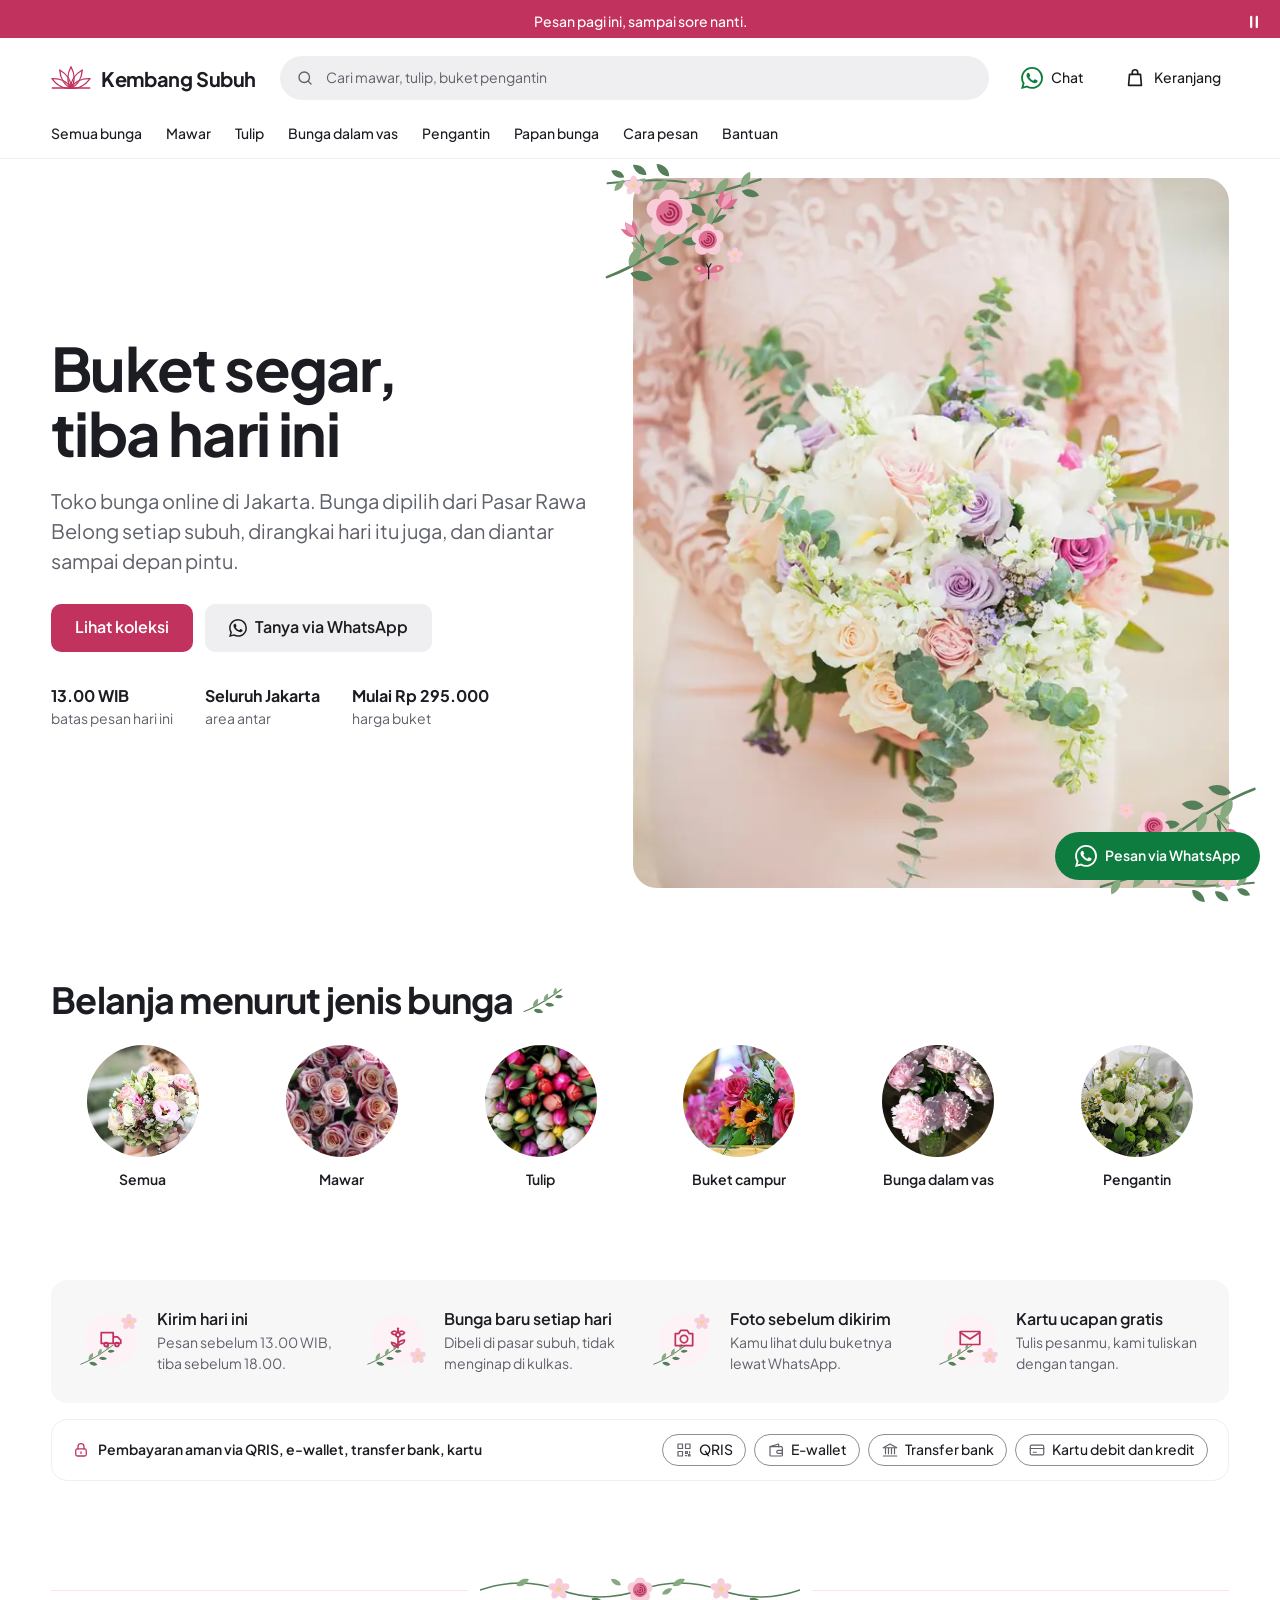
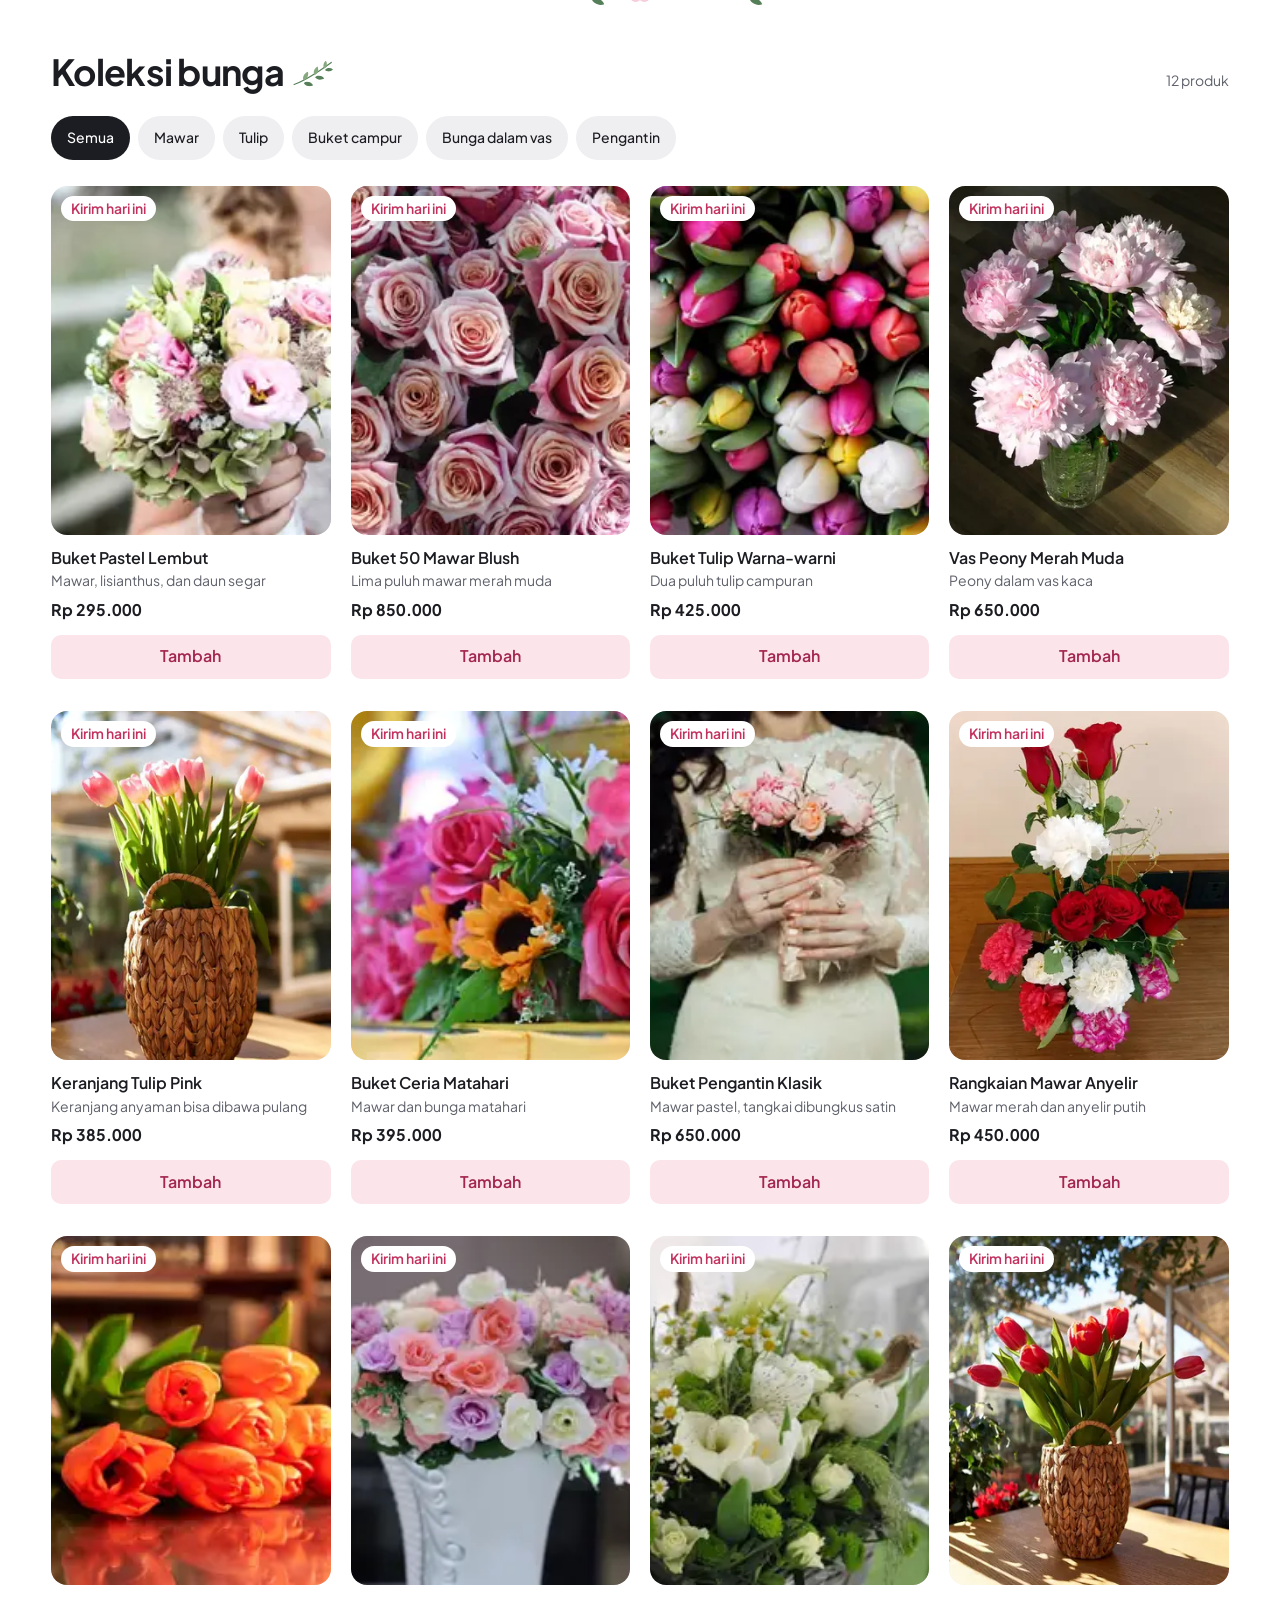
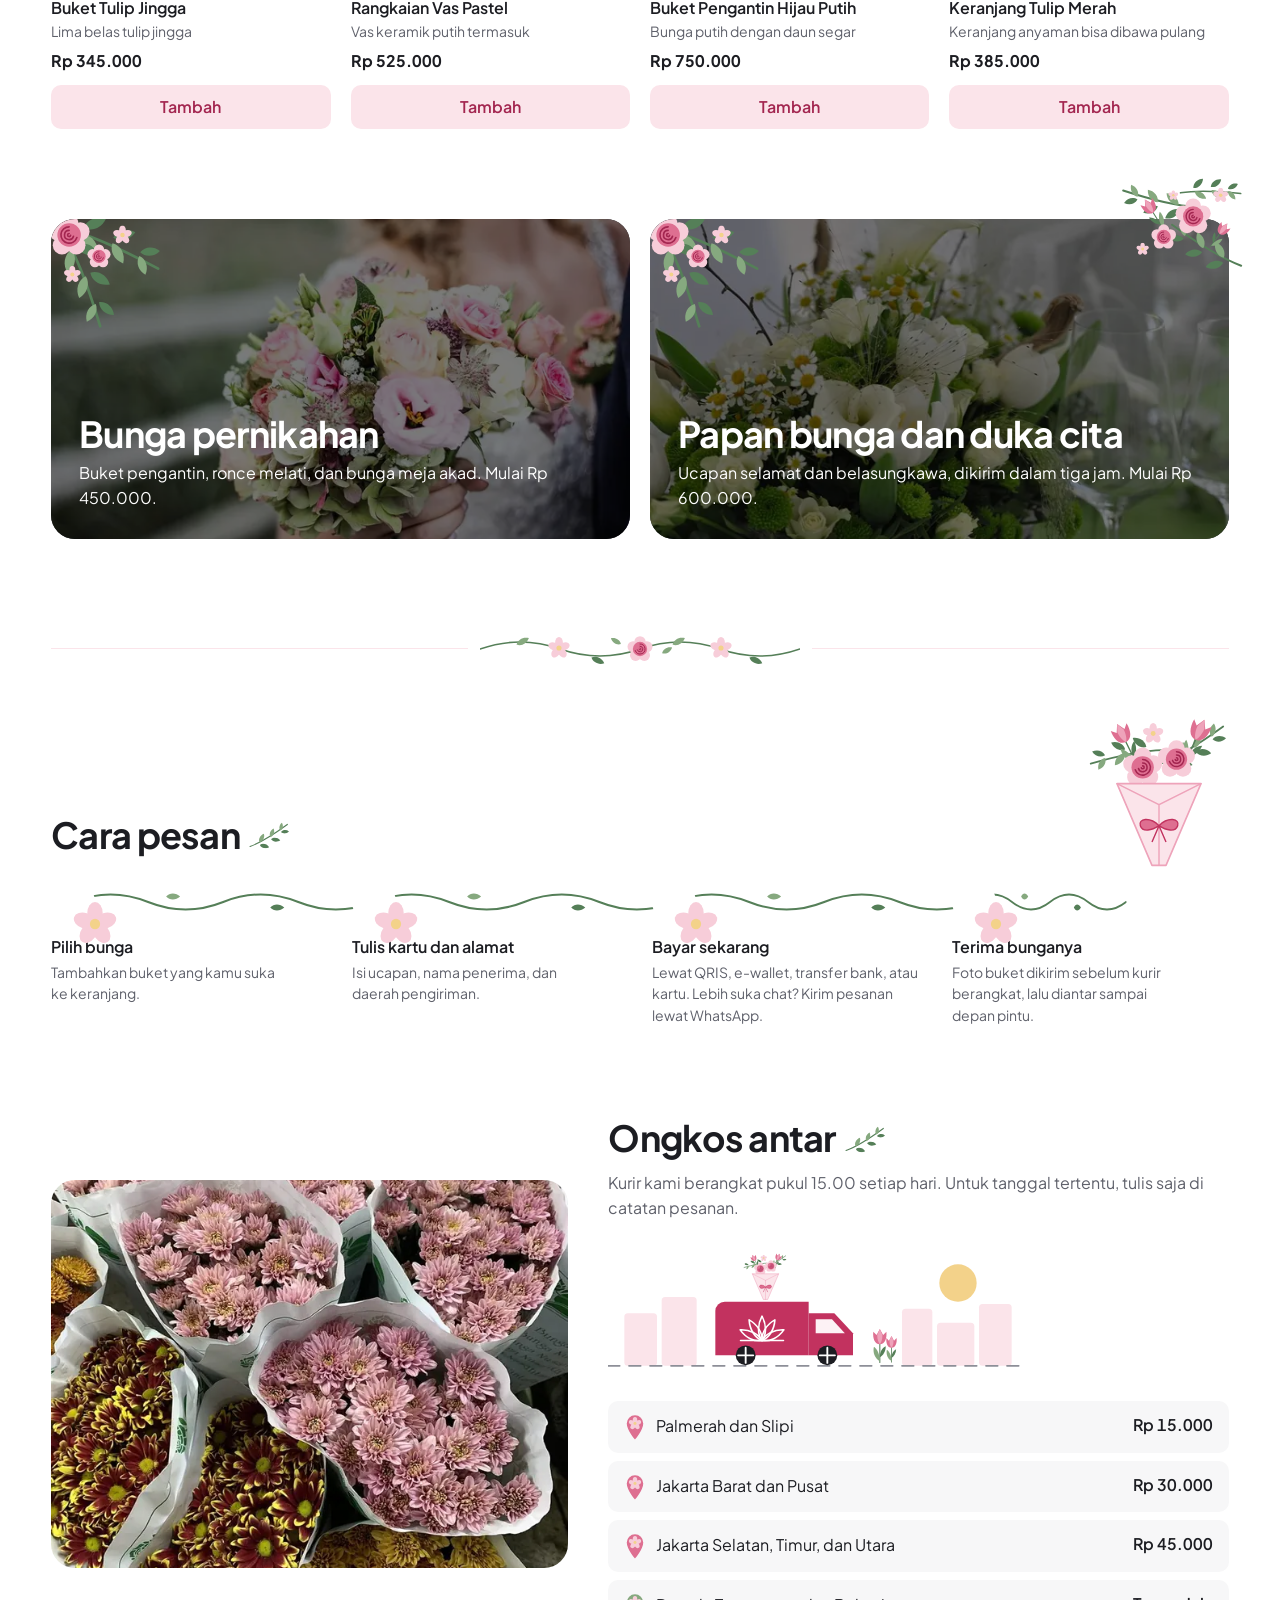
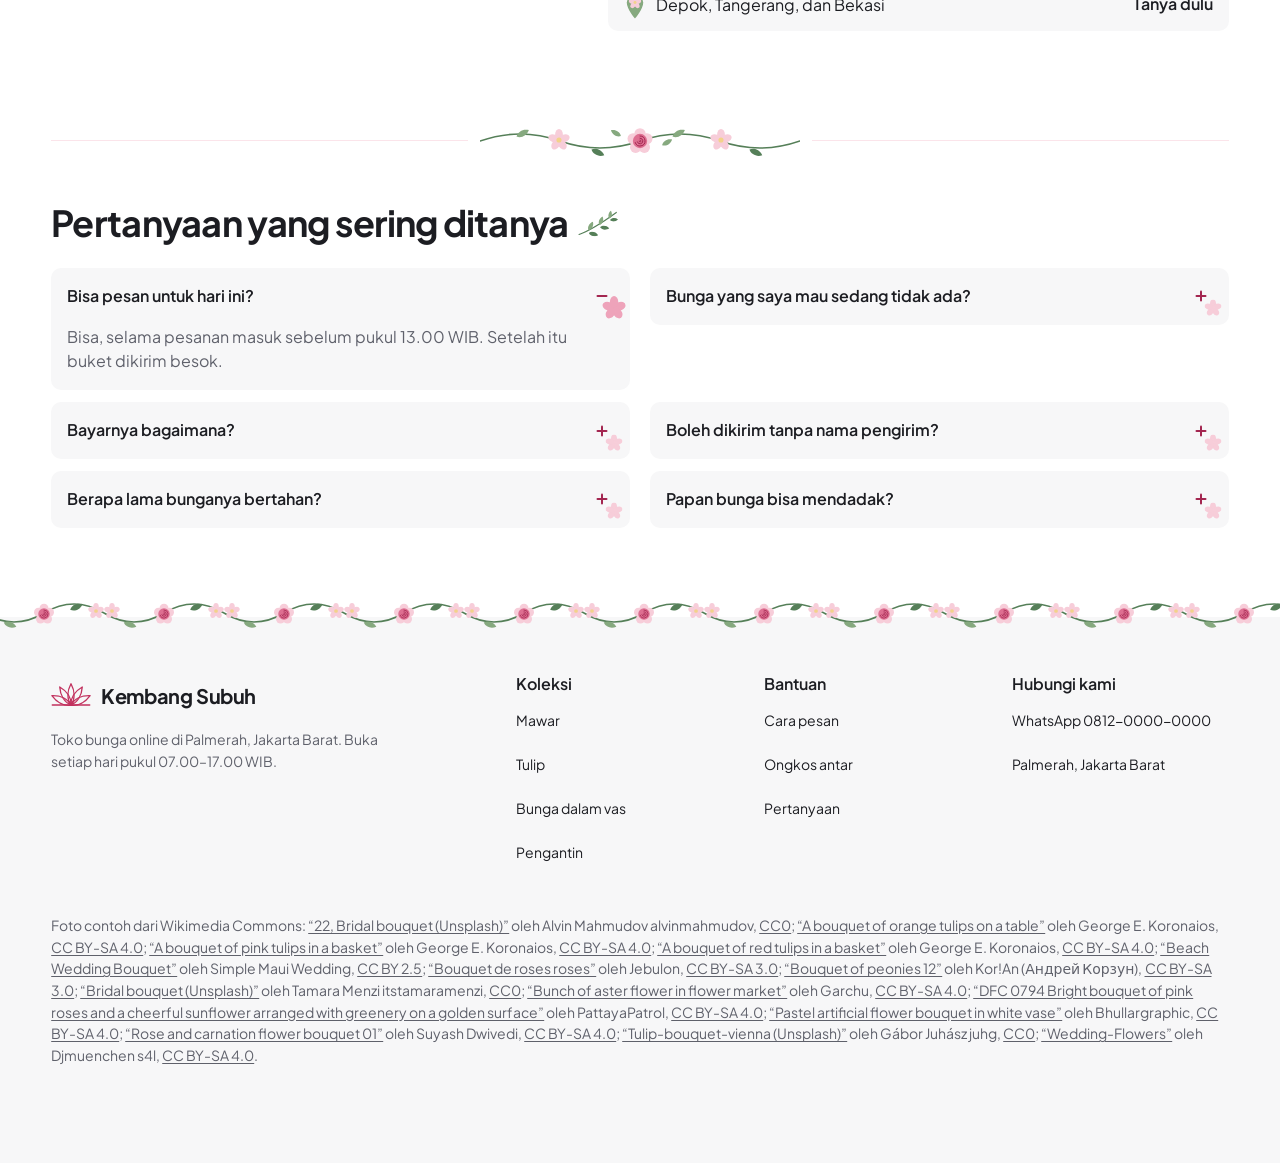
<file: index.html>
<!doctype html>
<html lang="id">
<head>
<meta charset="utf-8">
<meta name="viewport" content="width=device-width, initial-scale=1">
<title>Kembang Subuh, toko bunga online Jakarta</title>
<meta name="description" content="Pesan buket bunga segar online. Pesan sebelum pukul 13.00 WIB, sampai sore itu juga ke seluruh Jakarta.">
<link rel="icon" href="assets/logo/favicon.svg" type="image/svg+xml">
<link rel="preconnect" href="https://fonts.googleapis.com">
<link rel="preconnect" href="https://fonts.gstatic.com" crossorigin>
<link href="https://fonts.googleapis.com/css2?family=Plus+Jakarta+Sans:wght@400;500;600;700&display=swap" rel="stylesheet">
<link rel="stylesheet" href="design/tokens.css">
<link rel="stylesheet" href="styles.css">
<link rel="stylesheet" href="floral.css">
<script>
/* Marks JS as available, then shows the petal preloader once per session (never with reduced motion, never longer than 700 ms). */
(function (d, w) {
  var r = d.documentElement;
  r.classList.add('js');
  // Failsafe: if main.js did not load or broke before setting up the scroll reveal, drop .js so every card stays visible.
  d.addEventListener('DOMContentLoaded', function () { if (!r.classList.contains('ks-ready')) r.classList.remove('js'); });
  try {
    if (w.sessionStorage.getItem('ks-preloaded') || w.matchMedia('(prefers-reduced-motion: reduce)').matches) return;
    w.sessionStorage.setItem('ks-preloaded', '1');
  } catch (e) { return; }
  r.classList.add('ks-preload');
  var t0 = Date.now(), ended = false;
  function end() {
    if (ended) return;
    ended = true;
    r.classList.add('ks-preload-out');
    setTimeout(function () { r.classList.remove('ks-preload', 'ks-preload-out'); }, 180);
  }
  setTimeout(end, 520);
  d.addEventListener('DOMContentLoaded', function () { setTimeout(end, Math.max(0, 380 - (Date.now() - t0))); });
})(document, window);
</script>
</head>
<body>

<svg width="0" height="0" style="position:absolute" aria-hidden="true" focusable="false">
  <symbol id="logo" viewBox="0 0 64 44">
    <g fill="none" stroke="currentColor" stroke-width="2.2" stroke-linejoin="round" stroke-linecap="round">
      <g transform="translate(32 38)">
        <path d="M0 0C-6.5-9-6.5-22 0-34C6.5-22 6.5-9 0 0Z" transform="rotate(-64)"/>
        <path d="M0 0C-6.5-9-6.5-22 0-34C6.5-22 6.5-9 0 0Z" transform="rotate(-32)"/>
        <path d="M0 0C-6.5-9-6.5-22 0-34C6.5-22 6.5-9 0 0Z"/>
        <path d="M0 0C-6.5-9-6.5-22 0-34C6.5-22 6.5-9 0 0Z" transform="rotate(32)"/>
        <path d="M0 0C-6.5-9-6.5-22 0-34C6.5-22 6.5-9 0 0Z" transform="rotate(64)"/>
      </g>
      <path d="M2 38H62"/>
    </g>
  </symbol>
  <symbol id="wa" viewBox="0 0 24 24"><path fill="currentColor" d="M17.472 14.382c-.297-.149-1.758-.867-2.03-.967-.273-.099-.471-.148-.67.15-.197.297-.767.966-.94 1.164-.173.199-.347.223-.644.075-.297-.15-1.255-.463-2.39-1.475-.883-.788-1.48-1.761-1.653-2.059-.173-.297-.018-.458.13-.606.134-.133.298-.347.446-.52.149-.174.198-.298.298-.497.099-.198.05-.371-.025-.52-.075-.149-.669-1.612-.916-2.207-.242-.579-.487-.5-.669-.51-.173-.008-.371-.01-.57-.01-.198 0-.52.074-.792.372-.272.297-1.04 1.016-1.04 2.479 0 1.462 1.065 2.875 1.213 3.074.149.198 2.096 3.2 5.077 4.487.709.306 1.262.489 1.694.625.712.227 1.36.195 1.871.118.571-.085 1.758-.719 2.006-1.413.248-.694.248-1.289.173-1.413-.074-.124-.272-.198-.57-.347m-5.421 7.403h-.004a9.87 9.87 0 01-5.031-1.378l-.361-.214-3.741.982.998-3.648-.235-.374a9.86 9.86 0 01-1.51-5.26c.001-5.45 4.436-9.884 9.888-9.884 2.64 0 5.122 1.03 6.988 2.898a9.825 9.825 0 012.893 6.994c-.003 5.45-4.437 9.884-9.885 9.884m8.413-18.297A11.815 11.815 0 0012.05 0C5.495 0 .16 5.335.157 11.892c0 2.096.547 4.142 1.588 5.945L.057 24l6.305-1.654a11.882 11.882 0 005.683 1.448h.005c6.554 0 11.89-5.335 11.893-11.893a11.821 11.821 0 00-3.48-8.413z"/></symbol>
  <g id="line-icons" fill="none" stroke="currentColor" stroke-width="1.8" stroke-linecap="round" stroke-linejoin="round">
    <symbol id="i-search" viewBox="0 0 24 24"><g fill="none" stroke="currentColor" stroke-width="1.8" stroke-linecap="round" stroke-linejoin="round"><circle cx="11" cy="11" r="7"/><path d="m20 20-3.5-3.5"/></g></symbol>
    <symbol id="i-cart" viewBox="0 0 24 24"><g fill="none" stroke="currentColor" stroke-width="1.8" stroke-linecap="round" stroke-linejoin="round"><path d="M6 8h12l1 12H5L6 8Z"/><path d="M9 8V6a3 3 0 0 1 6 0v2"/></g></symbol>
    <symbol id="i-close" viewBox="0 0 24 24"><g fill="none" stroke="currentColor" stroke-width="1.8" stroke-linecap="round"><path d="M6 6l12 12M18 6 6 18"/></g></symbol>
    <symbol id="i-truck" viewBox="0 0 24 24"><g fill="none" stroke="currentColor" stroke-width="1.6" stroke-linecap="round" stroke-linejoin="round"><path d="M3 7h11v10H3zM14 11h4l3 3v3h-7z"/><circle cx="7.5" cy="18" r="1.8"/><circle cx="17.5" cy="18" r="1.8"/></g></symbol>
    <symbol id="i-flower" viewBox="0 0 24 24"><g fill="none" stroke="currentColor" stroke-width="1.6" stroke-linecap="round" stroke-linejoin="round"><circle cx="12" cy="9" r="2"/><path d="M12 7c-1-3 1-4 0-4s1 1 0 4ZM12 11v10M12 17c2-3 5-3 6-3 0 2-2 4-6 4M12 19c-2-2-4-3-6-3 0 2 2 4 6 4"/><path d="M10 9c-3 0-4-2-4-2s2-2 4-1M14 9c3 0 4-2 4-2s-2-2-4-1"/></g></symbol>
    <symbol id="i-camera" viewBox="0 0 24 24"><g fill="none" stroke="currentColor" stroke-width="1.6" stroke-linecap="round" stroke-linejoin="round"><path d="M4 8h3l2-3h6l2 3h3v11H4z"/><circle cx="12" cy="13" r="3.4"/></g></symbol>
    <symbol id="i-card" viewBox="0 0 24 24"><g fill="none" stroke="currentColor" stroke-width="1.6" stroke-linecap="round" stroke-linejoin="round"><path d="M3 6h18v12H3z"/><path d="m3 7 9 6 9-6"/></g></symbol>
    <symbol id="i-lock" viewBox="0 0 24 24"><g fill="none" stroke="currentColor" stroke-width="1.7" stroke-linecap="round" stroke-linejoin="round"><rect x="5" y="10.5" width="14" height="9.5" rx="2"/><path d="M8 10.5V7.5a4 4 0 0 1 8 0v3"/><path d="M12 14.5v2"/></g></symbol>
    <symbol id="i-qr" viewBox="0 0 24 24"><g fill="none" stroke="currentColor" stroke-width="1.6" stroke-linecap="round" stroke-linejoin="round"><path d="M4 4h6v6H4zM14 4h6v6h-6zM4 14h6v6H4z"/><path d="M14 14h2.5v2.5H14zM18 18h2v2h-2zM14 19.5h1.5M19.5 14v2"/></g></symbol>
    <symbol id="i-wallet" viewBox="0 0 24 24"><g fill="none" stroke="currentColor" stroke-width="1.6" stroke-linecap="round" stroke-linejoin="round"><path d="M4 7.5h15a1.5 1.5 0 0 1 1.5 1.5v9.5A1.5 1.5 0 0 1 19 20H5.5A1.5 1.5 0 0 1 4 18.5z"/><path d="M4 7.5 15.5 4v3.5"/><path d="M15 12.5h5.5v4H15a2 2 0 0 1 0-4Z"/></g></symbol>
    <symbol id="i-bank" viewBox="0 0 24 24"><g fill="none" stroke="currentColor" stroke-width="1.6" stroke-linecap="round" stroke-linejoin="round"><path d="M3 9 12 4l9 5"/><path d="M4 9h16M6 9v8M10 9v8M14 9v8M18 9v8M3 20h18"/></g></symbol>
    <symbol id="i-paycard" viewBox="0 0 24 24"><g fill="none" stroke="currentColor" stroke-width="1.6" stroke-linecap="round" stroke-linejoin="round"><rect x="3" y="5.5" width="18" height="13" rx="2"/><path d="M3 10h18M7 15h4"/></g></symbol>
  </g>

  <!-- Hand-drawn botanicals. Colours come from floral.css classes (f-*) that read the design tokens. -->
  <symbol id="fl-petal" viewBox="0 0 20 24"><path fill="currentColor" d="M10 1C16.5 6 18.5 15 10 23 1.5 15 3.5 6 10 1Z"/><path fill="none" stroke="currentColor" stroke-opacity=".35" stroke-width="1" stroke-linecap="round" d="M10 5v14"/></symbol>
  <symbol id="fl-bloom-solid" viewBox="-12 -12 24 24"><g fill="currentColor"><ellipse cx="0" cy="-6" rx="4.2" ry="6"/><ellipse cx="0" cy="-6" rx="4.2" ry="6" transform="rotate(72)"/><ellipse cx="0" cy="-6" rx="4.2" ry="6" transform="rotate(144)"/><ellipse cx="0" cy="-6" rx="4.2" ry="6" transform="rotate(216)"/><ellipse cx="0" cy="-6" rx="4.2" ry="6" transform="rotate(288)"/></g></symbol>
  <symbol id="fl-blossom" viewBox="-12 -12 24 24">
    <g class="f-petal"><ellipse cx="0" cy="-6" rx="4.2" ry="6"/><ellipse cx="0" cy="-6" rx="4.2" ry="6" transform="rotate(72)"/><ellipse cx="0" cy="-6" rx="4.2" ry="6" transform="rotate(144)"/><ellipse cx="0" cy="-6" rx="4.2" ry="6" transform="rotate(216)"/><ellipse cx="0" cy="-6" rx="4.2" ry="6" transform="rotate(288)"/></g>
    <circle class="f-pollen" r="2.8"/>
  </symbol>
  <symbol id="fl-rose" viewBox="0 0 48 48">
    <g class="f-petal"><circle cx="24" cy="12.5" r="9"/><circle cx="35" cy="20.5" r="9"/><circle cx="31" cy="34" r="9"/><circle cx="17" cy="34" r="9"/><circle cx="13" cy="20.5" r="9"/></g>
    <circle class="f-bloom" cx="24" cy="24" r="11.5"/>
    <path class="f-swirl" d="M24 16a8 8 0 1 1-7.6 10.5M24 19.5a4.5 4.5 0 1 1-4.3 5.8M24 22.5a1.5 1.5 0 1 1-1.4 1.9"/>
  </symbol>
  <symbol id="fl-tulip" viewBox="0 0 32 56">
    <path class="f-stem" d="M16 26v29"/>
    <path class="f-leaf" d="M16 53C8 49 5 39 7 31c5 4 9 11 9 22Z"/>
    <path class="f-leaf-deep" d="M16 47c5-3 9-9 9-17-6 3-9 9-9 17Z"/>
    <path class="f-bloom" d="M6 8l5 5 5-9 5 9 5-5c1 10-2 19-10 19S5 18 6 8Z"/>
    <path class="f-petal-mid" d="M16 4l-4 9c0 7 2 12 4 14 2-2 4-7 4-14Z"/>
  </symbol>
  <symbol id="fl-leaf" viewBox="0 0 18 8"><path d="M1 4c4-4.5 11-4.5 16 0-5 4.5-12 4.5-16 0Z"/></symbol>
  <symbol id="fl-sprig" viewBox="0 0 60 40">
    <path class="f-stem" d="M3 37C19 31 35 21 57 5"/>
    <use class="f-leaf" href="#fl-leaf" x="0" y="0" width="16" height="7" transform="translate(13 30) rotate(-62)"/>
    <use class="f-leaf-deep" href="#fl-leaf" x="0" y="0" width="16" height="7" transform="translate(17 31) rotate(14)"/>
    <use class="f-leaf" href="#fl-leaf" x="0" y="0" width="15" height="7" transform="translate(29 23) rotate(-70)"/>
    <use class="f-leaf-deep" href="#fl-leaf" x="0" y="0" width="15" height="7" transform="translate(33 23) rotate(6)"/>
    <use class="f-leaf" href="#fl-leaf" x="0" y="0" width="13" height="6" transform="translate(44 14) rotate(-80)"/>
    <use class="f-leaf-deep" href="#fl-leaf" x="0" y="0" width="13" height="6" transform="translate(47 13) rotate(-4)"/>
  </symbol>
  <symbol id="fl-spray" viewBox="0 0 200 160">
    <use href="#fl-sprig" x="0" y="74" width="120" height="80"/>
    <use href="#fl-sprig" x="78" y="4" width="112" height="75" transform="rotate(18 134 41)"/>
    <use href="#fl-sprig" x="8" y="6" width="90" height="60" transform="rotate(-150 53 36)"/>
    <use href="#fl-tulip" x="126" y="36" width="34" height="60" transform="rotate(32 143 66)"/>
    <use href="#fl-tulip" x="26" y="74" width="28" height="50" transform="rotate(-36 40 99)"/>
    <use href="#fl-rose" x="48" y="38" width="66" height="66"/>
    <use href="#fl-rose" x="104" y="80" width="46" height="46"/>
    <use href="#fl-blossom" x="26" y="26" width="24" height="24"/>
    <use href="#fl-blossom" x="150" y="112" width="20" height="20"/>
    <use href="#fl-blossom" x="104" y="30" width="16" height="16"/>
  </symbol>
  <symbol id="fl-vine" viewBox="0 0 320 40">
    <path class="f-stem" d="M0 20Q40 6 80 20T160 20T240 20T320 20"/>
    <use class="f-leaf" href="#fl-leaf" width="16" height="7" transform="translate(34 13) rotate(-28)"/>
    <use class="f-leaf-deep" href="#fl-leaf" width="16" height="7" transform="translate(112 25) rotate(24)"/>
    <use class="f-leaf" href="#fl-leaf" width="16" height="7" transform="translate(190 13) rotate(-28)"/>
    <use class="f-leaf-deep" href="#fl-leaf" width="16" height="7" transform="translate(270 25) rotate(24)"/>
    <use class="f-leaf" href="#fl-leaf" width="13" height="6" transform="translate(140 18) rotate(-150)"/>
    <use class="f-leaf" href="#fl-leaf" width="13" height="6" transform="translate(180 22) rotate(-30)"/>
    <use href="#fl-blossom" x="68" y="8" width="22" height="22"/>
    <use href="#fl-blossom" x="230" y="8" width="22" height="22"/>
    <use href="#fl-rose" x="145" y="5" width="30" height="30"/>
  </symbol>
  <symbol id="fl-bouquet" viewBox="0 0 120 140">
    <use href="#fl-sprig" x="2" y="22" width="60" height="40" transform="rotate(-160 32 42)"/>
    <use href="#fl-sprig" x="58" y="10" width="60" height="40"/>
    <use href="#fl-tulip" x="78" y="4" width="26" height="46" transform="rotate(24 91 27)"/>
    <use href="#fl-tulip" x="20" y="8" width="24" height="42" transform="rotate(-26 32 29)"/>
    <use href="#fl-rose" x="26" y="30" width="40" height="40"/>
    <use href="#fl-rose" x="56" y="24" width="38" height="38"/>
    <use href="#fl-blossom" x="46" y="12" width="18" height="18"/>
    <path class="f-paper" d="M24 64h72L66 134h-12Z"/>
    <path class="f-paper-line" d="M24 64l36 18 36-18M60 82v52"/>
    <path class="f-ribbon" d="M60 100c-8-8-18-6-16 0s10 4 16 0c6 4 14 6 16 0s-8-8-16 0Zm0 0-6 14m6-14 6 14"/>
  </symbol>
  <symbol id="fl-basket" viewBox="0 0 160 120">
    <path class="f-handle" d="M42 60C42 22 118 22 118 60"/>
    <use href="#fl-sprig" x="60" y="18" width="58" height="40" transform="rotate(-8 89 38)"/>
    <use href="#fl-tulip" x="46" y="18" width="24" height="42" transform="rotate(-18 58 39)"/>
    <path class="f-paper" d="M28 58h104l-11 46a6 6 0 0 1-6 4H45a6 6 0 0 1-6-4Z"/>
    <path class="f-paper-line" d="M32 72h96M36 86h88M40 99h80M56 58l5 50M80 58v50M104 58l-5 50"/>
    <use class="f-petal-mid" href="#fl-petal" x="18" y="104" width="10" height="12" transform="rotate(-60 23 110)"/>
    <use class="f-bloom" href="#fl-petal" x="134" y="100" width="9" height="11" transform="rotate(40 138 105)"/>
    <use class="f-petal-mid" href="#fl-petal" x="144" y="108" width="7" height="9" transform="rotate(100 147 112)"/>
  </symbol>
  <symbol id="fl-wing" viewBox="0 0 20 24"><path class="f-bloom" d="M0 12C2 3 12-1 18 3c3 3-1 9-18 9Z"/><path class="f-petal-mid" d="M0 12c9 0 15 3 13 8-2 4-9 2-13-8Z"/><circle class="f-pollen" cx="12" cy="6" r="1.8"/></symbol>
  <symbol id="fl-ring" viewBox="-64 -64 128 128">
    <use class="f-petal-mid" href="#fl-petal" x="-6" y="-64" width="12" height="15"/>
    <use class="f-bloom" href="#fl-petal" x="-6" y="-64" width="12" height="15" transform="rotate(45)"/>
    <use class="f-petal-mid" href="#fl-petal" x="-6" y="-64" width="12" height="15" transform="rotate(90)"/>
    <use class="f-bloom" href="#fl-petal" x="-6" y="-64" width="12" height="15" transform="rotate(135)"/>
    <use class="f-petal-mid" href="#fl-petal" x="-6" y="-64" width="12" height="15" transform="rotate(180)"/>
    <use class="f-bloom" href="#fl-petal" x="-6" y="-64" width="12" height="15" transform="rotate(225)"/>
    <use class="f-petal-mid" href="#fl-petal" x="-6" y="-64" width="12" height="15" transform="rotate(270)"/>
    <use class="f-bloom" href="#fl-petal" x="-6" y="-64" width="12" height="15" transform="rotate(315)"/>
  </symbol>
  <symbol id="fl-pin" viewBox="0 0 24 30"><path d="M12 29S3 18.5 3 11.5a9 9 0 0 1 18 0C21 18.5 12 29 12 29Z"/></symbol>
  <symbol id="fl-corner" viewBox="0 0 120 120">
    <use href="#fl-sprig" width="96" height="64" transform="translate(112 8) rotate(188) translate(-5 -59)"/>
    <use href="#fl-sprig" width="96" height="64" transform="translate(112 8) rotate(143) translate(-5 -59)"/>
    <use href="#fl-rose" x="62" y="22" width="26" height="26"/>
    <use href="#fl-rose" x="80" y="-8" width="46" height="46"/>
    <use href="#fl-blossom" x="44" y="6" width="18" height="18"/>
    <use href="#fl-blossom" x="92" y="44" width="16" height="16"/>
  </symbol>
  <pattern id="fl-garland" width="120" height="40" patternUnits="userSpaceOnUse">
    <path class="f-stem" d="M0 16Q30 34 60 16T120 16"/>
    <use class="f-leaf" href="#fl-leaf" width="15" height="7" transform="translate(20 22) rotate(18)"/>
    <use class="f-leaf-deep" href="#fl-leaf" width="15" height="7" transform="translate(84 10) rotate(-24)"/>
    <use href="#fl-rose" x="48" y="5" width="24" height="24"/>
    <use href="#fl-blossom" x="104" y="6" width="16" height="16"/>
    <use href="#fl-blossom" x="0" y="6" width="16" height="16"/>
  </pattern>
  <pattern id="fl-edge" width="14" height="22" patternUnits="userSpaceOnUse">
    <path class="f-petal" d="M0 1C11 4 13 17 0 21Z"/>
  </pattern>
</svg>

<div class="preload" aria-hidden="true">
  <svg class="preload-art" viewBox="-60 -60 120 120" focusable="false">
    <g class="preload-petals">
      <use class="pl-petal" style="--i:0" href="#fl-petal" x="-8" y="-50" width="16" height="22"/>
      <use class="pl-petal pl-alt" style="--i:1" href="#fl-petal" x="-8" y="-50" width="16" height="22"/>
      <use class="pl-petal" style="--i:2" href="#fl-petal" x="-8" y="-50" width="16" height="22"/>
      <use class="pl-petal pl-alt" style="--i:3" href="#fl-petal" x="-8" y="-50" width="16" height="22"/>
      <use class="pl-petal" style="--i:4" href="#fl-petal" x="-8" y="-50" width="16" height="22"/>
      <use class="pl-petal pl-alt" style="--i:5" href="#fl-petal" x="-8" y="-50" width="16" height="22"/>
      <use class="pl-petal" style="--i:6" href="#fl-petal" x="-8" y="-50" width="16" height="22"/>
      <use class="pl-petal pl-alt" style="--i:7" href="#fl-petal" x="-8" y="-50" width="16" height="22"/>
    </g>
    <use class="pl-logo" href="#logo" x="-22" y="-17" width="44" height="30"/>
  </svg>
</div>

<a class="skip" href="#koleksi">Langsung ke koleksi</a>

<p class="promo" aria-live="off"><span class="promo-msg" data-batas>Pesan sebelum pukul 13.00 WIB, sampai sore itu juga.</span> <span class="promo-msg promo-extra">Kartu ucapan gratis untuk semua pesanan.</span> <span class="promo-msg promo-more">Foto buket dikirim lewat WhatsApp sebelum kurir berangkat.</span></p>

<header class="site">
  <div class="site-row">
    <a class="brand" href="#atas" aria-label="Kembang Subuh, ke atas halaman">
      <svg class="brand-mark" aria-hidden="true"><use href="#logo"></use></svg>
      <span>Kembang Subuh</span>
    </a>
    <form class="search" role="search" id="search-form">
      <label class="sr" for="search">Cari bunga</label>
      <svg class="ico-sm" aria-hidden="true"><use href="#i-search"></use></svg>
      <input id="search" type="search" placeholder="Cari mawar, tulip, buket pengantin" autocomplete="off">
    </form>
    <a class="icon-btn wa-link" href="https://wa.me/6281200000000" aria-label="Chat WhatsApp"><svg class="ico" aria-hidden="true"><use href="#wa"></use></svg><span class="icon-text">Chat</span></a>
    <a class="icon-btn" id="cart-open" href="#keranjang" aria-label="Buka keranjang"><svg class="ico" aria-hidden="true"><use href="#i-cart"></use></svg><span class="icon-text">Keranjang</span><span class="count" id="cart-count" hidden>0</span></a>
  </div>
  <nav class="site-nav" aria-label="Kategori">
    <a href="#koleksi" data-filter="semua">Semua bunga</a>
    <a href="#koleksi" data-filter="mawar">Mawar</a>
    <a href="#koleksi" data-filter="tulip">Tulip</a>
    <a href="#koleksi" data-filter="vas">Bunga dalam vas</a>
    <a href="#koleksi" data-filter="pengantin">Pengantin</a>
    <a href="#khusus">Papan bunga</a>
    <a href="#cara">Cara pesan</a>
    <a href="#tanya">Bantuan</a>
  </nav>
</header>

<main id="atas">
  <section class="hero">
    <div class="hero-text">
      <h1>Buket segar,<br> tiba hari ini</h1>
      <p class="hero-lead">Toko bunga online di Jakarta. Bunga dipilih dari Pasar Rawa Belong setiap subuh, dirangkai hari itu juga, dan diantar sampai depan pintu.</p>
      <div class="hero-action">
        <a class="btn" href="#koleksi">Lihat koleksi</a>
        <a class="btn btn-quiet" href="https://wa.me/6281200000000"><svg class="ico-sm" aria-hidden="true"><use href="#wa"></use></svg>Tanya via WhatsApp</a>
      </div>
      <ul class="hero-facts">
        <li><b>13.00 WIB</b> batas pesan hari ini</li>
        <li><b>Seluruh Jakarta</b> area antar</li>
        <li><b>Mulai Rp 295.000</b> harga buket</li>
      </ul>
    </div>
    <div class="hero-visual">
      <div class="hero-photo">
        <img srcset="assets/webp/beach-wedding-bouquet-320.webp 320w, assets/webp/beach-wedding-bouquet-640.webp 640w, assets/webp/beach-wedding-bouquet-960.webp 960w, assets/webp/beach-wedding-bouquet-1068.webp 1068w" sizes="(max-width: 820px) calc(100vw - 32px), 600px" src="assets/beach-wedding-bouquet.jpg" width="1920" height="2877" fetchpriority="high" alt="Buket bunga putih dan ungu dengan daun eukaliptus">
      </div>
      <svg class="hero-spray hero-spray-a" viewBox="0 0 200 160" aria-hidden="true" focusable="false"><use href="#fl-spray"/></svg>
      <svg class="hero-spray hero-spray-b" viewBox="0 0 200 160" aria-hidden="true" focusable="false"><use href="#fl-spray"/></svg>
      <span class="butterfly" data-live aria-hidden="true"><svg viewBox="-21 -13 42 26" focusable="false"><g transform="scale(-1 1)"><use class="bf-wing" href="#fl-wing" y="-12" width="20" height="24"/></g><use class="bf-wing" href="#fl-wing" y="-12" width="20" height="24"/><path class="bf-body" d="M0-7v14M0-7l-3-5M0-7l3-5"/></svg></span>
    </div>
  </section>

  <section class="cats" aria-labelledby="cats-title">
    <h2 id="cats-title">Belanja menurut jenis bunga<svg class="h-sprig" viewBox="0 0 60 40" aria-hidden="true" focusable="false"><use href="#fl-sprig"/></svg></h2>
    <ul class="cat-row">
      <li><a class="cat" href="#koleksi" data-filter="semua"><span class="cat-photo"><svg class="cat-ring" viewBox="-64 -64 128 128" aria-hidden="true" focusable="false"><use href="#fl-ring"/></svg><img srcset="assets/webp/bridal-bouquet-unsplash-320.webp 320w, assets/webp/bridal-bouquet-unsplash-640.webp 640w, assets/webp/bridal-bouquet-unsplash-960.webp 960w, assets/webp/bridal-bouquet-unsplash-1200.webp 1200w" sizes="112px" src="assets/bridal-bouquet-unsplash.jpg" width="1920" height="1280" alt="" loading="lazy" decoding="async"></span><span class="cat-name">Semua</span></a></li>
      <li><a class="cat" href="#koleksi" data-filter="mawar"><span class="cat-photo"><svg class="cat-ring" viewBox="-64 -64 128 128" aria-hidden="true" focusable="false"><use href="#fl-ring"/></svg><img srcset="assets/webp/bouquet-de-roses-roses-320.webp 320w, assets/webp/bouquet-de-roses-roses-640.webp 640w, assets/webp/bouquet-de-roses-roses-960.webp 960w, assets/webp/bouquet-de-roses-roses-1200.webp 1200w" sizes="112px" src="assets/bouquet-de-roses-roses.jpg" width="1920" height="1440" alt="" loading="lazy" decoding="async"></span><span class="cat-name">Mawar</span></a></li>
      <li><a class="cat" href="#koleksi" data-filter="tulip"><span class="cat-photo"><svg class="cat-ring" viewBox="-64 -64 128 128" aria-hidden="true" focusable="false"><use href="#fl-ring"/></svg><img srcset="assets/webp/tulip-bouquet-vienna-unsplash-320.webp 320w, assets/webp/tulip-bouquet-vienna-unsplash-640.webp 640w, assets/webp/tulip-bouquet-vienna-unsplash-960.webp 960w, assets/webp/tulip-bouquet-vienna-unsplash-1200.webp 1200w" sizes="112px" src="assets/tulip-bouquet-vienna-unsplash.jpg" width="1920" height="1440" alt="" loading="lazy" decoding="async"></span><span class="cat-name">Tulip</span></a></li>
      <li><a class="cat" href="#koleksi" data-filter="campur"><span class="cat-photo"><svg class="cat-ring" viewBox="-64 -64 128 128" aria-hidden="true" focusable="false"><use href="#fl-ring"/></svg><img srcset="assets/webp/dfc-0794-bright-bouquet-of-pink-roses-320.webp 320w, assets/webp/dfc-0794-bright-bouquet-of-pink-roses-640.webp 640w, assets/webp/dfc-0794-bright-bouquet-of-pink-roses-960.webp 960w, assets/webp/dfc-0794-bright-bouquet-of-pink-roses-1200.webp 1200w" sizes="112px" src="assets/dfc-0794-bright-bouquet-of-pink-roses.jpg" width="1920" height="1280" alt="" loading="lazy" decoding="async"></span><span class="cat-name">Buket campur</span></a></li>
      <li><a class="cat" href="#koleksi" data-filter="vas"><span class="cat-photo"><svg class="cat-ring" viewBox="-64 -64 128 128" aria-hidden="true" focusable="false"><use href="#fl-ring"/></svg><img srcset="assets/webp/bouquet-of-peonies-12-320.webp 320w, assets/webp/bouquet-of-peonies-12-640.webp 640w, assets/webp/bouquet-of-peonies-12-900.webp 900w" sizes="112px" src="assets/bouquet-of-peonies-12.jpg" width="1920" height="2560" alt="" loading="lazy" decoding="async"></span><span class="cat-name">Bunga dalam vas</span></a></li>
      <li><a class="cat" href="#koleksi" data-filter="pengantin"><span class="cat-photo"><svg class="cat-ring" viewBox="-64 -64 128 128" aria-hidden="true" focusable="false"><use href="#fl-ring"/></svg><img srcset="assets/webp/wedding-flowers-320.webp 320w, assets/webp/wedding-flowers-640.webp 640w, assets/webp/wedding-flowers-960.webp 960w, assets/webp/wedding-flowers-1200.webp 1200w" sizes="112px" src="assets/wedding-flowers.jpg" width="1920" height="1275" alt="" loading="lazy" decoding="async"></span><span class="cat-name">Pengantin</span></a></li>
    </ul>
  </section>

  <section class="usp" aria-labelledby="usp-title">
    <h2 id="usp-title" class="sr">Kenapa pesan di Kembang Subuh</h2>
    <ul class="usp-row">
      <li><svg class="usp-art" viewBox="0 0 64 64" aria-hidden="true" focusable="false"><circle class="v-disc" cx="32" cy="32" r="26"/><use class="v-sprig" href="#fl-sprig" x="0" y="34" width="36" height="24"/><use class="v-bloom" href="#fl-blossom" x="42" y="6" width="16" height="16"/><use class="v-icon" href="#i-truck" x="19" y="17" width="26" height="26"/></svg><div><h3>Kirim hari ini</h3><p>Pesan sebelum 13.00 WIB, tiba sebelum 18.00.</p></div></li>
      <li><svg class="usp-art" viewBox="0 0 64 64" aria-hidden="true" focusable="false"><circle class="v-disc" cx="32" cy="32" r="26"/><use class="v-sprig" href="#fl-sprig" x="0" y="34" width="36" height="24"/><use class="v-bloom" href="#fl-blossom" x="44" y="40" width="16" height="16"/><use class="v-icon" href="#i-flower" x="19" y="17" width="26" height="26"/></svg><div><h3>Bunga baru setiap hari</h3><p>Dibeli di pasar subuh, tidak menginap di kulkas.</p></div></li>
      <li><svg class="usp-art" viewBox="0 0 64 64" aria-hidden="true" focusable="false"><circle class="v-disc" cx="32" cy="32" r="26"/><use class="v-sprig" href="#fl-sprig" x="0" y="34" width="36" height="24"/><use class="v-bloom" href="#fl-blossom" x="42" y="6" width="16" height="16"/><use class="v-icon" href="#i-camera" x="19" y="17" width="26" height="26"/></svg><div><h3>Foto sebelum dikirim</h3><p>Kamu lihat dulu buketnya lewat WhatsApp.</p></div></li>
      <li><svg class="usp-art" viewBox="0 0 64 64" aria-hidden="true" focusable="false"><circle class="v-disc" cx="32" cy="32" r="26"/><use class="v-sprig" href="#fl-sprig" x="0" y="34" width="36" height="24"/><use class="v-bloom" href="#fl-blossom" x="44" y="40" width="16" height="16"/><use class="v-icon" href="#i-card" x="19" y="17" width="26" height="26"/></svg><div><h3>Kartu ucapan gratis</h3><p>Tulis pesanmu, kami tuliskan dengan tangan.</p></div></li>
    </ul>
    <div class="trust">
      <p class="trust-title"><svg class="ico-sm" aria-hidden="true"><use href="#i-lock"></use></svg>Pembayaran aman via QRIS, e-wallet, transfer bank, kartu</p>
      <ul class="trust-badges" aria-label="Metode pembayaran">
        <li><svg class="ico-sm" aria-hidden="true"><use href="#i-qr"></use></svg>QRIS</li>
        <li><svg class="ico-sm" aria-hidden="true"><use href="#i-wallet"></use></svg>E-wallet</li>
        <li><svg class="ico-sm" aria-hidden="true"><use href="#i-bank"></use></svg>Transfer bank</li>
        <li><svg class="ico-sm" aria-hidden="true"><use href="#i-paycard"></use></svg>Kartu debit dan kredit</li>
      </ul>
    </div>
  </section>

  <div class="divider" aria-hidden="true"><svg class="divider-art" viewBox="0 0 320 40" focusable="false"><use href="#fl-vine"/></svg></div>

  <section class="koleksi" id="koleksi">
    <div class="koleksi-head">
      <h2>Koleksi bunga<svg class="h-sprig" viewBox="0 0 60 40" aria-hidden="true" focusable="false"><use href="#fl-sprig"/></svg></h2>
      <p class="koleksi-count" id="result-count" aria-live="polite">12 produk</p>
    </div>
    <div class="pills" id="pills" role="group" aria-label="Saring menurut jenis">
        <button type="button" class="pill" data-filter="semua" aria-pressed="true">Semua</button>
        <button type="button" class="pill" data-filter="mawar" aria-pressed="false">Mawar</button>
        <button type="button" class="pill" data-filter="tulip" aria-pressed="false">Tulip</button>
        <button type="button" class="pill" data-filter="campur" aria-pressed="false">Buket campur</button>
        <button type="button" class="pill" data-filter="vas" aria-pressed="false">Bunga dalam vas</button>
        <button type="button" class="pill" data-filter="pengantin" aria-pressed="false">Pengantin</button>
    </div>
    <ul class="grid" id="grid">
        <li class="card" data-id="pastel" data-name="Buket Pastel Lembut" data-price="295000" data-cat="campur">
          <div class="card-photo">
            <img srcset="assets/webp/bridal-bouquet-unsplash-320.webp 320w, assets/webp/bridal-bouquet-unsplash-640.webp 640w, assets/webp/bridal-bouquet-unsplash-960.webp 960w, assets/webp/bridal-bouquet-unsplash-1200.webp 1200w" sizes="(max-width: 820px) calc(50vw - 24px), (max-width: 1080px) calc(33vw - 28px), 280px" src="assets/bridal-bouquet-unsplash.jpg" width="1920" height="1280" alt="Buket bunga pastel merah muda dan hijau" loading="lazy" decoding="async" style="object-position:50% 50%">
            <span class="badge">Kirim hari ini</span>
          </div>
          <h3 class="card-name">Buket Pastel Lembut</h3>
          <p class="card-note">Mawar, lisianthus, dan daun segar</p>
          <p class="card-price">Rp 295.000</p>
          <a class="btn btn-soft btn-sm" data-add href="https://wa.me/6281200000000?text=Halo%20Kembang%20Subuh%2C%20saya%20mau%20pesan%20Buket%20Pastel%20Lembut." aria-label="Tambahkan Buket Pastel Lembut ke keranjang">Tambah</a>
        </li>
        <li class="card" data-id="blush" data-name="Buket 50 Mawar Blush" data-price="850000" data-cat="mawar">
          <div class="card-photo">
            <img srcset="assets/webp/bouquet-de-roses-roses-320.webp 320w, assets/webp/bouquet-de-roses-roses-640.webp 640w, assets/webp/bouquet-de-roses-roses-960.webp 960w, assets/webp/bouquet-de-roses-roses-1200.webp 1200w" sizes="(max-width: 820px) calc(50vw - 24px), (max-width: 1080px) calc(33vw - 28px), 280px" src="assets/bouquet-de-roses-roses.jpg" width="1920" height="1440" alt="Rangkaian rapat mawar merah muda" loading="lazy" decoding="async" style="object-position:50% 50%">
            <span class="badge">Kirim hari ini</span>
          </div>
          <h3 class="card-name">Buket 50 Mawar Blush</h3>
          <p class="card-note">Lima puluh mawar merah muda</p>
          <p class="card-price">Rp 850.000</p>
          <a class="btn btn-soft btn-sm" data-add href="https://wa.me/6281200000000?text=Halo%20Kembang%20Subuh%2C%20saya%20mau%20pesan%20Buket%2050%20Mawar%20Blush." aria-label="Tambahkan Buket 50 Mawar Blush ke keranjang">Tambah</a>
        </li>
        <li class="card" data-id="warna" data-name="Buket Tulip Warna-warni" data-price="425000" data-cat="tulip">
          <div class="card-photo">
            <img srcset="assets/webp/tulip-bouquet-vienna-unsplash-320.webp 320w, assets/webp/tulip-bouquet-vienna-unsplash-640.webp 640w, assets/webp/tulip-bouquet-vienna-unsplash-960.webp 960w, assets/webp/tulip-bouquet-vienna-unsplash-1200.webp 1200w" sizes="(max-width: 820px) calc(50vw - 24px), (max-width: 1080px) calc(33vw - 28px), 280px" src="assets/tulip-bouquet-vienna-unsplash.jpg" width="1920" height="1440" alt="Tulip merah muda, putih, dan kuning" loading="lazy" decoding="async" style="object-position:50% 50%">
            <span class="badge">Kirim hari ini</span>
          </div>
          <h3 class="card-name">Buket Tulip Warna-warni</h3>
          <p class="card-note">Dua puluh tulip campuran</p>
          <p class="card-price">Rp 425.000</p>
          <a class="btn btn-soft btn-sm" data-add href="https://wa.me/6281200000000?text=Halo%20Kembang%20Subuh%2C%20saya%20mau%20pesan%20Buket%20Tulip%20Warna-warni." aria-label="Tambahkan Buket Tulip Warna-warni ke keranjang">Tambah</a>
        </li>
        <li class="card" data-id="peony" data-name="Vas Peony Merah Muda" data-price="650000" data-cat="vas">
          <div class="card-photo">
            <img srcset="assets/webp/bouquet-of-peonies-12-320.webp 320w, assets/webp/bouquet-of-peonies-12-640.webp 640w, assets/webp/bouquet-of-peonies-12-900.webp 900w" sizes="(max-width: 820px) calc(50vw - 24px), (max-width: 1080px) calc(33vw - 28px), 280px" src="assets/bouquet-of-peonies-12.jpg" width="1920" height="2560" alt="Peony merah muda dalam vas kaca" loading="lazy" decoding="async" style="object-position:50% 40%">
            <span class="badge">Kirim hari ini</span>
          </div>
          <h3 class="card-name">Vas Peony Merah Muda</h3>
          <p class="card-note">Peony dalam vas kaca</p>
          <p class="card-price">Rp 650.000</p>
          <a class="btn btn-soft btn-sm" data-add href="https://wa.me/6281200000000?text=Halo%20Kembang%20Subuh%2C%20saya%20mau%20pesan%20Vas%20Peony%20Merah%20Muda." aria-label="Tambahkan Vas Peony Merah Muda ke keranjang">Tambah</a>
        </li>
        <li class="card" data-id="tulip-pink" data-name="Keranjang Tulip Pink" data-price="385000" data-cat="tulip">
          <div class="card-photo">
            <img srcset="assets/webp/a-bouquet-of-pink-tulips-in-a-320.webp 320w, assets/webp/a-bouquet-of-pink-tulips-in-a-640.webp 640w, assets/webp/a-bouquet-of-pink-tulips-in-a-800.webp 800w" sizes="(max-width: 820px) calc(50vw - 24px), (max-width: 1080px) calc(33vw - 28px), 280px" src="assets/a-bouquet-of-pink-tulips-in-a.jpg" width="1920" height="2880" alt="Tulip merah muda dalam keranjang anyaman" loading="lazy" decoding="async" style="object-position:50% 25%">
            <span class="badge">Kirim hari ini</span>
          </div>
          <h3 class="card-name">Keranjang Tulip Pink</h3>
          <p class="card-note">Keranjang anyaman bisa dibawa pulang</p>
          <p class="card-price">Rp 385.000</p>
          <a class="btn btn-soft btn-sm" data-add href="https://wa.me/6281200000000?text=Halo%20Kembang%20Subuh%2C%20saya%20mau%20pesan%20Keranjang%20Tulip%20Pink." aria-label="Tambahkan Keranjang Tulip Pink ke keranjang">Tambah</a>
        </li>
        <li class="card" data-id="ceria" data-name="Buket Ceria Matahari" data-price="395000" data-cat="campur">
          <div class="card-photo">
            <img srcset="assets/webp/dfc-0794-bright-bouquet-of-pink-roses-320.webp 320w, assets/webp/dfc-0794-bright-bouquet-of-pink-roses-640.webp 640w, assets/webp/dfc-0794-bright-bouquet-of-pink-roses-960.webp 960w, assets/webp/dfc-0794-bright-bouquet-of-pink-roses-1200.webp 1200w" sizes="(max-width: 820px) calc(50vw - 24px), (max-width: 1080px) calc(33vw - 28px), 280px" src="assets/dfc-0794-bright-bouquet-of-pink-roses.jpg" width="1920" height="1280" alt="Mawar merah muda dengan bunga matahari" loading="lazy" decoding="async" style="object-position:55% 50%">
            <span class="badge">Kirim hari ini</span>
          </div>
          <h3 class="card-name">Buket Ceria Matahari</h3>
          <p class="card-note">Mawar dan bunga matahari</p>
          <p class="card-price">Rp 395.000</p>
          <a class="btn btn-soft btn-sm" data-add href="https://wa.me/6281200000000?text=Halo%20Kembang%20Subuh%2C%20saya%20mau%20pesan%20Buket%20Ceria%20Matahari." aria-label="Tambahkan Buket Ceria Matahari ke keranjang">Tambah</a>
        </li>
        <li class="card" data-id="pengantin" data-name="Buket Pengantin Klasik" data-price="650000" data-cat="pengantin">
          <div class="card-photo">
            <img srcset="assets/webp/22-bridal-bouquet-unsplash-320.webp 320w, assets/webp/22-bridal-bouquet-unsplash-640.webp 640w, assets/webp/22-bridal-bouquet-unsplash-960.webp 960w, assets/webp/22-bridal-bouquet-unsplash-1200.webp 1200w" sizes="(max-width: 820px) calc(50vw - 24px), (max-width: 1080px) calc(33vw - 28px), 280px" src="assets/22-bridal-bouquet-unsplash.jpg" width="1920" height="1280" alt="Pengantin memegang buket merah muda" loading="lazy" decoding="async" style="object-position:50% 40%">
            <span class="badge">Kirim hari ini</span>
          </div>
          <h3 class="card-name">Buket Pengantin Klasik</h3>
          <p class="card-note">Mawar pastel, tangkai dibungkus satin</p>
          <p class="card-price">Rp 650.000</p>
          <a class="btn btn-soft btn-sm" data-add href="https://wa.me/6281200000000?text=Halo%20Kembang%20Subuh%2C%20saya%20mau%20pesan%20Buket%20Pengantin%20Klasik." aria-label="Tambahkan Buket Pengantin Klasik ke keranjang">Tambah</a>
        </li>
        <li class="card" data-id="anyelir" data-name="Rangkaian Mawar Anyelir" data-price="450000" data-cat="vas">
          <div class="card-photo">
            <img srcset="assets/webp/rose-and-carnation-flower-bouquet-01-320.webp 320w, assets/webp/rose-and-carnation-flower-bouquet-01-640.webp 640w, assets/webp/rose-and-carnation-flower-bouquet-01-900.webp 900w" sizes="(max-width: 820px) calc(50vw - 24px), (max-width: 1080px) calc(33vw - 28px), 280px" src="assets/rose-and-carnation-flower-bouquet-01.jpg" width="1920" height="2560" alt="Mawar merah dan anyelir putih dalam vas" loading="lazy" decoding="async" style="object-position:50% 35%">
            <span class="badge">Kirim hari ini</span>
          </div>
          <h3 class="card-name">Rangkaian Mawar Anyelir</h3>
          <p class="card-note">Mawar merah dan anyelir putih</p>
          <p class="card-price">Rp 450.000</p>
          <a class="btn btn-soft btn-sm" data-add href="https://wa.me/6281200000000?text=Halo%20Kembang%20Subuh%2C%20saya%20mau%20pesan%20Rangkaian%20Mawar%20Anyelir." aria-label="Tambahkan Rangkaian Mawar Anyelir ke keranjang">Tambah</a>
        </li>
        <li class="card" data-id="jingga" data-name="Buket Tulip Jingga" data-price="345000" data-cat="tulip">
          <div class="card-photo">
            <img srcset="assets/webp/a-bouquet-of-orange-tulips-on-a-320.webp 320w, assets/webp/a-bouquet-of-orange-tulips-on-a-640.webp 640w, assets/webp/a-bouquet-of-orange-tulips-on-a-960.webp 960w, assets/webp/a-bouquet-of-orange-tulips-on-a-1200.webp 1200w" sizes="(max-width: 820px) calc(50vw - 24px), (max-width: 1080px) calc(33vw - 28px), 280px" src="assets/a-bouquet-of-orange-tulips-on-a.jpg" width="1920" height="1296" alt="Tulip jingga di atas meja" loading="lazy" decoding="async" style="object-position:50% 50%">
            <span class="badge">Kirim hari ini</span>
          </div>
          <h3 class="card-name">Buket Tulip Jingga</h3>
          <p class="card-note">Lima belas tulip jingga</p>
          <p class="card-price">Rp 345.000</p>
          <a class="btn btn-soft btn-sm" data-add href="https://wa.me/6281200000000?text=Halo%20Kembang%20Subuh%2C%20saya%20mau%20pesan%20Buket%20Tulip%20Jingga." aria-label="Tambahkan Buket Tulip Jingga ke keranjang">Tambah</a>
        </li>
        <li class="card" data-id="vas-pastel" data-name="Rangkaian Vas Pastel" data-price="525000" data-cat="vas">
          <div class="card-photo">
            <img srcset="assets/webp/pastel-artificial-flower-bouquet-in-white-vase-320.webp 320w, assets/webp/pastel-artificial-flower-bouquet-in-white-vase-640.webp 640w, assets/webp/pastel-artificial-flower-bouquet-in-white-vase-960.webp 960w, assets/webp/pastel-artificial-flower-bouquet-in-white-vase-1200.webp 1200w" sizes="(max-width: 820px) calc(50vw - 24px), (max-width: 1080px) calc(33vw - 28px), 280px" src="assets/pastel-artificial-flower-bouquet-in-white-vase.jpg" width="1920" height="1281" alt="Bunga pastel dalam vas putih" loading="lazy" decoding="async" style="object-position:50% 50%">
            <span class="badge">Kirim hari ini</span>
          </div>
          <h3 class="card-name">Rangkaian Vas Pastel</h3>
          <p class="card-note">Vas keramik putih termasuk</p>
          <p class="card-price">Rp 525.000</p>
          <a class="btn btn-soft btn-sm" data-add href="https://wa.me/6281200000000?text=Halo%20Kembang%20Subuh%2C%20saya%20mau%20pesan%20Rangkaian%20Vas%20Pastel." aria-label="Tambahkan Rangkaian Vas Pastel ke keranjang">Tambah</a>
        </li>
        <li class="card" data-id="hijau" data-name="Buket Pengantin Hijau Putih" data-price="750000" data-cat="pengantin">
          <div class="card-photo">
            <img srcset="assets/webp/wedding-flowers-320.webp 320w, assets/webp/wedding-flowers-640.webp 640w, assets/webp/wedding-flowers-960.webp 960w, assets/webp/wedding-flowers-1200.webp 1200w" sizes="(max-width: 820px) calc(50vw - 24px), (max-width: 1080px) calc(33vw - 28px), 280px" src="assets/wedding-flowers.jpg" width="1920" height="1275" alt="Rangkaian bunga putih dengan daun hijau" loading="lazy" decoding="async" style="object-position:50% 50%">
            <span class="badge">Kirim hari ini</span>
          </div>
          <h3 class="card-name">Buket Pengantin Hijau Putih</h3>
          <p class="card-note">Bunga putih dengan daun segar</p>
          <p class="card-price">Rp 750.000</p>
          <a class="btn btn-soft btn-sm" data-add href="https://wa.me/6281200000000?text=Halo%20Kembang%20Subuh%2C%20saya%20mau%20pesan%20Buket%20Pengantin%20Hijau%20Putih." aria-label="Tambahkan Buket Pengantin Hijau Putih ke keranjang">Tambah</a>
        </li>
        <li class="card" data-id="tulip-merah" data-name="Keranjang Tulip Merah" data-price="385000" data-cat="tulip">
          <div class="card-photo">
            <img srcset="assets/webp/a-bouquet-of-red-tulips-in-a-320.webp 320w, assets/webp/a-bouquet-of-red-tulips-in-a-640.webp 640w, assets/webp/a-bouquet-of-red-tulips-in-a-800.webp 800w" sizes="(max-width: 820px) calc(50vw - 24px), (max-width: 1080px) calc(33vw - 28px), 280px" src="assets/a-bouquet-of-red-tulips-in-a.jpg" width="1920" height="2880" alt="Tulip merah dalam keranjang anyaman" loading="lazy" decoding="async" style="object-position:50% 25%">
            <span class="badge">Kirim hari ini</span>
          </div>
          <h3 class="card-name">Keranjang Tulip Merah</h3>
          <p class="card-note">Keranjang anyaman bisa dibawa pulang</p>
          <p class="card-price">Rp 385.000</p>
          <a class="btn btn-soft btn-sm" data-add href="https://wa.me/6281200000000?text=Halo%20Kembang%20Subuh%2C%20saya%20mau%20pesan%20Keranjang%20Tulip%20Merah." aria-label="Tambahkan Keranjang Tulip Merah ke keranjang">Tambah</a>
        </li>
    </ul>
    <div class="empty" id="empty" hidden>
      <svg class="search-art" viewBox="0 0 160 120" aria-hidden="true" focusable="false">
        <ellipse class="es-ground" cx="80" cy="108" rx="58" ry="6"/>
        <use class="es-sprig" href="#fl-sprig" x="22" y="68" width="60" height="40"/>
        <use class="es-tulip" href="#fl-tulip" x="58" y="40" width="34" height="68"/>
        <use class="es-petal f-petal-mid" href="#fl-petal" x="104" y="94" width="10" height="12"/>
        <g class="es-lens"><circle cx="108" cy="42" r="19"/><path d="M122 56l16 16"/></g>
      </svg>
      <p>Belum ada bunga yang cocok. Coba kata lain, atau tanya kami lewat WhatsApp.</p>
      <div class="empty-actions"><button type="button" class="btn btn-soft btn-sm" data-filter="semua">Lihat semua bunga</button><a class="btn btn-quiet btn-sm" href="https://wa.me/6281200000000?text=Halo%20Kembang%20Subuh%2C%20saya%20cari%20bunga%20yang%20belum%20ada%20di%20katalog."><svg class="ico-sm" aria-hidden="true"><use href="#wa"></use></svg>Tanya via WhatsApp</a></div>
    </div>
  </section>

  <section class="khusus" id="khusus">
    <h2 class="sr">Pesanan khusus</h2>
    <svg class="khusus-art" viewBox="0 0 200 160" aria-hidden="true" focusable="false"><use href="#fl-spray"/></svg>
    <a class="tile" href="https://wa.me/6281200000000?text=Halo%20Kembang%20Subuh%2C%20saya%20mau%20tanya%20bunga%20untuk%20pernikahan.">
      <svg class="tile-corner" viewBox="0 0 120 120" aria-hidden="true" focusable="false"><use href="#fl-corner" transform="matrix(-1 0 0 1 120 0)"/></svg>
      <img srcset="assets/webp/bridal-bouquet-unsplash-320.webp 320w, assets/webp/bridal-bouquet-unsplash-640.webp 640w, assets/webp/bridal-bouquet-unsplash-960.webp 960w, assets/webp/bridal-bouquet-unsplash-1200.webp 1200w" sizes="(max-width: 820px) calc(100vw - 32px), 560px" src="assets/bridal-bouquet-unsplash.jpg" width="1920" height="1280" alt="Pengantin memegang buket pastel" loading="lazy" decoding="async">
      <span class="tile-text"><b>Bunga pernikahan</b><span>Buket pengantin, ronce melati, dan bunga meja akad. Mulai Rp 450.000.</span></span>
    </a>
    <a class="tile" href="https://wa.me/6281200000000?text=Halo%20Kembang%20Subuh%2C%20saya%20mau%20pesan%20papan%20bunga.">
      <svg class="tile-corner" viewBox="0 0 120 120" aria-hidden="true" focusable="false"><use href="#fl-corner" transform="matrix(-1 0 0 1 120 0)"/></svg>
      <img srcset="assets/webp/wedding-flowers-320.webp 320w, assets/webp/wedding-flowers-640.webp 640w, assets/webp/wedding-flowers-960.webp 960w, assets/webp/wedding-flowers-1200.webp 1200w" sizes="(max-width: 820px) calc(100vw - 32px), 560px" src="assets/wedding-flowers.jpg" width="1920" height="1275" alt="Rangkaian bunga putih dan hijau" loading="lazy" decoding="async">
      <span class="tile-text"><b>Papan bunga dan duka cita</b><span>Ucapan selamat dan belasungkawa, dikirim dalam tiga jam. Mulai Rp 600.000.</span></span>
    </a>
  </section>

  <div class="divider" aria-hidden="true"><svg class="divider-art" viewBox="0 0 320 40" focusable="false"><use href="#fl-vine"/></svg></div>

  <section class="cara" id="cara">
    <div class="cara-head">
      <h2>Cara pesan<svg class="h-sprig" viewBox="0 0 60 40" aria-hidden="true" focusable="false"><use href="#fl-sprig"/></svg></h2>
      <svg class="cara-art" viewBox="0 0 120 140" aria-hidden="true" focusable="false"><use href="#fl-bouquet"/></svg>
    </div>
    <ol class="cara-row">
      <li><span class="step" aria-hidden="true"><svg class="step-vine" viewBox="0 0 300 24" preserveAspectRatio="none" focusable="false"><path class="f-stem" pathLength="1" d="M0 12C25 2 50 2 75 12S125 22 150 12 200 2 225 12 275 22 300 12"/><use class="f-leaf" href="#fl-leaf" x="92" y="3" width="16" height="7"/><use class="f-leaf-deep" href="#fl-leaf" x="196" y="14" width="16" height="7"/></svg><svg class="step-bloom" viewBox="-12 -12 24 24" focusable="false"><use href="#fl-blossom"/></svg></span><h3>Pilih bunga</h3><p>Tambahkan buket yang kamu suka ke keranjang.</p></li>
      <li><span class="step" aria-hidden="true"><svg class="step-vine" viewBox="0 0 300 24" preserveAspectRatio="none" focusable="false"><path class="f-stem" pathLength="1" d="M0 12C25 2 50 2 75 12S125 22 150 12 200 2 225 12 275 22 300 12"/><use class="f-leaf" href="#fl-leaf" x="92" y="3" width="16" height="7"/><use class="f-leaf-deep" href="#fl-leaf" x="196" y="14" width="16" height="7"/></svg><svg class="step-bloom" viewBox="-12 -12 24 24" focusable="false"><use href="#fl-blossom"/></svg></span><h3>Tulis kartu dan alamat</h3><p>Isi ucapan, nama penerima, dan daerah pengiriman.</p></li>
      <li><span class="step" aria-hidden="true"><svg class="step-vine" viewBox="0 0 300 24" preserveAspectRatio="none" focusable="false"><path class="f-stem" pathLength="1" d="M0 12C25 2 50 2 75 12S125 22 150 12 200 2 225 12 275 22 300 12"/><use class="f-leaf" href="#fl-leaf" x="92" y="3" width="16" height="7"/><use class="f-leaf-deep" href="#fl-leaf" x="196" y="14" width="16" height="7"/></svg><svg class="step-bloom" viewBox="-12 -12 24 24" focusable="false"><use href="#fl-blossom"/></svg></span><h3>Bayar sekarang</h3><p>Lewat QRIS, e-wallet, transfer bank, atau kartu. Lebih suka chat? Kirim pesanan lewat WhatsApp.</p></li>
      <li><span class="step" aria-hidden="true"><svg class="step-vine" viewBox="0 0 300 24" preserveAspectRatio="none" focusable="false"><path class="f-stem" pathLength="1" d="M0 12C25 2 50 2 75 12S125 22 150 12 200 2 225 12 275 22 300 12"/><use class="f-leaf" href="#fl-leaf" x="92" y="3" width="16" height="7"/><use class="f-leaf-deep" href="#fl-leaf" x="196" y="14" width="16" height="7"/></svg><svg class="step-bloom" viewBox="-12 -12 24 24" focusable="false"><use href="#fl-blossom"/></svg></span><h3>Terima bunganya</h3><p>Foto buket dikirim sebelum kurir berangkat, lalu diantar sampai depan pintu.</p></li>
    </ol>
  </section>

  <section class="antar" id="antar">
    <div class="antar-photo">
      <img srcset="assets/webp/bunch-of-aster-flower-in-flower-market-320.webp 320w, assets/webp/bunch-of-aster-flower-in-flower-market-640.webp 640w, assets/webp/bunch-of-aster-flower-in-flower-market-900.webp 900w" sizes="(max-width: 820px) calc(100vw - 32px), 500px" src="assets/bunch-of-aster-flower-in-flower-market.jpg" width="1200" height="1600" alt="Ikatan aster berbungkus kertas di Pasar Rawa Belong" loading="lazy" decoding="async">
    </div>
    <div class="antar-text">
      <h2>Ongkos antar<svg class="h-sprig" viewBox="0 0 60 40" aria-hidden="true" focusable="false"><use href="#fl-sprig"/></svg></h2>
      <p>Kurir kami berangkat pukul 15.00 setiap hari. Untuk tanggal tertentu, tulis saja di catatan pesanan.</p>
      <svg class="antar-scene" viewBox="0 0 360 120" data-live aria-hidden="true" focusable="false">
        <circle class="sc-sun" cx="300" cy="36" r="16"/>
        <g class="sc-city"><rect x="14" y="62" width="28" height="45" rx="3"/><rect x="46" y="48" width="30" height="59" rx="3"/><rect x="252" y="58" width="26" height="49" rx="3"/><rect x="282" y="70" width="32" height="37" rx="3"/><rect x="318" y="54" width="28" height="53" rx="3"/></g>
        <use href="#fl-tulip" x="224" y="72" width="18" height="34"/><use href="#fl-tulip" x="236" y="78" width="14" height="28"/>
        <path class="sc-road" d="M0 107H360"/>
        <g class="sc-van">
          <path class="sc-wind" d="M58 66h24M50 78h28M62 90h18"/>
          <g class="sc-ride"><use href="#fl-bouquet" x="116" y="8" width="38" height="44"/><path class="sc-body" d="M92 98V60a8 8 0 0 1 8-8h72v46Z"/><path class="sc-body" d="M172 62h22l16 17v19h-38Z"/><path class="sc-glass" d="M178 67h14l11 12h-25Z"/><use class="sc-logo" href="#logo" x="112" y="62" width="40" height="27"/></g>
          <g class="sc-wheel"><circle cx="118" cy="98" r="8.5"/><path d="M118 91.5v13M111.5 98h13"/></g>
          <g class="sc-wheel"><circle cx="188" cy="98" r="8.5"/><path d="M188 91.5v13M181.5 98h13"/></g>
        </g>
      </svg>
      <ul class="ongkir">
        <li><span><svg class="pin" viewBox="0 0 24 30" aria-hidden="true" focusable="false"><use class="f-bloom" href="#fl-pin"/><use class="pin-bloom" href="#fl-blossom" x="5" y="4.5" width="14" height="14"/></svg>Palmerah dan Slipi</span><b>Rp 15.000</b></li>
        <li><span><svg class="pin" viewBox="0 0 24 30" aria-hidden="true" focusable="false"><use class="f-bloom" href="#fl-pin"/><use class="pin-bloom" href="#fl-blossom" x="5" y="4.5" width="14" height="14"/></svg>Jakarta Barat dan Pusat</span><b>Rp 30.000</b></li>
        <li><span><svg class="pin" viewBox="0 0 24 30" aria-hidden="true" focusable="false"><use class="f-bloom" href="#fl-pin"/><use class="pin-bloom" href="#fl-blossom" x="5" y="4.5" width="14" height="14"/></svg>Jakarta Selatan, Timur, dan Utara</span><b>Rp 45.000</b></li>
        <li><span><svg class="pin" viewBox="0 0 24 30" aria-hidden="true" focusable="false"><use class="f-leaf" href="#fl-pin"/><use class="pin-bloom" href="#fl-blossom" x="5" y="4.5" width="14" height="14"/></svg>Depok, Tangerang, dan Bekasi</span><b>Tanya dulu</b></li>
      </ul>
    </div>
  </section>

  <div class="divider" aria-hidden="true"><svg class="divider-art" viewBox="0 0 320 40" focusable="false"><use href="#fl-vine"/></svg></div>

  <section class="tanya" id="tanya">
    <h2>Pertanyaan yang sering ditanya<svg class="h-sprig" viewBox="0 0 60 40" aria-hidden="true" focusable="false"><use href="#fl-sprig"/></svg></h2>
    <div class="tanya-list">
      <details open><summary>Bisa pesan untuk hari ini?<svg class="faq-ico" viewBox="-12 -12 24 24" aria-hidden="true" focusable="false"><use href="#fl-bloom-solid"/><path d="M-4.5 0h9"/><path class="faq-v" d="M0-4.5v9"/></svg></summary><p>Bisa, selama pesanan masuk sebelum pukul 13.00 WIB. Setelah itu buket dikirim besok.</p></details>
      <details><summary>Bunga yang saya mau sedang tidak ada?<svg class="faq-ico" viewBox="-12 -12 24 24" aria-hidden="true" focusable="false"><use href="#fl-bloom-solid"/><path d="M-4.5 0h9"/><path class="faq-v" d="M0-4.5v9"/></svg></summary><p>Kami kabari lewat WhatsApp dan menawarkan pengganti dengan harga yang sama atau lebih murah.</p></details>
      <details><summary>Bayarnya bagaimana?<svg class="faq-ico" viewBox="-12 -12 24 24" aria-hidden="true" focusable="false"><use href="#fl-bloom-solid"/><path d="M-4.5 0h9"/><path class="faq-v" d="M0-4.5v9"/></svg></summary><p>Langsung di halaman pembayaran lewat QRIS, e-wallet, transfer bank, atau kartu. Kalau pesan lewat WhatsApp, bayar setelah kami konfirmasi stok. Buket mulai dirangkai setelah pembayaran masuk.</p></details>
      <details><summary>Boleh dikirim tanpa nama pengirim?<svg class="faq-ico" viewBox="-12 -12 24 24" aria-hidden="true" focusable="false"><use href="#fl-bloom-solid"/><path d="M-4.5 0h9"/><path class="faq-v" d="M0-4.5v9"/></svg></summary><p>Boleh. Kosongkan nama di kartu dan kurir tidak akan menyebutkannya.</p></details>
      <details><summary>Berapa lama bunganya bertahan?<svg class="faq-ico" viewBox="-12 -12 24 24" aria-hidden="true" focusable="false"><use href="#fl-bloom-solid"/><path d="M-4.5 0h9"/><path class="faq-v" d="M0-4.5v9"/></svg></summary><p>Sekitar satu minggu kalau airnya diganti tiap dua hari dan batangnya dipotong sedikit.</p></details>
      <details><summary>Papan bunga bisa mendadak?<svg class="faq-ico" viewBox="-12 -12 24 24" aria-hidden="true" focusable="false"><use href="#fl-bloom-solid"/><path d="M-4.5 0h9"/><path class="faq-v" d="M0-4.5v9"/></svg></summary><p>Untuk duka cita kami usahakan tiga jam, termasuk hari libur. Papan ucapan selamat sebaiknya dipesan sehari sebelumnya.</p></details>
    </div>
  </section>
</main>

<footer class="kaki">
  <svg class="garland" data-live aria-hidden="true" focusable="false"><rect width="100%" height="100%" fill="url(#fl-garland)"/></svg>
  <div class="kaki-row">
    <div class="kaki-brand">
      <span class="brand"><svg class="brand-mark" aria-hidden="true"><use href="#logo"></use></svg><span>Kembang Subuh</span></span>
      <p>Toko bunga online di Palmerah, Jakarta Barat. Buka setiap hari pukul 07.00–17.00 WIB.</p>
    </div>
    <nav class="kaki-col" aria-label="Koleksi">
      <h3>Koleksi</h3>
      <a href="#koleksi" data-filter="mawar">Mawar</a>
      <a href="#koleksi" data-filter="tulip">Tulip</a>
      <a href="#koleksi" data-filter="vas">Bunga dalam vas</a>
      <a href="#koleksi" data-filter="pengantin">Pengantin</a>
    </nav>
    <nav class="kaki-col" aria-label="Bantuan">
      <h3>Bantuan</h3>
      <a href="#cara">Cara pesan</a>
      <a href="#antar">Ongkos antar</a>
      <a href="#tanya">Pertanyaan</a>
    </nav>
    <div class="kaki-col">
      <h3>Hubungi kami</h3>
      <a href="https://wa.me/6281200000000">WhatsApp 0812-0000-0000</a>
      <span>Palmerah, Jakarta Barat</span>
    </div>
  </div>
  <p class="credits" id="credits">Foto contoh dari Wikimedia Commons: <a href="https://commons.wikimedia.org/wiki/File:22,_Bridal_bouquet_(Unsplash).jpg">“22, Bridal bouquet (Unsplash)”</a> oleh Alvin Mahmudov alvinmahmudov, <a href="https://creativecommons.org/publicdomain/zero/1.0/deed.en">CC0</a>; <a href="https://commons.wikimedia.org/wiki/File:A_bouquet_of_orange_tulips_on_a_table.jpg">“A bouquet of orange tulips on a table”</a> oleh George E. Koronaios, <a href="https://creativecommons.org/licenses/by-sa/4.0">CC BY-SA 4.0</a>; <a href="https://commons.wikimedia.org/wiki/File:A_bouquet_of_pink_tulips_in_a_basket.jpg">“A bouquet of pink tulips in a basket”</a> oleh George E. Koronaios, <a href="https://creativecommons.org/licenses/by-sa/4.0">CC BY-SA 4.0</a>; <a href="https://commons.wikimedia.org/wiki/File:A_bouquet_of_red_tulips_in_a_basket.jpg">“A bouquet of red tulips in a basket”</a> oleh George E. Koronaios, <a href="https://creativecommons.org/licenses/by-sa/4.0">CC BY-SA 4.0</a>; <a href="https://commons.wikimedia.org/wiki/File:Beach_Wedding_Bouquet.jpg">“Beach Wedding Bouquet”</a> oleh Simple Maui Wedding, <a href="https://creativecommons.org/licenses/by/2.5">CC BY 2.5</a>; <a href="https://commons.wikimedia.org/wiki/File:Bouquet_de_roses_roses.jpg">“Bouquet de roses roses”</a> oleh Jebulon, <a href="https://creativecommons.org/licenses/by-sa/3.0">CC BY-SA 3.0</a>; <a href="https://commons.wikimedia.org/wiki/File:Bouquet_of_peonies_12.JPG">“Bouquet of peonies 12”</a> oleh Kor!An (Андрей Корзун), <a href="https://creativecommons.org/licenses/by-sa/3.0">CC BY-SA 3.0</a>; <a href="https://commons.wikimedia.org/wiki/File:Bridal_bouquet_(Unsplash).jpg">“Bridal bouquet (Unsplash)”</a> oleh Tamara Menzi itstamaramenzi, <a href="https://creativecommons.org/publicdomain/zero/1.0/deed.en">CC0</a>; <a href="https://commons.wikimedia.org/wiki/File:Bunch_of_aster_flower_in_flower_market.jpg">“Bunch of aster flower in flower market”</a> oleh Garchu, <a href="https://creativecommons.org/licenses/by-sa/4.0">CC BY-SA 4.0</a>; <a href="https://commons.wikimedia.org/wiki/File:DFC_0794_Bright_bouquet_of_pink_roses_and_a_cheerful_sunflower_arranged_with_greenery_on_a_golden_surface.jpg">“DFC 0794 Bright bouquet of pink roses and a cheerful sunflower arranged with greenery on a golden surface”</a> oleh PattayaPatrol, <a href="https://creativecommons.org/licenses/by-sa/4.0">CC BY-SA 4.0</a>; <a href="https://commons.wikimedia.org/wiki/File:Pastel_artificial_flower_bouquet_in_white_vase.jpg">“Pastel artificial flower bouquet in white vase”</a> oleh Bhullargraphic, <a href="https://creativecommons.org/licenses/by-sa/4.0">CC BY-SA 4.0</a>; <a href="https://commons.wikimedia.org/wiki/File:Rose_and_carnation_flower_bouquet_01.jpg">“Rose and carnation flower bouquet 01”</a> oleh Suyash Dwivedi, <a href="https://creativecommons.org/licenses/by-sa/4.0">CC BY-SA 4.0</a>; <a href="https://commons.wikimedia.org/wiki/File:Tulip-bouquet-vienna_(Unsplash).jpg">“Tulip-bouquet-vienna (Unsplash)”</a> oleh G&#225;bor Juh&#225;sz juhg, <a href="https://creativecommons.org/publicdomain/zero/1.0/deed.en">CC0</a>; <a href="https://commons.wikimedia.org/wiki/File:Wedding-Flowers.jpg">“Wedding-Flowers”</a> oleh Djmuenchen s4l, <a href="https://creativecommons.org/licenses/by-sa/4.0">CC BY-SA 4.0</a>.</p>
</footer>

<a class="wa-float" href="https://wa.me/6281200000000?text=Halo%20Kembang%20Subuh%2C%20saya%20mau%20tanya%20bunga."><svg class="ico" aria-hidden="true"><use href="#wa"></use></svg><span>Pesan via WhatsApp</span></a>

<dialog class="drawer" id="keranjang" aria-labelledby="cart-title">
  <svg class="drawer-edge" aria-hidden="true" focusable="false"><rect width="100%" height="100%" fill="url(#fl-edge)"/></svg>
  <div class="drawer-head">
    <h2 id="cart-title">Keranjang</h2>
    <button type="button" class="icon-btn" id="cart-close" aria-label="Tutup keranjang"><svg class="ico" aria-hidden="true"><use href="#i-close"></use></svg></button>
  </div>
  <ul class="lines" id="lines"></ul>
  <div class="lines-empty" id="lines-empty">
    <svg class="empty-art" viewBox="0 0 160 120" aria-hidden="true" focusable="false"><use href="#fl-basket"/></svg>
    <p>Keranjang masih kosong. Pilih bunga dulu, ya.</p>
  </div>
  <div class="drawer-form">
    <label for="kartu">Tulisan di kartu ucapan</label>
    <textarea id="kartu" rows="2" maxlength="160" placeholder="Selamat ulang tahun, Bu."></textarea>
    <label for="penerima">Nama penerima</label>
    <input id="penerima" type="text" autocomplete="off" placeholder="Bu Ratna">
    <label for="alamat">Alamat atau daerah</label>
    <input id="alamat" type="text" autocomplete="off" placeholder="Slipi, Jakarta Barat">
  </div>
  <div class="drawer-foot">
    <p class="total"><span>Subtotal</span><b id="subtotal">Rp 0</b></p>
    <p class="drawer-note">Belum termasuk ongkos antar. <span data-batas>Pesan sebelum pukul 13.00 WIB, sampai sore itu juga.</span></p>
    <div class="drawer-actions">
      <a class="btn btn-full btn-pay" id="pay" href="checkout.html">Bayar sekarang</a>
      <a class="btn btn-line-wa btn-full" id="send" href="https://wa.me/6281200000000"><svg class="ico-sm" aria-hidden="true"><use href="#wa"></use></svg>Atau kirim pesanan ke WhatsApp</a>
    </div>
  </div>
</dialog>

<div class="toast" id="toast" role="status" aria-live="polite"></div>

<script src="floral.js"></script>
<script src="main.js"></script>
</body>
</html>
</file>
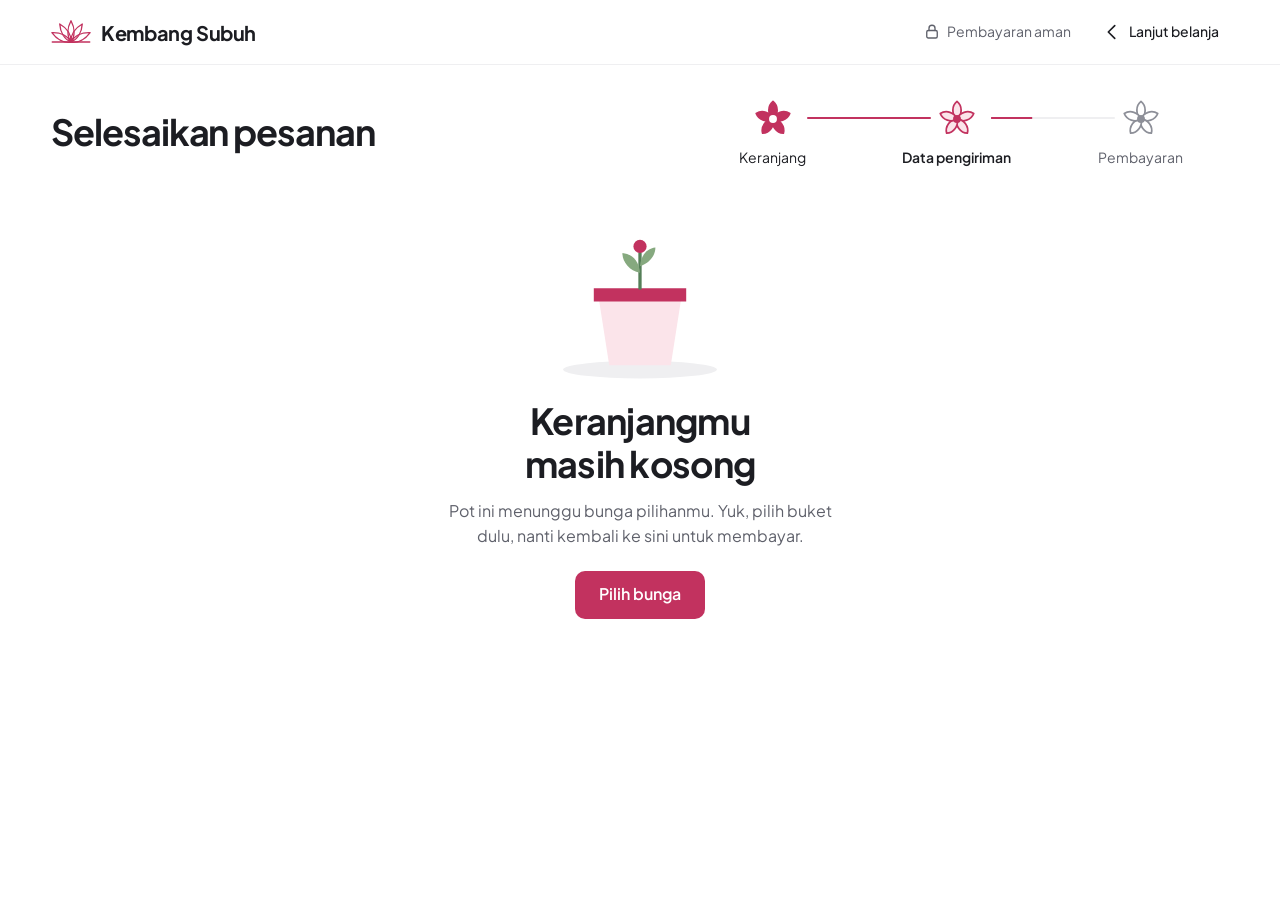
<file: checkout.html>
<!doctype html>
<html lang="id">
<head>
<meta charset="utf-8">
<meta name="viewport" content="width=device-width, initial-scale=1">
<title>Checkout | Kembang Subuh</title>
<meta name="description" content="Lengkapi data pengiriman dan bayar pesanan bunga Kembang Subuh dengan QRIS, e-wallet, virtual account, atau kartu kredit.">
<meta name="robots" content="noindex">
<link rel="icon" href="assets/logo/favicon.svg" type="image/svg+xml">
<link rel="preconnect" href="https://fonts.googleapis.com">
<link rel="preconnect" href="https://fonts.gstatic.com" crossorigin>
<link href="https://fonts.googleapis.com/css2?family=Plus+Jakarta+Sans:wght@400;500;600;700&display=swap" rel="stylesheet">
<link rel="stylesheet" href="design/tokens.css">
<link rel="stylesheet" href="styles.css">
<link rel="stylesheet" href="checkout.css">
<script>document.documentElement.classList.add('js')</script>
</head>
<body class="co-page">

<svg width="0" height="0" style="position:absolute" aria-hidden="true" focusable="false">
  <symbol id="logo" viewBox="0 0 64 44">
    <g fill="none" stroke="currentColor" stroke-width="2.2" stroke-linejoin="round" stroke-linecap="round">
      <g transform="translate(32 38)">
        <path d="M0 0C-6.5-9-6.5-22 0-34C6.5-22 6.5-9 0 0Z" transform="rotate(-64)"/>
        <path d="M0 0C-6.5-9-6.5-22 0-34C6.5-22 6.5-9 0 0Z" transform="rotate(-32)"/>
        <path d="M0 0C-6.5-9-6.5-22 0-34C6.5-22 6.5-9 0 0Z"/>
        <path d="M0 0C-6.5-9-6.5-22 0-34C6.5-22 6.5-9 0 0Z" transform="rotate(32)"/>
        <path d="M0 0C-6.5-9-6.5-22 0-34C6.5-22 6.5-9 0 0Z" transform="rotate(64)"/>
      </g>
      <path d="M2 38H62"/>
    </g>
  </symbol>
  <symbol id="wa" viewBox="0 0 24 24"><path fill="currentColor" d="M17.472 14.382c-.297-.149-1.758-.867-2.03-.967-.273-.099-.471-.148-.67.15-.197.297-.767.966-.94 1.164-.173.199-.347.223-.644.075-.297-.15-1.255-.463-2.39-1.475-.883-.788-1.48-1.761-1.653-2.059-.173-.297-.018-.458.13-.606.134-.133.298-.347.446-.52.149-.174.198-.298.298-.497.099-.198.05-.371-.025-.52-.075-.149-.669-1.612-.916-2.207-.242-.579-.487-.5-.669-.51-.173-.008-.371-.01-.57-.01-.198 0-.52.074-.792.372-.272.297-1.04 1.016-1.04 2.479 0 1.462 1.065 2.875 1.213 3.074.149.198 2.096 3.2 5.077 4.487.709.306 1.262.489 1.694.625.712.227 1.36.195 1.871.118.571-.085 1.758-.719 2.006-1.413.248-.694.248-1.289.173-1.413-.074-.124-.272-.198-.57-.347m-5.421 7.403h-.004a9.87 9.87 0 01-5.031-1.378l-.361-.214-3.741.982.998-3.648-.235-.374a9.86 9.86 0 01-1.51-5.26c.001-5.45 4.436-9.884 9.888-9.884 2.64 0 5.122 1.03 6.988 2.898a9.825 9.825 0 012.893 6.994c-.003 5.45-4.437 9.884-9.885 9.884m8.413-18.297A11.815 11.815 0 0012.05 0C5.495 0 .16 5.335.157 11.892c0 2.096.547 4.142 1.588 5.945L.057 24l6.305-1.654a11.882 11.882 0 005.683 1.448h.005c6.554 0 11.89-5.335 11.893-11.893a11.821 11.821 0 00-3.48-8.413z"/></symbol>
  <symbol id="i-back" viewBox="0 0 24 24"><path fill="none" stroke="currentColor" stroke-width="1.8" stroke-linecap="round" stroke-linejoin="round" d="M15 5l-7 7 7 7"/></symbol>
  <symbol id="i-lock" viewBox="0 0 24 24"><g fill="none" stroke="currentColor" stroke-width="1.8" stroke-linecap="round" stroke-linejoin="round"><rect x="5" y="10" width="14" height="10" rx="2"/><path d="M8 10V7a4 4 0 0 1 8 0v3"/></g></symbol>
  <symbol id="i-close" viewBox="0 0 24 24"><path fill="none" stroke="currentColor" stroke-width="1.8" stroke-linecap="round" d="M6 6l12 12M18 6 6 18"/></symbol>
  <symbol id="i-trash" viewBox="0 0 24 24"><g fill="none" stroke="currentColor" stroke-width="1.7" stroke-linecap="round" stroke-linejoin="round"><path d="M4 7h16M10 7V4h4v3M6 7l1 13h10l1-13"/></g></symbol>
  <!-- Ikon metode bayar: ilustrasi dua warna (kelas pm-*), tanpa logo merek -->
  <symbol id="i-qr" viewBox="0 0 24 24"><g fill="none" stroke="currentColor" stroke-width="1.6" stroke-linecap="round" stroke-linejoin="round"><rect class="pm-f" x="3.5" y="3.5" width="6.5" height="6.5" rx="1.4"/><rect class="pm-f" x="14" y="3.5" width="6.5" height="6.5" rx="1.4"/><rect class="pm-f" x="3.5" y="14" width="6.5" height="6.5" rx="1.4"/><rect class="pm-d" x="5.7" y="5.7" width="2.1" height="2.1" rx=".4"/><rect class="pm-d" x="16.2" y="5.7" width="2.1" height="2.1" rx=".4"/><rect class="pm-d" x="5.7" y="16.2" width="2.1" height="2.1" rx=".4"/><path d="M14 14h2.6v2.6H14zM18.4 18.4h2.1v2.1M20.5 14v1.4M14 20.5h1.6"/></g></symbol>
  <symbol id="i-wallet" viewBox="0 0 24 24"><g fill="none" stroke="currentColor" stroke-width="1.6" stroke-linecap="round" stroke-linejoin="round"><path class="pm-p" d="M13.5 8c-.6-2.6.6-4.6 2.8-5.3.6 2.3-.5 4.2-2.8 5.3Z"/><path d="M4 8.2A2.6 2.6 0 0 1 6.6 5.6H11"/><rect class="pm-f" x="4" y="8" width="16" height="11.5" rx="2.6"/><path class="pm-f2" d="M15 11.6h5v4h-5a2 2 0 0 1 0-4Z"/><circle class="pm-d" cx="15.6" cy="13.6" r=".9"/></g></symbol>
  <symbol id="i-bank" viewBox="0 0 24 24"><g fill="none" stroke="currentColor" stroke-width="1.6" stroke-linecap="round" stroke-linejoin="round"><path class="pm-f" d="M3 9.6 12 4.2l9 5.4Z"/><circle class="pm-d" cx="12" cy="7.6" r=".95"/><path d="M5.5 10.6v6.6M9.8 10.6v6.6M14.2 10.6v6.6M18.5 10.6v6.6"/><path class="pm-f2" d="M3.8 17.4h16.4v2.6H3.8z"/></g></symbol>
  <symbol id="i-cc" viewBox="0 0 24 24"><g fill="none" stroke="currentColor" stroke-width="1.6" stroke-linecap="round" stroke-linejoin="round"><rect class="pm-f" x="2.8" y="5.4" width="18.4" height="13.2" rx="2.6"/><path d="M2.8 9.6h18.4"/><rect class="pm-f2" x="5.6" y="12.2" width="4" height="3.2" rx=".8"/><path d="M13 15h4.4"/></g></symbol>
  <!-- Centang daun untuk kolom yang sudah benar -->
  <symbol id="i-leafok" viewBox="0 0 20 20"><path class="lk-leaf" d="M3 17C3 8.6 8.6 3 17 3c0 8.4-5.6 14-14 14Z"/><path class="lk-tick" d="M6.8 10.4l2.3 2.3 4.2-4.6"/></symbol>
  <symbol id="bloom" viewBox="0 0 40 40">
    <g transform="translate(20 20)">
      <path class="pt" d="M0 0C-5-4-5-12 0-16C5-12 5-4 0 0Z"/>
      <path class="pt" d="M0 0C-5-4-5-12 0-16C5-12 5-4 0 0Z" transform="rotate(72)"/>
      <path class="pt" d="M0 0C-5-4-5-12 0-16C5-12 5-4 0 0Z" transform="rotate(144)"/>
      <path class="pt" d="M0 0C-5-4-5-12 0-16C5-12 5-4 0 0Z" transform="rotate(216)"/>
      <path class="pt" d="M0 0C-5-4-5-12 0-16C5-12 5-4 0 0Z" transform="rotate(288)"/>
      <circle r="3.6" class="ctr"/>
    </g>
  </symbol>
</svg>

<a class="co-skip" href="#co-main">Langsung ke isi</a>

<header class="co-head">
  <div class="co-head-row">
    <a class="co-brand" href="index.html" aria-label="Kembang Subuh, kembali ke beranda">
      <svg class="co-brand-mark" aria-hidden="true"><use href="#logo"></use></svg>
      <span>Kembang Subuh</span>
    </a>
    <p class="co-secure"><svg class="co-ico-sm" aria-hidden="true"><use href="#i-lock"></use></svg><span>Pembayaran aman</span></p>
    <a class="co-iconlink" href="index.html#koleksi"><svg class="co-ico" aria-hidden="true"><use href="#i-back"></use></svg><span>Lanjut belanja</span></a>
  </div>
</header>

<main id="co-main" class="co-main">
  <div class="co-top">
    <h1 class="co-title">Selesaikan pesanan</h1>
    <ol class="co-steps" aria-label="Langkah pemesanan">
      <li class="co-step is-done" data-step="1">
        <svg class="co-step-mark" viewBox="0 0 40 40" aria-hidden="true"><use href="#bloom"></use></svg>
        <span><span class="co-sr">Selesai: </span>Keranjang</span>
      </li>
      <li class="co-step is-current" data-step="2" aria-current="step">
        <svg class="co-step-mark" viewBox="0 0 40 40" aria-hidden="true"><use href="#bloom"></use></svg>
        <span>Data pengiriman</span>
      </li>
      <li class="co-step" data-step="3">
        <svg class="co-step-mark" viewBox="0 0 40 40" aria-hidden="true"><use href="#bloom"></use></svg>
        <span>Pembayaran</span>
      </li>
    </ol>
  </div>

  <div class="co-notice" id="co-notice" role="status" aria-live="polite"></div>

  <section class="co-empty" id="co-empty" hidden aria-labelledby="empty-title">
    <svg class="co-empty-art" viewBox="0 0 200 160" aria-hidden="true">
      <ellipse cx="100" cy="146" rx="70" ry="8" class="ea-shadow"/>
      <path d="M62 78h76l-10 64H72z" class="ea-pot"/>
      <path d="M58 72h84v12H58z" class="ea-rim"/>
      <path d="M100 72V40" class="ea-stem"/>
      <path d="M100 58c-10-2-16-10-16-18 9 1 15 7 16 18Z" class="ea-leaf"/>
      <path d="M100 52c9-3 14-10 14-17-8 1-13 7-14 17Z" class="ea-leaf"/>
      <circle cx="100" cy="34" r="6" class="ea-bud"/>
    </svg>
    <h2 id="empty-title">Keranjangmu masih kosong</h2>
    <p>Pot ini menunggu bunga pilihanmu. Yuk, pilih buket dulu, nanti kembali ke sini untuk membayar.</p>
    <a class="btn" href="index.html#koleksi">Pilih bunga</a>
  </section>

  <div class="co-grid" id="co-grid">
    <form class="co-form" id="co-form" novalidate aria-describedby="form-note">
      <p class="co-form-note" id="form-note">Kolom bertanda <span aria-hidden="true">*</span><span class="co-sr">bintang</span> wajib diisi.</p>

      <fieldset class="co-card">
        <legend class="co-legend"><span class="co-num" aria-hidden="true">1</span>Data pemesan</legend>
        <div class="co-fields">
          <div class="co-field">
            <label for="f-nama">Nama pemesan <span aria-hidden="true">*</span></label>
            <div class="co-ctl"><input id="f-nama" name="customer_name" type="text" autocomplete="name" required minlength="2" maxlength="120" aria-describedby="f-nama-err"><svg class="co-ok" viewBox="0 0 20 20" aria-hidden="true"><use href="#i-leafok"></use></svg></div>
            <p class="co-err" id="f-nama-err"></p>
          </div>
          <div class="co-field">
            <label for="f-wa">No. WhatsApp pemesan <span aria-hidden="true">*</span></label>
            <div class="co-ctl"><input id="f-wa" name="customer_phone" type="tel" inputmode="tel" autocomplete="tel" required maxlength="20" placeholder="0812 3456 7890" aria-describedby="f-wa-hint f-wa-err"><svg class="co-ok" viewBox="0 0 20 20" aria-hidden="true"><use href="#i-leafok"></use></svg></div>
            <p class="co-hint" id="f-wa-hint">Untuk kabar pesanan dan foto bunga sebelum diantar.</p>
            <p class="co-err" id="f-wa-err"></p>
          </div>
          <div class="co-field co-field-wide">
            <label for="f-email">Email <span class="co-opt">(opsional)</span></label>
            <div class="co-ctl"><input id="f-email" name="customer_email" type="email" inputmode="email" autocomplete="email" maxlength="160" aria-describedby="f-email-hint f-email-err"><svg class="co-ok" viewBox="0 0 20 20" aria-hidden="true"><use href="#i-leafok"></use></svg></div>
            <p class="co-hint" id="f-email-hint">Bukti bayar juga dikirim ke email ini.</p>
            <p class="co-err" id="f-email-err"></p>
          </div>
        </div>
      </fieldset>

      <fieldset class="co-card">
        <legend class="co-legend"><span class="co-num" aria-hidden="true">2</span>Penerima &amp; alamat</legend>
        <div class="co-fields">
          <div class="co-field">
            <label for="f-penerima">Nama penerima <span aria-hidden="true">*</span></label>
            <div class="co-ctl"><input id="f-penerima" name="recipient_name" type="text" autocomplete="shipping name" required minlength="2" maxlength="120" aria-describedby="f-penerima-err"><svg class="co-ok" viewBox="0 0 20 20" aria-hidden="true"><use href="#i-leafok"></use></svg></div>
            <p class="co-err" id="f-penerima-err"></p>
          </div>
          <div class="co-field">
            <label for="f-penerima-wa">No. HP penerima <span aria-hidden="true">*</span></label>
            <div class="co-ctl"><input id="f-penerima-wa" name="recipient_phone" type="tel" inputmode="tel" autocomplete="shipping tel" required maxlength="20" placeholder="0812 3456 7890" aria-describedby="f-penerima-wa-hint f-penerima-wa-err"><svg class="co-ok" viewBox="0 0 20 20" aria-hidden="true"><use href="#i-leafok"></use></svg></div>
            <p class="co-hint" id="f-penerima-wa-hint">Kurir menghubungi nomor ini saat tiba.</p>
            <p class="co-err" id="f-penerima-wa-err"></p>
          </div>
          <fieldset class="co-field co-field-wide co-slots co-zones" id="f-zone" aria-describedby="f-zone-hint f-zone-err">
            <legend>Daerah antar <span aria-hidden="true">*</span></legend>
            <div class="co-slot-row co-zone-row" id="zone-row"></div>
            <p class="co-hint" id="f-zone-hint">Ongkir dihitung dari daerah ini. Kurir berangkat pukul 15.00.</p>
            <p class="co-err" id="f-zone-err"></p>
          </fieldset>
          <div class="co-field co-field-wide">
            <label for="f-alamat">Alamat lengkap <span aria-hidden="true">*</span></label>
            <div class="co-ctl"><textarea id="f-alamat" name="address" rows="3" autocomplete="shipping street-address" required minlength="15" maxlength="500" aria-describedby="f-alamat-hint f-alamat-err"></textarea><svg class="co-ok" viewBox="0 0 20 20" aria-hidden="true"><use href="#i-leafok"></use></svg></div>
            <p class="co-hint" id="f-alamat-hint">Nama jalan, nomor rumah, RT/RW, kelurahan, kecamatan, dan patokan.</p>
            <p class="co-err" id="f-alamat-err"></p>
          </div>
        </div>
      </fieldset>

      <fieldset class="co-card">
        <legend class="co-legend"><span class="co-num" aria-hidden="true">3</span>Jadwal antar</legend>
        <div class="co-fields">
          <div class="co-field co-field-wide">
            <label for="f-tanggal">Tanggal antar <span aria-hidden="true">*</span></label>
            <div class="co-ctl"><input id="f-tanggal" name="delivery_date" type="date" required aria-describedby="f-tanggal-hint f-tanggal-err"><svg class="co-ok" viewBox="0 0 20 20" aria-hidden="true"><use href="#i-leafok"></use></svg></div>
            <p class="co-hint" id="f-tanggal-hint">Pesan sebelum 13.00 WIB untuk antar hari ini (waktu sore).</p>
            <p class="co-err" id="f-tanggal-err"></p>
          </div>
          <fieldset class="co-field co-field-wide co-slots" id="f-slot" aria-describedby="f-slot-err">
            <legend>Waktu antar <span aria-hidden="true">*</span></legend>
            <div class="co-slot-row">
              <label class="co-slot"><input type="radio" name="delivery_slot" value="pagi" required><span><b>Pagi</b> 09.00–12.00</span></label>
              <label class="co-slot"><input type="radio" name="delivery_slot" value="siang"><span><b>Siang</b> 12.00–15.00</span></label>
              <label class="co-slot"><input type="radio" name="delivery_slot" value="sore"><span><b>Sore</b> 15.00–18.00</span></label>
            </div>
            <p class="co-err" id="f-slot-err"></p>
          </fieldset>
        </div>
      </fieldset>

      <fieldset class="co-card">
        <legend class="co-legend"><span class="co-num" aria-hidden="true">4</span>Kartu ucapan <span class="co-opt">gratis</span></legend>
        <div class="co-field">
          <label for="f-kartu">Tulisan di kartu <span class="co-opt">(opsional)</span></label>
          <div class="co-ctl"><textarea id="f-kartu" name="card_message" rows="3" maxlength="160" placeholder="Selamat ulang tahun, Ibu. Sehat selalu." aria-describedby="f-kartu-count f-kartu-err"></textarea><svg class="co-ok" viewBox="0 0 20 20" aria-hidden="true"><use href="#i-leafok"></use></svg></div>
          <p class="co-hint co-count" id="f-kartu-count"><span id="kartu-left">160</span> huruf tersisa</p>
          <p class="co-err" id="f-kartu-err"></p>
        </div>
      </fieldset>
    </form>

    <aside class="co-summary" aria-labelledby="sum-title">
      <div class="co-card co-sum-card">
        <h2 class="co-sum-title" id="sum-title">Ringkasan pesanan</h2>
        <ul class="co-lines" id="co-lines" aria-live="polite" aria-busy="true">
          <li class="co-line co-skel" aria-hidden="true"><span></span><span></span></li>
          <li class="co-line co-skel" aria-hidden="true"><span></span><span></span></li>
        </ul>
        <dl class="co-totals">
          <div><dt>Subtotal</dt><dd id="t-sub">Rp –</dd></div>
          <div><dt>Ongkos antar <span class="co-opt" id="t-zone"></span></dt><dd id="t-ship">Rp –</dd></div>
          <div class="co-grand"><dt>Total</dt><dd id="t-total">Rp –</dd></div>
        </dl>

        <div class="co-pay">
          <p class="co-pay-title">Bisa bayar dengan</p>
          <ul class="co-chips" aria-label="Metode pembayaran yang tersedia">
            <li><svg class="co-ico-sm" aria-hidden="true"><use href="#i-qr"></use></svg>QRIS</li>
            <li><svg class="co-ico-sm" aria-hidden="true"><use href="#i-wallet"></use></svg>GoPay / ShopeePay</li>
            <li><svg class="co-ico-sm" aria-hidden="true"><use href="#i-bank"></use></svg>Virtual Account bank</li>
            <li><svg class="co-ico-sm" aria-hidden="true"><use href="#i-cc"></use></svg>Kartu kredit</li>
          </ul>
        </div>

        <p class="co-submit-err" id="co-submit-err" role="alert"></p>
        <button class="btn btn-full co-pay-btn" id="co-pay" type="submit" form="co-form" disabled>
          <svg class="co-spin" viewBox="0 0 40 40" aria-hidden="true"><use href="#bloom"></use></svg>
          <span class="co-pay-label">Bayar sekarang</span>
        </button>
        <p class="co-fine"><svg class="co-ico-sm" aria-hidden="true"><use href="#i-lock"></use></svg><span>Pembayaran diproses Midtrans. Kami tidak menyimpan data kartumu.</span></p>
        <a class="co-help" href="https://wa.me/6281200000000?text=Halo%20Kembang%20Subuh%2C%20saya%20butuh%20bantuan%20checkout."><svg class="co-ico" aria-hidden="true"><use href="#wa"></use></svg><span>Butuh bantuan? Chat WhatsApp</span></a>
      </div>
    </aside>
  </div>
</main>

<dialog class="co-sheet" id="demo-sheet" aria-labelledby="demo-title" aria-describedby="demo-desc">
  <div class="co-sheet-head">
    <p class="co-badge">Mode uji — gateway belum dihubungkan</p>
    <button type="button" class="co-x" id="demo-close" aria-label="Tutup, bayar nanti"><svg class="co-ico" aria-hidden="true"><use href="#i-close"></use></svg></button>
  </div>
  <h2 id="demo-title">Simulasi pembayaran</h2>
  <p id="demo-desc" class="co-sheet-desc">Pesanan <b id="demo-code">–</b> sudah tersimpan. Tidak ada uang yang ditarik di mode ini.</p>
  <p class="co-sheet-total">Total <b id="demo-total">Rp –</b></p>
  <fieldset class="co-methods">
    <legend>Pilih metode</legend>
    <label class="co-method"><input type="radio" name="demo-method" value="qris" checked><svg class="co-ico" aria-hidden="true"><use href="#i-qr"></use></svg><span>QRIS</span></label>
    <label class="co-method"><input type="radio" name="demo-method" value="gopay"><svg class="co-ico" aria-hidden="true"><use href="#i-wallet"></use></svg><span>GoPay</span></label>
    <label class="co-method"><input type="radio" name="demo-method" value="shopeepay"><svg class="co-ico" aria-hidden="true"><use href="#i-wallet"></use></svg><span>ShopeePay</span></label>
    <label class="co-method"><input type="radio" name="demo-method" value="bank_transfer"><svg class="co-ico" aria-hidden="true"><use href="#i-bank"></use></svg><span>Virtual Account</span></label>
    <label class="co-method"><input type="radio" name="demo-method" value="credit_card"><svg class="co-ico" aria-hidden="true"><use href="#i-cc"></use></svg><span>Kartu kredit</span></label>
  </fieldset>
  <p class="co-submit-err" id="demo-err" role="alert"></p>
  <div class="co-sheet-actions">
    <button type="button" class="btn btn-full co-pay-btn" id="demo-ok">
      <svg class="co-spin" viewBox="0 0 40 40" aria-hidden="true"><use href="#bloom"></use></svg>
      <span class="co-pay-label">Simulasikan bayar berhasil</span>
    </button>
    <button type="button" class="btn btn-full co-btn-ghost" id="demo-fail">Simulasikan gagal</button>
  </div>
</dialog>

<script src="checkout.js" defer></script>
</body>
</html>
</file>
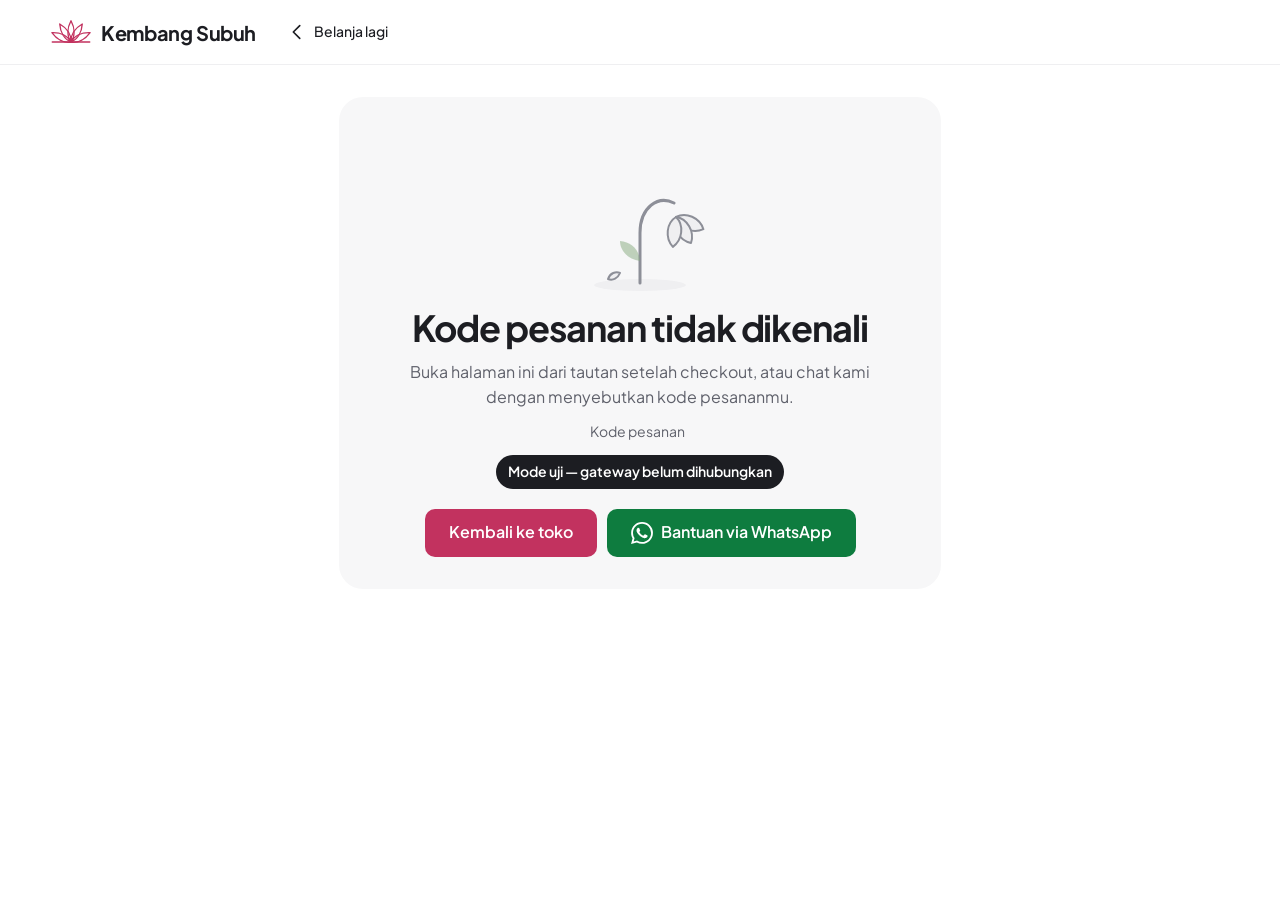
<file: pesanan.html>
<!doctype html>
<html lang="id">
<head>
<meta charset="utf-8">
<meta name="viewport" content="width=device-width, initial-scale=1">
<title>Status pesanan | Kembang Subuh</title>
<meta name="description" content="Lihat status pembayaran dan pengantaran pesanan bunga Kembang Subuh.">
<meta name="robots" content="noindex">
<meta name="referrer" content="no-referrer">
<link rel="icon" href="assets/logo/favicon.svg" type="image/svg+xml">
<link rel="preconnect" href="https://fonts.googleapis.com">
<link rel="preconnect" href="https://fonts.gstatic.com" crossorigin>
<link href="https://fonts.googleapis.com/css2?family=Plus+Jakarta+Sans:wght@400;500;600;700&display=swap" rel="stylesheet">
<link rel="stylesheet" href="design/tokens.css">
<link rel="stylesheet" href="styles.css">
<link rel="stylesheet" href="checkout.css">
</head>
<body class="co-page">

<svg width="0" height="0" style="position:absolute" aria-hidden="true" focusable="false">
  <symbol id="logo" viewBox="0 0 64 44">
    <g fill="none" stroke="currentColor" stroke-width="2.2" stroke-linejoin="round" stroke-linecap="round">
      <g transform="translate(32 38)">
        <path d="M0 0C-6.5-9-6.5-22 0-34C6.5-22 6.5-9 0 0Z" transform="rotate(-64)"/>
        <path d="M0 0C-6.5-9-6.5-22 0-34C6.5-22 6.5-9 0 0Z" transform="rotate(-32)"/>
        <path d="M0 0C-6.5-9-6.5-22 0-34C6.5-22 6.5-9 0 0Z"/>
        <path d="M0 0C-6.5-9-6.5-22 0-34C6.5-22 6.5-9 0 0Z" transform="rotate(32)"/>
        <path d="M0 0C-6.5-9-6.5-22 0-34C6.5-22 6.5-9 0 0Z" transform="rotate(64)"/>
      </g>
      <path d="M2 38H62"/>
    </g>
  </symbol>
  <symbol id="wa" viewBox="0 0 24 24"><path fill="currentColor" d="M17.472 14.382c-.297-.149-1.758-.867-2.03-.967-.273-.099-.471-.148-.67.15-.197.297-.767.966-.94 1.164-.173.199-.347.223-.644.075-.297-.15-1.255-.463-2.39-1.475-.883-.788-1.48-1.761-1.653-2.059-.173-.297-.018-.458.13-.606.134-.133.298-.347.446-.52.149-.174.198-.298.298-.497.099-.198.05-.371-.025-.52-.075-.149-.669-1.612-.916-2.207-.242-.579-.487-.5-.669-.51-.173-.008-.371-.01-.57-.01-.198 0-.52.074-.792.372-.272.297-1.04 1.016-1.04 2.479 0 1.462 1.065 2.875 1.213 3.074.149.198 2.096 3.2 5.077 4.487.709.306 1.262.489 1.694.625.712.227 1.36.195 1.871.118.571-.085 1.758-.719 2.006-1.413.248-.694.248-1.289.173-1.413-.074-.124-.272-.198-.57-.347m-5.421 7.403h-.004a9.87 9.87 0 01-5.031-1.378l-.361-.214-3.741.982.998-3.648-.235-.374a9.86 9.86 0 01-1.51-5.26c.001-5.45 4.436-9.884 9.888-9.884 2.64 0 5.122 1.03 6.988 2.898a9.825 9.825 0 012.893 6.994c-.003 5.45-4.437 9.884-9.885 9.884m8.413-18.297A11.815 11.815 0 0012.05 0C5.495 0 .16 5.335.157 11.892c0 2.096.547 4.142 1.588 5.945L.057 24l6.305-1.654a11.882 11.882 0 005.683 1.448h.005c6.554 0 11.89-5.335 11.893-11.893a11.821 11.821 0 00-3.48-8.413z"/></symbol>
  <symbol id="i-back" viewBox="0 0 24 24"><path fill="none" stroke="currentColor" stroke-width="1.8" stroke-linecap="round" stroke-linejoin="round" d="M15 5l-7 7 7 7"/></symbol>
  <!-- Kelopak untuk hujan kelopak saat lunas -->
  <symbol id="confetti-petal" viewBox="0 0 14 18"><path fill="currentColor" d="M7 17C1.5 13 1 6 7 1c6 5 5.5 12 0 16Z"/></symbol>
  <!-- Ikon linimasa pesanan (garis + isian lembut kelas tl-f) -->
  <symbol id="tl-pay" viewBox="0 0 24 24"><g fill="none" stroke="currentColor" stroke-width="1.7" stroke-linecap="round" stroke-linejoin="round"><rect class="tl-f" x="3" y="6" width="18" height="12.5" rx="2.6"/><path d="M8 12.4l2.6 2.6L16 9.6"/></g></symbol>
  <symbol id="tl-arrange" viewBox="0 0 24 24"><g fill="none" stroke="currentColor" stroke-width="1.7" stroke-linecap="round" stroke-linejoin="round"><path class="tl-f" d="M7.5 12.5h9L12 21.5Z"/><circle class="tl-f" cx="8.6" cy="8.6" r="2.6"/><circle class="tl-f" cx="15.4" cy="8.6" r="2.6"/><circle class="tl-f" cx="12" cy="5.2" r="2.6"/></g></symbol>
  <symbol id="tl-ride" viewBox="0 0 24 24"><g fill="none" stroke="currentColor" stroke-width="1.7" stroke-linecap="round" stroke-linejoin="round"><path class="tl-f" d="M2.8 7h10.6v9.6H2.8z"/><path d="M13.4 10.4h4l3 3v3.2h-7"/><circle cx="6.8" cy="17.4" r="1.8"/><circle cx="17" cy="17.4" r="1.8"/><path d="M5.6 11.6c.6-1.6 2.6-1.6 3.2 0-.6 1.6-2.6 1.6-3.2 0Z"/></g></symbol>
  <symbol id="tl-home" viewBox="0 0 24 24"><g fill="none" stroke="currentColor" stroke-width="1.7" stroke-linecap="round" stroke-linejoin="round"><path class="tl-f" d="M4 11 12 4.6l8 6.4v9H4Z"/><path d="M12 17.4s-3.2-1.9-3.2-3.8a1.6 1.6 0 0 1 3.2-.6 1.6 1.6 0 0 1 3.2.6c0 1.9-3.2 3.8-3.2 3.8Z"/></g></symbol>
  <symbol id="bloom" viewBox="0 0 40 40">
    <g transform="translate(20 20)">
      <path class="pt" d="M0 0C-5-4-5-12 0-16C5-12 5-4 0 0Z"/>
      <path class="pt" d="M0 0C-5-4-5-12 0-16C5-12 5-4 0 0Z" transform="rotate(72)"/>
      <path class="pt" d="M0 0C-5-4-5-12 0-16C5-12 5-4 0 0Z" transform="rotate(144)"/>
      <path class="pt" d="M0 0C-5-4-5-12 0-16C5-12 5-4 0 0Z" transform="rotate(216)"/>
      <path class="pt" d="M0 0C-5-4-5-12 0-16C5-12 5-4 0 0Z" transform="rotate(288)"/>
      <circle r="3.6" class="ctr"/>
    </g>
  </symbol>
</svg>

<a class="co-skip" href="#co-main">Langsung ke isi</a>

<header class="co-head">
  <div class="co-head-row">
    <a class="co-brand" href="index.html" aria-label="Kembang Subuh, kembali ke beranda">
      <svg class="co-brand-mark" aria-hidden="true"><use href="#logo"></use></svg>
      <span>Kembang Subuh</span>
    </a>
    <a class="co-iconlink" href="index.html#koleksi"><svg class="co-ico" aria-hidden="true"><use href="#i-back"></use></svg><span>Belanja lagi</span></a>
  </div>
</header>

<main id="co-main" class="co-main ps-main">
  <p class="co-sr" id="ps-live" role="status" aria-live="polite"></p>

  <section class="ps-card" id="ps-card" aria-labelledby="ps-title" aria-busy="true">
    <div class="ps-stage" id="ps-stage">
    <!-- Berhasil: bunga mekar -->
    <svg class="ps-art" id="art-paid" viewBox="0 0 168 168" aria-hidden="true" hidden>
      <ellipse class="ps-ground" cx="84" cy="156" rx="46" ry="6"/>
      <path class="ps-stem" d="M84 154V86"/>
      <path class="ps-leaf" d="M84 128c-14-2-22-12-22-22 12 1 21 9 22 22Z"/>
      <path class="ps-leaf" d="M84 118c13-3 20-12 20-21-11 1-19 9-20 21Z"/>
      <g transform="translate(84 74)">
        <g><path class="ps-petal" style="animation-delay:0s" d="M0 0C-13-10-13-31 0-42C13-31 13-10 0 0Z"/></g>
        <g transform="rotate(72)"><path class="ps-petal" style="animation-delay:.08s" d="M0 0C-13-10-13-31 0-42C13-31 13-10 0 0Z"/></g>
        <g transform="rotate(144)"><path class="ps-petal" style="animation-delay:.16s" d="M0 0C-13-10-13-31 0-42C13-31 13-10 0 0Z"/></g>
        <g transform="rotate(216)"><path class="ps-petal" style="animation-delay:.24s" d="M0 0C-13-10-13-31 0-42C13-31 13-10 0 0Z"/></g>
        <g transform="rotate(288)"><path class="ps-petal" style="animation-delay:.32s" d="M0 0C-13-10-13-31 0-42C13-31 13-10 0 0Z"/></g>
        <g class="ps-petal-in"><circle r="11"/></g>
        <path class="ps-heart" d="M-5 0l3.5 3.5L5.5-4"/>
      </g>
      <circle class="ps-spark" cx="30" cy="40" r="4" style="animation-delay:.55s"/>
      <circle class="ps-spark" cx="140" cy="34" r="3" style="animation-delay:.7s"/>
      <circle class="ps-spark" cx="136" cy="104" r="3.5" style="animation-delay:.85s"/>
    </svg>

    <!-- Menunggu: kuncup bergoyang pelan -->
    <svg class="ps-art" id="art-pending" viewBox="0 0 168 168" aria-hidden="true" hidden>
      <ellipse class="ps-ground" cx="84" cy="156" rx="46" ry="6"/>
      <circle class="ps-ring" cx="84" cy="62" r="36"/>
      <circle class="ps-ring" cx="84" cy="62" r="36"/>
      <g class="ps-sway">
        <path class="ps-stem" d="M84 154V78"/>
        <path class="ps-leaf" d="M84 130c-14-2-22-12-22-22 12 1 21 9 22 22Z"/>
        <path class="ps-leaf" d="M84 116c13-3 20-12 20-21-11 1-19 9-20 21Z"/>
        <path class="ps-petal" d="M84 82c-14-6-18-24-6-42 4 8 6 10 6 10s2-2 6-10c12 18 8 36-6 42Z"/>
        <path class="ps-leaf" d="M84 84c-6 0-12-4-14-10 6-1 11 2 14 10Zm0 0c6 0 12-4 14-10-6-1-11 2-14 10Z"/>
      </g>
    </svg>

    <!-- Gagal/kedaluwarsa: bunga layu -->
    <svg class="ps-art ps-art-fail" id="art-failed" viewBox="0 0 168 168" aria-hidden="true" hidden>
      <ellipse class="ps-ground" cx="84" cy="156" rx="46" ry="6"/>
      <path class="ps-wilt-stem" d="M84 154V104c0-26 18-38 34-30"/>
      <path class="ps-leaf" d="M84 132c-13-2-20-11-20-20 11 1 19 8 20 20Z" opacity=".5"/>
      <g class="ps-droop">
        <g transform="translate(120 88) rotate(150)">
          <path class="ps-wilt" d="M0 0C-9-7-9-22 0-30C9-22 9-7 0 0Z" transform="rotate(-36)"/>
          <path class="ps-wilt" d="M0 0C-9-7-9-22 0-30C9-22 9-7 0 0Z"/>
          <path class="ps-wilt" d="M0 0C-9-7-9-22 0-30C9-22 9-7 0 0Z" transform="rotate(36)"/>
        </g>
      </g>
      <path class="ps-wilt ps-fall" d="M52 150c2-6 8-8 12-6-2 5-7 8-12 6Z"/>
    </svg>
    <div class="ps-burst" id="ps-burst" aria-hidden="true"></div>
    </div>

    <div class="ps-skel" id="ps-skel" aria-hidden="true"></div>

    <h1 id="ps-title">Memuat status pesanan…</h1>
    <p class="ps-lead" id="ps-lead"></p>
    <p class="ps-code" id="ps-code" hidden>Kode pesanan <b id="ps-code-val"></b></p>
    <ol class="ps-track" id="ps-track" aria-label="Perjalanan pesanan" hidden>
      <li class="ps-tk"><span class="ps-tk-ico"><svg viewBox="0 0 24 24" aria-hidden="true"><use href="#tl-pay"></use></svg></span><span><span class="co-sr ps-tk-sr"></span>Dibayar</span></li>
      <li class="ps-tk"><span class="ps-tk-ico"><svg viewBox="0 0 24 24" aria-hidden="true"><use href="#tl-arrange"></use></svg></span><span><span class="co-sr ps-tk-sr"></span>Dirangkai</span></li>
      <li class="ps-tk"><span class="ps-tk-ico"><svg viewBox="0 0 24 24" aria-hidden="true"><use href="#tl-ride"></use></svg></span><span><span class="co-sr ps-tk-sr"></span>Diantar</span></li>
      <li class="ps-tk"><span class="ps-tk-ico"><svg viewBox="0 0 24 24" aria-hidden="true"><use href="#tl-home"></use></svg></span><span><span class="co-sr ps-tk-sr"></span>Sampai</span></li>
    </ol>
    <p class="co-badge" id="ps-demo-badge" hidden>Mode uji — gateway belum dihubungkan</p>

    <div class="ps-actions" id="ps-actions">
      <button class="btn co-pay-btn" type="button" id="ps-pay" hidden>
        <svg class="co-spin" viewBox="0 0 40 40" aria-hidden="true"><use href="#bloom"></use></svg>
        <span class="co-pay-label">Lanjutkan pembayaran</span>
      </button>
      <button class="btn co-pay-btn" type="button" id="ps-demo-ok" hidden>
        <svg class="co-spin" viewBox="0 0 40 40" aria-hidden="true"><use href="#bloom"></use></svg>
        <span class="co-pay-label">Simulasikan bayar berhasil</span>
      </button>
      <button class="btn co-btn-ghost" type="button" id="ps-demo-fail" hidden>Simulasikan gagal</button>
      <button class="btn co-btn-ghost" type="button" id="ps-recheck" hidden>Cek status lagi</button>
      <a class="btn" id="ps-shop" href="index.html#koleksi" hidden>Pilih bunga lagi</a>
      <a class="btn ps-wa" id="ps-wa" href="https://wa.me/6281200000000"><svg class="co-ico" aria-hidden="true"><use href="#wa"></use></svg><span>Bantuan via WhatsApp</span></a>
    </div>
    <p class="co-submit-err" id="ps-err" role="alert"></p>
    <p class="ps-poll" id="ps-poll" hidden><span class="ps-poll-row"><span class="ps-dot" aria-hidden="true"></span>Status diperbarui otomatis</span><span class="ps-poll-bar" aria-hidden="true"></span></p>
  </section>

  <section class="co-card ps-sum" id="ps-sum" aria-labelledby="ps-sum-title" hidden>
    <h2 id="ps-sum-title">Ringkasan pesanan</h2>
    <ul class="ps-items" id="ps-items"></ul>
    <dl class="ps-meta">
      <div><dt>Penerima</dt><dd id="ps-recipient"></dd></div>
      <div><dt>Jadwal antar</dt><dd id="ps-when"></dd></div>
      <div><dt>Subtotal</dt><dd id="ps-sub"></dd></div>
      <div><dt>Ongkos antar</dt><dd id="ps-ship"></dd></div>
      <div class="co-grand"><dt>Total</dt><dd id="ps-total"></dd></div>
    </dl>
  </section>
</main>

<script src="pesanan.js" defer></script>
</body>
</html>
</file>
<file: design/tokens.css>
/* Design Tokens - Auto-generated */
/* Do not edit directly - modify tokens.json instead */

/* === PRIMITIVES === */
:root {
  --primitive-color-white: #ffffff;
  --primitive-color-gray-50: #f7f7f8;
  --primitive-color-gray-100: #efeff1;
  --primitive-color-gray-300: #8d8f98;
  --primitive-color-gray-500: #5f616b;
  --primitive-color-gray-900: #1c1d22;
  --primitive-color-rose-50: #fdf2f5;
  --primitive-color-rose-100: #fbe4ea;
  --primitive-color-rose-200: #f7cdd9;
  --primitive-color-rose-300: #eea3ba;
  --primitive-color-rose-400: #de6f91;
  --primitive-color-rose-600: #c2325f;
  --primitive-color-rose-700: #a32650;
  --primitive-color-green-700: #0e7c3f;
  --primitive-color-green-800: #0b6534;
  --primitive-color-red-700: #b3261e;
  --primitive-color-leaf-300: #bcd4b3;
  --primitive-color-leaf-500: #86a97f;
  --primitive-color-leaf-700: #557f58;
  --primitive-color-honey-300: #f3d28a;
  --primitive-font-sans: "Plus Jakarta Sans", "Segoe UI", system-ui, sans-serif;
  --primitive-font-weight-regular: 400;
  --primitive-font-weight-medium: 500;
  --primitive-font-weight-semibold: 600;
  --primitive-font-weight-bold: 700;
  --primitive-space-2: 2px;
  --primitive-space-4: 4px;
  --primitive-space-6: 6px;
  --primitive-space-8: 8px;
  --primitive-space-10: 10px;
  --primitive-space-12: 12px;
  --primitive-space-14: 14px;
  --primitive-space-16: 16px;
  --primitive-space-20: 20px;
  --primitive-space-24: 24px;
  --primitive-space-28: 28px;
  --primitive-space-32: 32px;
  --primitive-space-40: 40px;
  --primitive-space-48: 48px;
  --primitive-space-56: 56px;
  --primitive-space-64: 64px;
  --primitive-space-72: 72px;
  --primitive-space-80: 80px;
  --primitive-space-96: 96px;
  --primitive-radius-md: 10px;
  --primitive-radius-lg: 16px;
  --primitive-radius-xl: 24px;
  --primitive-radius-pill: 999px;
  --primitive-radius-circle: 50%;
  --primitive-size-14: 14px;
  --primitive-size-18: 18px;
  --primitive-size-20: 20px;
  --primitive-size-22: 22px;
  --primitive-size-24: 24px;
  --primitive-size-40: 40px;
  --primitive-size-44: 44px;
  --primitive-size-48: 48px;
  --primitive-size-56: 56px;
  --primitive-size-72: 72px;
  --primitive-size-96: 96px;
  --primitive-size-112: 112px;
  --primitive-duration-150: .15s;
  --primitive-duration-200: .2s;
  --primitive-duration-260: .26s;
  --primitive-duration-300: .3s;
  --primitive-duration-450: .45s;
  --primitive-duration-500: .5s;
  --primitive-duration-600: .6s;
  --primitive-duration-700: .7s;
  --primitive-duration-1200: 1.2s;
  --primitive-duration-1400: 1.4s;
  --primitive-duration-5000: 5s;
  --primitive-duration-6000: 6s;
  --primitive-duration-11000: 11s;
  --primitive-duration-16000: 16s;
  --primitive-easing-out: cubic-bezier(.2, .8, .2, 1);
  --primitive-easing-spring: cubic-bezier(.34, 1.56, .64, 1);
}

/* === SEMANTIC === */
:root {
  --color-bg: #ffffff;
  --color-surface: #f7f7f8;
  --color-surface-hover: #efeff1;
  --color-line: #efeff1;
  --color-line-strong: #8d8f98;
  --color-ink: #1c1d22;
  --color-muted: #5f616b;
  --color-accent: #c2325f;
  --color-accent-hover: #a32650;
  --color-on-accent: #ffffff;
  --color-tint: #fdf2f5;
  --color-tint-strong: #fbe4ea;
  --color-whatsapp: #0e7c3f;
  --color-whatsapp-hover: #0b6534;
  --color-on-whatsapp: #ffffff;
  --color-danger: #b3261e;
  --color-petal-light: #f7cdd9;
  --color-petal: #eea3ba;
  --color-bloom: #de6f91;
  --color-leaf-light: #bcd4b3;
  --color-leaf: #86a97f;
  --color-leaf-deep: #557f58;
  --color-pollen: #f3d28a;
  --font-family: "Plus Jakarta Sans", "Segoe UI", system-ui, sans-serif;
  --font-weight-regular: 400;
  --font-weight-medium: 500;
  --font-weight-semibold: 600;
  --font-weight-bold: 700;
  --font-size-small: .875rem;
  --font-size-body: 1rem;
  --font-size-lead: 1.25rem;
  --font-size-head: clamp(1.625rem, 1.3rem + 1.4vw, 2.25rem);
  --font-size-title: clamp(2.25rem, 1.4rem + 3.6vw, 3.75rem);
  --tracking-title: -0.03em;
  --tracking-head: -0.02em;
  --space-2: 2px;
  --space-4: 4px;
  --space-6: 6px;
  --space-8: 8px;
  --space-10: 10px;
  --space-12: 12px;
  --space-14: 14px;
  --space-16: 16px;
  --space-20: 20px;
  --space-24: 24px;
  --space-28: 28px;
  --space-32: 32px;
  --space-40: 40px;
  --space-48: 48px;
  --space-56: 56px;
  --space-64: 64px;
  --space-72: 72px;
  --space-80: 80px;
  --space-96: 96px;
  --space-page: clamp(16px, 4vw, 56px);
  --space-section: clamp(56px, 7vw, 96px);
  --radius-control: 10px;
  --radius-card: 16px;
  --radius-panel: 24px;
  --radius-pill: 999px;
  --radius-circle: 50%;
  --size-icon: 22px;
  --size-icon-sm: 18px;
  --size-tap-target: 44px;
  --size-content: 1280px;
  --size-petal: 14px;
  --duration-press: .15s;
  --duration-color: .2s;
  --duration-move: .3s;
  --duration-reveal: .6s;
  --duration-pop: .45s;
  --duration-bloom: .7s;
  --duration-shimmer: 1.4s;
  --duration-fall: 11s;
  --duration-page: .26s;
  --duration-step: .5s;
  --duration-draw: 1.2s;
  --duration-rotate: 5s;
  --duration-sway: 6s;
  --duration-drift: 16s;
  --ease-out: cubic-bezier(.2, .8, .2, 1);
  --ease-spring: cubic-bezier(.34, 1.56, .64, 1);
  --shadow-header: 0 6px 20px rgb(28 29 34 / .08);
  --shadow-lift: 0 12px 24px rgb(194 50 95 / .2);
  --shadow-drawer: -8px 0 32px rgb(0 0 0 / .15);
}

/* === COMPONENTS === */
:root {
  --button-height: 48px;
  --button-height-sm: 44px;
  --button-padding-x: 24px;
  --button-bg: #c2325f;
  --button-bg-hover: #a32650;
  --button-fg: #ffffff;
  --button-soft-bg: #fbe4ea;
  --button-soft-fg: #a32650;
  --button-quiet-bg: #efeff1;
  --button-quiet-fg: #1c1d22;
  --button-wa-bg: #0e7c3f;
  --button-wa-bg-hover: #0b6534;
  --button-wa-fg: #ffffff;
  --button-disabled-opacity: .5;
  --field-height: 48px;
  --field-bg: #ffffff;
  --field-line: #8d8f98;
  --category-size: 112px;
  --logo-width: 40px;
  --logo-height: 28px;
  --drawer-width: min(440px, 100%);
  --drawer-edge: 14px;
  --toast-offset: 20px;
  --tile-min-height: 320px;
  --tile-min-height-sm: 240px;
  --preload-size: 112px;
  --preload-veil: color-mix(in srgb, #ffffff 90%, transparent);
  --spray-size: clamp(96px, 13vw, 176px);
  --divider-art-width: min(320px, 72%);
  --divider-height: 40px;
  --garland-height: 40px;
  --illustration-cara: clamp(88px, 11vw, 140px);
  --illustration-khusus: clamp(84px, 10vw, 128px);
  --illustration-empty: min(180px, 60%);
  --illustration-usp: clamp(56px, 5vw, 64px);
  --illustration-corner: clamp(84px, 10vw, 132px);
  --illustration-scene: min(100%, 420px);
  --illustration-search: min(200px, 62%);
  --header-shrink: 6px;
  --page-rise: 8px;
  --step-bloom: 44px;
  --step-vine: 24px;
  --pin-size: 22px;
  --butterfly-size: clamp(26px, 2.6vw, 36px);
  --heading-sprig: 1.15em;
  --faq-icon: 24px;
  --promo-shift: 4px;
}
</file>
<file: styles.css>
/* Layout: a bright flower shop. Header with search and cart, category row, product grid, order drawer. */
*, *::before, *::after { box-sizing: border-box; }
html { scroll-behavior: smooth; scroll-padding-top: calc(var(--space-96) + var(--space-40)); -webkit-text-size-adjust: 100%; }
body {
  margin: 0;
  background: var(--color-bg);
  color: var(--color-ink);
  font: var(--font-weight-regular) var(--font-size-body)/1.55 var(--font-family);
  overflow-x: clip;
  -webkit-font-smoothing: antialiased;
}
img { display: block; max-width: 100%; height: auto; }
h1, h2, h3, p, ul, ol, figure { margin: 0; padding: 0; }
ul, ol { list-style: none; }
a { color: inherit; text-decoration: none; }
:focus-visible { outline: 2px solid var(--color-accent); outline-offset: 2px; }
::selection { background: var(--color-tint-strong); }
button, input, textarea { font: inherit; color: inherit; }
h1 { font-size: var(--font-size-title); font-weight: var(--font-weight-bold); line-height: 1.08; letter-spacing: var(--tracking-title); text-wrap: balance; }
h2 { font-size: var(--font-size-head); font-weight: var(--font-weight-bold); line-height: 1.2; letter-spacing: var(--tracking-head); text-wrap: balance; }
h3 { font-size: var(--font-size-body); font-weight: var(--font-weight-semibold); line-height: 1.35; }
p { text-wrap: pretty; }
.sr { position: absolute; width: 1px; height: 1px; overflow: hidden; clip-path: inset(50%); white-space: nowrap; }
.ico { width: var(--size-icon); height: var(--size-icon); flex: none; }
.ico-sm { width: var(--size-icon-sm); height: var(--size-icon-sm); flex: none; }
.ico-lg { width: var(--size-tap-target); height: var(--size-tap-target); flex: none; padding: var(--space-10); border-radius: var(--radius-circle); background: var(--color-tint); color: var(--color-accent); }

.skip { position: absolute; top: var(--space-8); left: var(--space-8); z-index: 40; padding: var(--space-10) var(--space-16); border-radius: var(--radius-control); background: var(--color-ink); color: var(--color-bg); transform: translateY(-300%); }
.skip:focus { transform: none; }

/* Buttons */
.btn {
  display: inline-flex;
  align-items: center;
  justify-content: center;
  gap: var(--space-8);
  min-height: var(--button-height);
  padding: 0 var(--button-padding-x);
  border: 0;
  border-radius: var(--radius-control);
  background: var(--button-bg);
  color: var(--button-fg);
  font-weight: var(--font-weight-semibold);
  white-space: nowrap;
  cursor: pointer;
  position: relative;
  overflow: hidden;
  isolation: isolate;
  transition: background-color var(--duration-color) ease, transform var(--duration-press) var(--ease-out);
}
.btn:hover { background: var(--button-bg-hover); }
.btn:active { transform: scale(.98); }
.btn-sm { min-height: var(--button-height-sm); }
.btn-full { display: flex; width: 100%; }
.btn-quiet { background: var(--button-quiet-bg); color: var(--button-quiet-fg); }
.btn-quiet:hover { background: var(--color-tint-strong); }
.btn-soft { background: var(--button-soft-bg); color: var(--button-soft-fg); }
.btn-soft:hover { background: var(--button-bg); color: var(--button-fg); }
.btn-wa { background: var(--button-wa-bg); color: var(--button-wa-fg); }
.btn-wa:hover { background: var(--button-wa-bg-hover); }
.btn-line-wa { background: transparent; color: var(--color-whatsapp); box-shadow: inset 0 0 0 1.5px var(--color-whatsapp); }
.btn-line-wa:hover { background: var(--color-bg); color: var(--color-whatsapp-hover); box-shadow: inset 0 0 0 1.5px var(--color-whatsapp-hover); }
.btn.is-off { opacity: var(--button-disabled-opacity); cursor: not-allowed; }
.btn-pay.is-off:hover { background: var(--button-bg); }
.btn-line-wa.is-off:hover { background: transparent; color: var(--color-whatsapp); }

/* Promo and header */
.promo { padding: var(--space-8) var(--space-page); background: var(--color-accent); color: var(--color-on-accent); text-align: center; font-size: var(--font-size-small); font-weight: var(--font-weight-medium); font-variant-numeric: tabular-nums; }
.site { position: sticky; top: 0; z-index: 20; background: var(--color-bg); box-shadow: 0 1px 0 var(--color-line); } /* taste-skill-ignore: sticky bar */
.site-row { display: flex; align-items: center; gap: var(--space-24); max-width: var(--size-content); margin: 0 auto; padding: var(--space-12) var(--space-page); }
.brand { display: inline-flex; align-items: center; min-height: var(--size-tap-target); gap: var(--space-10); font-size: var(--font-size-lead); font-weight: var(--font-weight-bold); letter-spacing: var(--tracking-head); white-space: nowrap; }
.brand-mark { width: var(--logo-width); height: var(--logo-height); color: var(--color-accent); flex: none; }
.search { flex: 1; display: flex; align-items: center; gap: var(--space-10); min-height: var(--button-height-sm); padding: 0 var(--space-16); border-radius: var(--radius-pill); background: var(--color-surface-hover); color: var(--color-muted); }
.search:focus-within { outline: 2px solid var(--color-accent); }
.search input { flex: 1; align-self: stretch; min-width: 0; border: 0; background: transparent; color: var(--color-ink); outline: none; font-size: var(--font-size-small); }
.search input::placeholder { color: var(--color-muted); }
.icon-btn { position: relative; display: inline-flex; align-items: center; justify-content: center; gap: var(--space-8); min-width: var(--size-tap-target); min-height: var(--size-tap-target); padding: 0 var(--space-8); border: 0; border-radius: var(--radius-control); background: transparent; font-size: var(--font-size-small); font-weight: var(--font-weight-medium); cursor: pointer; transition: background-color var(--duration-color) ease; }
.icon-btn:hover { background: var(--color-surface-hover); }
.wa-link .ico { color: var(--color-whatsapp); }
.count { min-width: var(--space-20); padding: 0 var(--space-6); border-radius: var(--radius-pill); background: var(--color-accent); color: var(--color-on-accent); font-size: var(--font-size-small); font-weight: var(--font-weight-semibold); line-height: 1.45; text-align: center; font-variant-numeric: tabular-nums; }
.count[hidden] { display: none; }
.site-nav { display: flex; gap: var(--space-24); max-width: var(--size-content); margin: 0 auto; padding: 0 var(--space-page) var(--space-2); overflow-x: auto; scrollbar-width: none; font-size: var(--font-size-small); font-weight: var(--font-weight-medium); white-space: nowrap; }
.site-nav::-webkit-scrollbar { display: none; }
.site-nav a { display: inline-flex; align-items: center; min-height: var(--size-tap-target); transition: color var(--duration-color) ease; }
.site-nav a:hover { color: var(--color-accent); }

main > section { max-width: var(--size-content); margin-inline: auto; padding-inline: var(--space-page); }

/* Hero */
main > .hero { display: grid; grid-template-columns: minmax(0, 1fr) minmax(0, 1.1fr); gap: var(--space-40); align-items: center; margin-top: var(--space-20); }
.hero-text { padding-block: var(--space-40); }
.hero-lead { margin-top: var(--space-20); max-width: 46ch; font-size: var(--font-size-lead); line-height: 1.5; color: var(--color-muted); }
.hero-action { margin-top: var(--space-28); display: flex; flex-wrap: wrap; gap: var(--space-12); }
.hero-facts { margin-top: var(--space-32); display: flex; flex-wrap: wrap; gap: var(--space-16) var(--space-32); font-size: var(--font-size-small); color: var(--color-muted); }
.hero-facts b { display: block; font-size: var(--font-size-body); font-weight: var(--font-weight-bold); color: var(--color-ink); }
.hero-photo { position: relative; overflow: hidden; border-radius: var(--radius-panel); background: var(--color-tint); height: clamp(420px, calc(100svh - 190px), 760px); }
.hero-photo img { width: 100%; height: 100%; object-fit: cover; object-position: 50% 62%; }

/* Categories */
main > .cats { margin-top: var(--space-section); }
.cats h2 { font-size: var(--font-size-head); }
.cat-row { margin-top: var(--space-24); display: grid; grid-template-columns: repeat(6, minmax(0, 1fr)); gap: var(--space-16); }
.cat { display: grid; justify-items: center; gap: var(--space-12); text-align: center; font-size: var(--font-size-small); font-weight: var(--font-weight-semibold); }
.cat-photo { position: relative; display: block; width: min(100%, var(--category-size)); aspect-ratio: 1; border-radius: var(--radius-circle); background: var(--color-tint); isolation: isolate; transition: transform var(--duration-move) var(--ease-out); }
.cat-photo img { position: relative; width: 100%; height: 100%; object-fit: cover; border-radius: var(--radius-circle); }
.cat:hover .cat-photo, .cat:focus-visible .cat-photo { transform: translate3d(0, calc(-1 * var(--space-6)), 0); }
.cat:hover .cat-name { color: var(--color-accent); }

/* Reasons */
main > .usp { margin-top: var(--space-section); }
.usp-row { display: grid; grid-template-columns: repeat(4, minmax(0, 1fr)); gap: var(--space-24); padding: var(--space-28); border-radius: var(--radius-card); background: var(--color-surface); }
.usp-row li { display: flex; gap: var(--space-14); align-items: flex-start; }
.usp-row p { margin-top: var(--space-2); font-size: var(--font-size-small); color: var(--color-muted); }

/* Collection */
main > .koleksi { margin-top: var(--space-section); }
.koleksi-head { display: flex; justify-content: space-between; align-items: baseline; gap: var(--space-16); }
.koleksi-count { font-size: var(--font-size-small); color: var(--color-muted); white-space: nowrap; }
.pills { margin-top: var(--space-20); display: flex; gap: var(--space-8); overflow-x: auto; scrollbar-width: none; padding-block: var(--space-2); }
.pills::-webkit-scrollbar { display: none; }
.js .pills { display: flex; }
.pill { flex: none; min-height: var(--size-tap-target); padding: 0 var(--space-16); border: 0; border-radius: var(--radius-pill); background: var(--color-surface-hover); font-size: var(--font-size-small); font-weight: var(--font-weight-medium); cursor: pointer; transition: background-color var(--duration-color) ease, color var(--duration-color) ease; }
.pill:hover { background: var(--color-tint-strong); }
.pill[aria-pressed="true"] { background: var(--color-ink); color: var(--color-bg); }
.grid { margin-top: var(--space-24); display: grid; grid-template-columns: repeat(4, minmax(0, 1fr)); gap: var(--space-32) var(--space-20); }
.card { display: flex; flex-direction: column; min-width: 0; }
.card[hidden] { display: none; }
.card-photo { position: relative; overflow: hidden; border-radius: var(--radius-card); background: var(--color-surface); aspect-ratio: 4 / 5; }
.card-photo img { width: 100%; height: 100%; object-fit: cover; transition: transform var(--duration-reveal) var(--ease-out); }
.card:hover .card-photo img { transform: scale(1.04); }
.badge { position: absolute; top: var(--space-10); left: var(--space-10); padding: var(--space-2) var(--space-10); border-radius: var(--radius-pill); background: var(--color-bg); font-size: var(--font-size-small); font-weight: var(--font-weight-semibold); color: var(--color-accent); }
.card-name { margin-top: var(--space-12); }
.card-note { margin-top: var(--space-2); font-size: var(--font-size-small); color: var(--color-muted); }
.card-price { margin-top: var(--space-6); margin-bottom: var(--space-12); font-weight: var(--font-weight-bold); font-variant-numeric: tabular-nums; }
.card .btn { margin-top: auto; }
.empty { margin-top: var(--space-32); padding: var(--space-32); border-radius: var(--radius-card); background: var(--color-surface); text-align: center; }
.empty[hidden] { display: none; }

/* Special orders */
main > .khusus { margin-top: var(--space-section); display: grid; grid-template-columns: repeat(2, minmax(0, 1fr)); gap: var(--space-20); }
.tile { position: relative; display: block; overflow: hidden; min-height: var(--tile-min-height); border-radius: var(--radius-panel); background: var(--color-ink); color: var(--color-on-accent); }
.tile img { position: absolute; inset: 0; width: 100%; height: 100%; object-fit: cover; filter: brightness(.48); transition: transform var(--duration-reveal) var(--ease-out); }
.tile:hover img { transform: scale(1.03); }
.tile-text { position: absolute; left: var(--space-28); right: var(--space-28); bottom: var(--space-28); display: grid; gap: var(--space-6); }
.tile-text b { font-size: var(--font-size-head); font-weight: var(--font-weight-bold); line-height: 1.2; letter-spacing: var(--tracking-head); }

/* How to order */
main > .cara { margin-top: var(--space-section); }
.cara-row { margin-top: var(--space-24); display: grid; grid-template-columns: repeat(4, minmax(0, 1fr)); gap: var(--space-24); }
.cara-row li { position: relative; }
.cara-row p { margin-top: var(--space-4); font-size: var(--font-size-small); color: var(--color-muted); }

/* Delivery */
main > .antar { margin-top: var(--space-section); display: grid; grid-template-columns: minmax(0, 1fr) minmax(0, 1.2fr); gap: var(--space-40); align-items: center; }
.antar-photo { overflow: hidden; border-radius: var(--radius-panel); aspect-ratio: 4 / 3; }
.antar-photo img { width: 100%; height: 100%; object-fit: cover; }
.antar-text > p { margin-top: var(--space-12); color: var(--color-muted); max-width: 52ch; }
.ongkir { margin-top: var(--space-20); display: grid; gap: var(--space-8); }
.ongkir li { display: flex; justify-content: space-between; gap: var(--space-16); padding: var(--space-12) var(--space-16); border-radius: var(--radius-control); background: var(--color-surface); font-variant-numeric: tabular-nums; }
.ongkir b { font-weight: var(--font-weight-semibold); white-space: nowrap; }

/* Questions */
main > .tanya { margin-top: var(--space-section); margin-bottom: var(--space-section); }
.tanya-list { margin-top: var(--space-24); display: grid; grid-template-columns: repeat(2, minmax(0, 1fr)); gap: var(--space-12) var(--space-20); align-items: start; }
details { border-radius: var(--radius-control); background: var(--color-surface); }
summary { padding: var(--space-16); font-weight: var(--font-weight-semibold); cursor: pointer; }
details p { padding: 0 var(--space-16) var(--space-16); color: var(--color-muted); }

/* Footer */
.kaki { padding: var(--space-56) var(--space-page) var(--space-96); background: var(--color-surface); }
.kaki-row { max-width: calc(var(--size-content) - 2 * var(--space-page)); margin: 0 auto; display: grid; grid-template-columns: minmax(0, 2fr) repeat(3, minmax(0, 1fr)); gap: var(--space-32); }
.kaki-brand p { margin-top: var(--space-12); max-width: 36ch; color: var(--color-muted); font-size: var(--font-size-small); }
.kaki-col { display: grid; align-content: start; font-size: var(--font-size-small); }
.kaki-col > a, .kaki-col > span { display: flex; align-items: center; min-height: var(--size-tap-target); }
.kaki-col h3 { margin-bottom: var(--space-4); }
.kaki-col a:hover { color: var(--color-accent); }
.credits { max-width: calc(var(--size-content) - 2 * var(--space-page)); margin: var(--space-40) auto 0; font-size: var(--font-size-small); color: var(--color-muted); }
.credits a { text-decoration: underline; text-underline-offset: 2px; }

/* WhatsApp button */
.wa-float {
  position: fixed;
  right: var(--space-20);
  bottom: var(--space-20);
  z-index: 15;
  display: inline-flex;
  align-items: center;
  gap: var(--space-8);
  min-height: var(--button-height);
  padding: 0 var(--space-20);
  border-radius: var(--radius-pill);
  background: var(--button-wa-bg);
  color: var(--button-wa-fg);
  font-size: var(--font-size-small);
  font-weight: var(--font-weight-semibold);
  transition: background-color var(--duration-color) ease, transform var(--duration-press) var(--ease-out);
}
.wa-float:hover { background: var(--button-wa-bg-hover); transform: translateY(-2px); }

/* Order drawer */
.drawer { position: fixed; inset: 0 0 0 auto; width: var(--drawer-width); max-width: 100%; height: 100dvh; max-height: 100dvh; margin: 0; padding: 0; border: 0; background: var(--color-bg); color: var(--color-ink); box-shadow: var(--shadow-drawer); } /* taste-skill-ignore: dialog */
.drawer[open] { display: flex; flex-direction: column; }
.drawer::backdrop { background: rgb(0 0 0 / .4); }
.drawer-head { display: flex; justify-content: space-between; align-items: center; padding: var(--space-16) var(--space-20); background: var(--color-surface); }
.drawer-head h2 { font-size: var(--font-size-lead); }
.lines { flex: none; display: grid; gap: var(--space-12); padding: var(--space-16) var(--space-20) 0; }
.lines-empty { display: grid; justify-items: center; gap: var(--space-8); padding: var(--space-20) var(--space-20) 0; color: var(--color-muted); text-align: center; }
.lines-empty[hidden] { display: none; }
.line { display: grid; grid-template-columns: minmax(0, 1fr) auto; gap: var(--space-4) var(--space-12); align-items: center; }
.line-name { font-weight: var(--font-weight-semibold); }
.line-price { text-align: right; font-variant-numeric: tabular-nums; }
.stepper { display: inline-flex; align-items: center; gap: var(--space-4); }
.stepper button { width: var(--size-tap-target); height: var(--size-tap-target); border: 0; border-radius: var(--radius-control); background: var(--color-surface-hover); font-weight: var(--font-weight-semibold); cursor: pointer; transition: background-color var(--duration-color) ease, transform var(--duration-press) var(--ease-out); }
.stepper button:hover { background: var(--color-tint-strong); }
.stepper button:active { transform: scale(.94); }
.stepper output { min-width: 2.4ch; text-align: center; font-weight: var(--font-weight-semibold); font-variant-numeric: tabular-nums; }
.drawer-form { flex: 1; display: grid; gap: var(--space-6); align-content: start; padding: var(--space-20); overflow-y: auto; }
.drawer-form label { margin-top: var(--space-8); font-size: var(--font-size-small); font-weight: var(--font-weight-medium); }
.drawer-form input, .drawer-form textarea { width: 100%; padding: var(--space-12) var(--space-14); border: 1px solid var(--field-line); border-radius: var(--radius-control); background: var(--field-bg); font-size: var(--font-size-body); }
.drawer-form input { min-height: var(--field-height); padding-block: 0; }
.drawer-form textarea { resize: vertical; }
.drawer-form input::placeholder, .drawer-form textarea::placeholder { color: var(--color-muted); }
.drawer-foot { padding: var(--space-16) var(--space-20) var(--space-20); background: var(--color-surface); }
.total { display: flex; justify-content: space-between; gap: var(--space-16); font-weight: var(--font-weight-semibold); font-variant-numeric: tabular-nums; }
.total b { font-size: var(--font-size-lead); font-weight: var(--font-weight-bold); }
.drawer-note { margin: var(--space-4) 0 var(--space-12); font-size: var(--font-size-small); color: var(--color-muted); font-variant-numeric: tabular-nums; }

/* Toast: always in the page (it is the live region), shown by fading in. Wraps instead of overflowing at 375 px. */
.toast { position: fixed; left: 50%; bottom: var(--space-80); z-index: 30; width: max-content; max-width: calc(100% - 2 * var(--space-page)); padding: var(--space-10) var(--space-16); border-radius: var(--radius-control); background: var(--color-ink); color: var(--color-bg); font-size: var(--font-size-small); font-weight: var(--font-weight-medium); text-align: center; opacity: 0; transform: translate3d(-50%, var(--space-8), 0); pointer-events: none; transition: opacity var(--duration-color) ease, transform var(--duration-move) var(--ease-out); }
.toast.is-on { opacity: 1; transform: translate3d(-50%, 0, 0); }

/* Promo bar: without JS (or with reduced motion) the messages sit inline as before.
   With motion allowed, floral.js stacks them in one grid cell and cross-fades every --duration-rotate.
   The stacked layout applies from the first paint (html.js), so the bar never changes height later. */
.promo-more { display: none; }
@media (prefers-reduced-motion: no-preference) {
  .js .promo { display: grid; }
  .js .promo .promo-msg { grid-area: 1 / 1; display: block; transition: opacity var(--duration-reveal) ease, transform var(--duration-reveal) var(--ease-out); }
  .js .promo:not(.is-rotating) .promo-msg:not(:first-child), .js .promo.is-rotating .promo-msg:not(.is-on) { opacity: 0; transform: translate3d(0, var(--promo-shift), 0); }
  /* Pause/play button (WCAG 2.2.2). Room for it is reserved from the first paint, so adding it never shifts the bar. */
  .js .promo { position: relative; min-height: var(--size-tap-target); align-items: center; padding-inline: calc(var(--space-8) + var(--size-tap-target)); }
  .js .promo.is-rotating .promo-toggle { position: absolute; top: 50%; right: var(--space-4); display: grid; place-items: center; width: var(--size-tap-target); height: var(--size-tap-target); margin-top: calc(var(--size-tap-target) / -2); padding: 0; border: 0; border-radius: var(--radius-circle); background: transparent; color: inherit; cursor: pointer; transition: background-color var(--duration-color) ease; }
  .promo-toggle:hover { background: color-mix(in srgb, var(--color-on-accent) 18%, transparent); }
  .promo-toggle:focus-visible { outline-color: var(--color-on-accent); outline-offset: -6px; }
  .promo-toggle svg { width: var(--size-icon-sm); height: var(--size-icon-sm); }
  .promo-toggle path { fill: none; stroke: currentColor; stroke-width: 2; stroke-linecap: round; stroke-linejoin: round; }
  .promo-toggle .pt-play { fill: currentColor; stroke-width: 1.2; }
  .promo-toggle[aria-pressed="true"] .pt-pause, .promo-toggle[aria-pressed="false"] .pt-play { display: none; }
}
.promo-toggle { display: none; }

/* Questions: a flower toggle instead of the triangle, and a smooth open/close where ::details-content and interpolate-size exist. */
.tanya-list summary { display: flex; align-items: center; justify-content: space-between; gap: var(--space-12); min-height: var(--size-tap-target); list-style: none; }
.tanya-list summary::-webkit-details-marker { display: none; }
.faq-ico { flex: none; width: var(--faq-icon); height: var(--faq-icon); overflow: visible; }
.faq-ico use { color: var(--color-petal-light); transform-box: fill-box; transform-origin: 50% 50%; transform: scale(.72); transition: transform var(--duration-reveal) var(--ease-spring), color var(--duration-color) ease; }
.faq-ico path { fill: none; stroke: var(--color-accent-hover); stroke-width: 2; stroke-linecap: round; transform-box: fill-box; transform-origin: 50% 50%; transition: transform var(--duration-move) var(--ease-out); }
summary:hover .faq-ico use { transform: scale(.82) rotate(20deg); }
details[open] > summary .faq-ico use { color: var(--color-petal); transform: scale(1) rotate(72deg); }
details[open] > summary .faq-v { transform: scaleY(0); }
@supports (interpolate-size: allow-keywords) and selector(::details-content) {
  .tanya-list details { interpolate-size: allow-keywords; }
  .tanya-list details::details-content { height: 0; overflow: clip; transition: height var(--duration-move) var(--ease-out), content-visibility var(--duration-move) allow-discrete; }
  .tanya-list details[open]::details-content { height: auto; }
  .tanya-list details p { opacity: 0; transition: opacity var(--duration-move) ease; }
  .tanya-list details[open] p { opacity: 1; }
}

/* Empty search result: an illustration, the message and two ways out. */
.empty { display: grid; justify-items: center; gap: var(--space-12); }
.empty p { max-width: 44ch; color: var(--color-muted); }
.empty-actions { display: flex; flex-wrap: wrap; justify-content: center; gap: var(--space-8); }
.search-art { width: var(--illustration-search); height: auto; aspect-ratio: 4 / 3; overflow: visible; }

/* Delivery areas: each row gets a little map pin. */
.ongkir li > span { display: inline-flex; align-items: center; gap: var(--space-10); }
.pin { flex: none; width: var(--pin-size); height: calc(var(--pin-size) * 1.25); overflow: visible; }

/* Page transitions (cross-document View Transitions, shared contract with checkout and order pages).
   Browsers without support simply navigate. Off for reduced motion. */
@view-transition { navigation: auto; }
header.site { view-transition-name: ks-header; }
header.site .brand { view-transition-name: ks-logo; }
::view-transition-old(root) { animation: ks-page-out var(--duration-page) ease both; }
::view-transition-new(root) { animation: ks-page-in var(--duration-page) var(--ease-out) both; }
@keyframes ks-page-out { to { opacity: 0; } }
@keyframes ks-page-in { from { opacity: 0; transform: translate3d(0, var(--page-rise), 0); } }
/* Same-document transition while filtering the collection: the page itself swaps instantly, only the cards glide. */
html.ks-filtering::view-transition-old(root) { animation: none; opacity: 0; }
html.ks-filtering::view-transition-new(root) { animation: none; }
html.ks-filtering::view-transition-group(*) { animation-duration: var(--duration-reveal); animation-timing-function: var(--ease-out); }
/* Keep the page clickable while cards glide (the overlay would otherwise swallow taps on pills for the whole transition). */
html.ks-filtering::view-transition { pointer-events: none; }
html.ks-filtering .empty { view-transition-name: ks-empty; }

/* Without the script, filters and the cart do nothing, so they are not offered. */
html:not(.js) .pills, html:not(.js) #cart-open { display: none; }

/* Entrances: each card and block blooms open (scale .96 to 1 with a fade). Without JS everything is simply visible. */
/* If main.js never sets up the reveal, the head script removes .js on DOMContentLoaded, so nothing stays hidden. */
.js .card:not(.in), .js [data-rise]:not(.in) { opacity: 0; transform: scale(.96); }
.card, [data-rise] { transform-origin: 50% 70%; transition: opacity var(--duration-reveal) ease var(--d, 0ms), transform var(--duration-reveal) var(--ease-out) var(--d, 0ms); }

@media (max-width: 1080px) {
  .grid { grid-template-columns: repeat(3, minmax(0, 1fr)); }
  .usp-row { grid-template-columns: repeat(2, minmax(0, 1fr)); }
  .cara-row { grid-template-columns: repeat(2, minmax(0, 1fr)); }
  .kaki-row { grid-template-columns: repeat(3, minmax(0, 1fr)); }
  .kaki-brand { grid-column: 1 / -1; }
}

@media (max-width: 820px) {
  main > .hero { grid-template-columns: minmax(0, 1fr); gap: var(--space-8); }
  .hero-visual { order: -1; }
  .hero-photo { height: auto; aspect-ratio: 4 / 3; }
  .hero-facts { display: none; }
  .hero-text { padding-block: var(--space-16) 0; }
  .hero-lead { font-size: var(--font-size-body); }
  .site-row { flex-wrap: wrap; gap: var(--space-8) var(--space-12); padding-block: var(--space-8); }
  .brand { margin-right: auto; }
  .search { order: 3; flex-basis: 100%; }
  .icon-text { display: none; }
  .site-nav { gap: var(--space-16); padding-right: var(--space-32); }
  .site-nav a:last-child { margin-right: var(--space-16); }
  .cat-row { display: flex; overflow-x: auto; scrollbar-width: none; gap: var(--space-14); margin-inline: calc(-1 * var(--space-page)); padding-inline: var(--space-page); }
  .cat-row::-webkit-scrollbar { display: none; }
  .cat-row li { flex: none; width: var(--category-size); }
  .grid { grid-template-columns: repeat(2, minmax(0, 1fr)); gap: var(--space-24) var(--space-12); }
  .tanya-list { grid-template-columns: minmax(0, 1fr); }
  main > .khusus { grid-template-columns: minmax(0, 1fr); }
  main > .antar { grid-template-columns: minmax(0, 1fr); gap: var(--space-20); }
  .tile { min-height: var(--tile-min-height-sm); }
}

@media (max-width: 560px) {
  .promo-extra { display: none; }
  .site-nav { display: none; }
  .pills { flex-wrap: wrap; overflow: visible; }
  .cat-row { display: grid; grid-template-columns: repeat(3, minmax(0, 1fr)); overflow: visible; margin-inline: 0; padding-inline: 0; }
  .cat-row li { width: auto; }
  .usp-row { grid-template-columns: minmax(0, 1fr); padding: var(--space-20); gap: var(--space-16); }
  .cara-row { grid-template-columns: minmax(0, 1fr); gap: var(--space-16); }
  .kaki-row { grid-template-columns: repeat(2, minmax(0, 1fr)); }
  .wa-float span { display: none; }
  .wa-float { padding: 0; width: var(--button-height); justify-content: center; }
  .hero-action .btn { flex: 1 1 100%; }
  .badge { top: var(--space-6); left: var(--space-6); padding-inline: var(--space-8); }
}

@media (prefers-reduced-motion: reduce) {
  /* Reduced variant: no movement or scaling, only short fades. */
  html { scroll-behavior: auto; }
  .card-photo img, .cat-photo, .tile img, .btn, .wa-float { transition: opacity var(--duration-color) ease; }
  .card:hover .card-photo img, .tile:hover img, .cat:hover .cat-photo, .cat:focus-visible .cat-photo, .wa-float:hover, .btn:active, .stepper button:active { transform: none; }
  .toast, .toast.is-on { transform: translate3d(-50%, 0, 0); }
  .js .card:not(.in), .js [data-rise]:not(.in) { transform: none; }
  .card, [data-rise] { transition: opacity var(--duration-move) ease; }
  .js .promo .promo-msg { transition: none; }
  .faq-ico use, .faq-ico path, .tanya-list details p { transition: none; }
  /* Own rule: browsers without ::details-content would drop a whole selector list that names it. */
  .tanya-list details::details-content { transition: none; }
  summary:hover .faq-ico use { transform: scale(.72); }
  @view-transition { navigation: none; }
  ::view-transition-group(*), ::view-transition-old(*), ::view-transition-new(*) { animation: none; }
}
</file>
<file: floral.css>
/* Floral layer: botanical illustrations, preloader, photo skeletons, petals and small press/hover effects.
   Loaded after styles.css. Every value comes from design/tokens.css. Motion uses transform and opacity only. */

/* Botanical colours. Each class sets fill and color, so symbols drawn with currentColor follow too. */
.f-petal { fill: var(--color-petal-light); color: var(--color-petal-light); }
.f-petal-mid { fill: var(--color-petal); color: var(--color-petal); }
.f-bloom { fill: var(--color-bloom); color: var(--color-bloom); }
.f-leaf { fill: var(--color-leaf); color: var(--color-leaf); }
.f-leaf-deep { fill: var(--color-leaf-deep); color: var(--color-leaf-deep); }
.f-pollen { fill: var(--color-pollen); }
.f-stem { fill: none; stroke: var(--color-leaf-deep); stroke-width: 1.6; stroke-linecap: round; }
.f-swirl { fill: none; stroke: var(--color-accent-hover); stroke-width: 1.6; stroke-linecap: round; }
.f-paper { fill: var(--color-tint-strong); stroke: var(--color-petal); stroke-width: 1.4; stroke-linejoin: round; }
.f-paper-line { fill: none; stroke: var(--color-petal); stroke-width: 1.2; stroke-linecap: round; }
.f-handle { fill: none; stroke: var(--color-petal); stroke-width: 3; stroke-linecap: round; }
.f-ribbon { fill: var(--color-bloom); stroke: var(--color-accent); stroke-width: 1.2; stroke-linejoin: round; }

/* Preloader: shown only when the head script adds .ks-preload (first visit per session, motion allowed). */
.preload { display: none; }
.ks-preload .preload { position: fixed; inset: 0; z-index: 60; display: grid; place-items: center; background: var(--preload-veil); pointer-events: none; transition: opacity var(--duration-press) ease; }
.ks-preload-out .preload { opacity: 0; }
.preload-art { width: var(--preload-size); height: var(--preload-size); overflow: visible; }
.pl-petal { color: var(--color-petal); transform-box: view-box; transform-origin: 0 0; transform: rotate(calc(var(--i) * 45deg)) scale(0); animation: pl-open var(--duration-move) var(--ease-spring) calc(var(--i) * 25ms) forwards; }
.pl-alt { color: var(--color-bloom); }
.pl-logo { color: var(--color-accent); transform-box: fill-box; transform-origin: 50% 50%; animation: pl-logo var(--duration-pop) var(--ease-out) both; }
@keyframes pl-open { to { transform: rotate(calc(var(--i) * 45deg + 12deg)) scale(1); } }
@keyframes pl-logo { from { opacity: 0; transform: scale(.8); } }

/* Photo skeletons: a soft rose shimmer until the photo has loaded, then the photo fades in. Sizes come from width/height, so nothing shifts. */
.card-photo { background: var(--color-tint); }
.card-photo img { position: relative; transition: transform var(--duration-reveal) var(--ease-out), opacity var(--duration-pop) ease; }
.cat-photo img { transition: opacity var(--duration-pop) ease; }
.card-photo::before { content: ""; position: absolute; inset: 0; width: 60%; background: linear-gradient(100deg, transparent, var(--color-tint-strong) 45%, var(--color-petal-light) 50%, var(--color-tint-strong) 55%, transparent); opacity: 0; transform: translate3d(-110%, 0, 0); pointer-events: none; }
.cat-photo::before { content: ""; position: absolute; inset: 0; border-radius: var(--radius-circle); background: radial-gradient(circle at 35% 30%, var(--color-petal-light), var(--color-tint-strong) 70%); opacity: 0; pointer-events: none; }
.card-photo.is-loading::before { opacity: 1; animation: shimmer var(--duration-shimmer) ease-in-out infinite; }
.cat-photo.is-loading::before { opacity: 1; animation: shimmer-soft var(--duration-shimmer) ease-in-out infinite alternate; }
.is-loading > img { opacity: 0; }
@keyframes shimmer { to { transform: translate3d(220%, 0, 0); } }
@keyframes shimmer-soft { from { opacity: .45; } to { opacity: 1; } }

/* Category tiles lift on hover with a soft rose halo. */
.cat-photo::after { content: ""; position: absolute; inset: 0; z-index: -1; border-radius: var(--radius-circle); box-shadow: var(--shadow-lift); opacity: 0; transition: opacity var(--duration-move) ease; }
.cat:hover .cat-photo::after, .cat:focus-visible .cat-photo::after { opacity: 1; }

/* Header: on scroll it tucks up a little and gains a shadow. Height stays the same, so the page never shifts. */
.site { transition: transform var(--duration-move) var(--ease-out); }
.site::before { content: ""; position: absolute; left: 0; right: 0; bottom: 100%; height: var(--header-shrink); background: var(--color-bg); }
.site::after { content: ""; position: absolute; inset: 0; z-index: -1; box-shadow: var(--shadow-header); opacity: 0; transition: opacity var(--duration-move) ease; pointer-events: none; }
.site .brand-mark { transform-origin: 0 50%; transition: transform var(--duration-move) var(--ease-out); }
.site.is-scrolled { transform: translate3d(0, calc(-1 * var(--header-shrink)), 0); }
.site.is-scrolled::after { opacity: 1; }
.site.is-scrolled .brand-mark { transform: scale(.86); }

/* Hero: corner sprays and falling petals. The photo and heading are never hidden. */
main > .hero { position: relative; }
.hero-text { position: relative; z-index: 2; }
.hero-visual { position: relative; }
.hero-spray { position: absolute; z-index: 1; width: var(--spray-size); height: auto; aspect-ratio: 5 / 4; pointer-events: none; }
.hero-spray-a { top: calc(-1 * var(--space-24)); left: calc(var(--space-page) * -.6); }
.hero-spray-b { right: calc(var(--space-page) * -.6); bottom: calc(-1 * var(--space-24)); transform: rotate(180deg); }
.hero-petals { position: absolute; inset: 0; z-index: 1; overflow: hidden; pointer-events: none; }
.fall { position: absolute; top: calc(-1 * var(--space-24)); left: var(--x); animation: fall var(--dur, var(--duration-fall)) linear var(--delay, 0s) infinite; will-change: transform, opacity; }
.fall .petal { display: block; width: var(--size-petal); height: calc(var(--size-petal) * 1.2); transform: scale(var(--s, 1)); animation: sway calc(var(--dur, var(--duration-fall)) / 4) ease-in-out var(--delay, 0s) infinite alternate; }
.hero-petals.is-paused .fall, .hero-petals.is-paused .petal { animation-play-state: paused; }
@keyframes fall {
  0% { opacity: 0; transform: translate3d(0, 0, 0); }
  10% { opacity: .85; }
  85% { opacity: .85; }
  100% { opacity: 0; transform: translate3d(0, var(--fall-h, 100vh), 0); }
}
@keyframes sway {
  from { transform: translate3d(calc(-1 * var(--drift, var(--space-20))), 0, 0) rotate(-30deg) scale(var(--s, 1)); }
  to { transform: translate3d(var(--drift, var(--space-20)), 0, 0) rotate(40deg) scale(var(--s, 1)); }
}

/* Product cards: on hover a few petals drift from the photo corner. */
.card-petals { position: absolute; top: 0; right: 0; width: 45%; height: 45%; pointer-events: none; }
.card-petals .petal { position: absolute; top: calc(-1 * var(--space-16)); right: var(--space-12); width: var(--size-petal); height: calc(var(--size-petal) * 1.2); opacity: 0; }
.card-petals .petal:nth-child(1) { color: var(--color-petal); }
.card-petals .petal:nth-child(2) { color: var(--color-bloom); right: var(--space-32); }
.card-petals .petal:nth-child(3) { color: var(--color-petal-light); right: var(--space-4); }
@media (hover: hover) and (prefers-reduced-motion: no-preference) {
  .card:hover .card-petals .petal { animation: drift var(--duration-shimmer) var(--ease-out) forwards; }
  .card:hover .card-petals .petal:nth-child(2) { animation-delay: 120ms; --dx: calc(-1 * var(--space-40)); --rot: -70deg; }
  .card:hover .card-petals .petal:nth-child(3) { animation-delay: 240ms; --dx: calc(-1 * var(--space-12)); --rot: 120deg; }
}
@keyframes drift {
  0% { opacity: 0; transform: translate3d(0, 0, 0) rotate(0); }
  20% { opacity: .95; }
  100% { opacity: 0; transform: translate3d(var(--dx, calc(-1 * var(--space-24))), var(--space-72), 0) rotate(var(--rot, 80deg)); }
}

/* Add to cart: a burst of petals from the button, and the cart count pops. */
.burst { position: fixed; z-index: 35; width: 0; height: 0; pointer-events: none; }
.burst .petal { position: absolute; left: calc(var(--size-petal) / -2); top: calc(var(--size-petal) / -2); width: var(--size-petal); height: calc(var(--size-petal) * 1.2); }
.count.is-pop { animation: pop var(--duration-pop) var(--ease-spring); }
@keyframes pop { 40% { transform: scale(1.35); } }

/* Buttons: a soft blossom opens where you press. */
.ripple { position: absolute; z-index: -1; width: var(--r); height: var(--r); margin: calc(var(--r) / -2) 0 0 calc(var(--r) / -2); color: currentColor; opacity: 0; pointer-events: none; }
.btn > .ico-sm, .btn > .ico { position: relative; }

/* Section dividers: a wavy vine with blossoms between two hairlines. */
main > .divider { display: flex; align-items: center; gap: var(--space-12); max-width: var(--size-content); margin: var(--space-section) auto 0; padding-inline: var(--space-page); }
main > .divider::before, main > .divider::after { content: ""; flex: 1; border-top: 1px solid var(--color-tint-strong); }
.divider-art { flex: none; width: var(--divider-art-width); height: var(--divider-height); overflow: visible; }
main > .divider + section { margin-top: var(--space-40); }

/* Payment trust strip (monochrome, no brand logos). */
.trust { margin-top: var(--space-16); display: flex; flex-wrap: wrap; align-items: center; justify-content: space-between; gap: var(--space-12) var(--space-20); padding: var(--space-14) var(--space-20); border: 1px solid var(--color-line); border-radius: var(--radius-card); }
.trust-title { display: inline-flex; align-items: center; gap: var(--space-8); font-size: var(--font-size-small); font-weight: var(--font-weight-semibold); }
.trust-title .ico-sm { color: var(--color-accent); }
.trust-badges { display: flex; flex-wrap: wrap; gap: var(--space-8); }
.trust-badges li { display: inline-flex; align-items: center; gap: var(--space-6); padding: var(--space-4) var(--space-12); border: 1px solid var(--color-line-strong); border-radius: var(--radius-pill); font-size: var(--font-size-small); font-weight: var(--font-weight-medium); color: var(--color-ink); }
.trust-badges .ico-sm { color: var(--color-muted); }

/* Special orders and how-to illustrations. */
main > .khusus { position: relative; }
.khusus-art { position: absolute; z-index: 1; top: calc(-1 * var(--space-48)); right: calc(var(--space-page) - var(--space-16)); width: var(--illustration-khusus); height: auto; aspect-ratio: 5 / 4; transform: scaleX(-1); pointer-events: none; }
.cara-head { display: flex; align-items: flex-end; justify-content: space-between; gap: var(--space-16); }
.cara-art { flex: none; width: var(--illustration-cara); height: auto; aspect-ratio: 6 / 7; margin-bottom: calc(-1 * var(--space-16)); }

/* Footer garland. */
.kaki { position: relative; }
.kaki { overflow-x: clip; }
.garland { position: absolute; left: calc(-1 * var(--space-16)); top: calc(var(--garland-height) / -2); display: block; width: calc(100% + var(--space-32)); height: var(--garland-height); transform-origin: 50% 0; pointer-events: none; }

/* Cart drawer: soft petal edge, slide in, and an illustrated empty state. */
.drawer-edge { position: absolute; top: 0; bottom: 0; left: 0; z-index: 1; width: var(--drawer-edge); height: 100%; pointer-events: none; }
.drawer[open] { animation: drawer-in var(--duration-reveal) var(--ease-out); }
.drawer[open]::backdrop { animation: veil-in var(--duration-move) ease; }
.drawer.is-closing { animation: drawer-out var(--duration-move) ease-in forwards; }
.drawer.is-closing::backdrop { animation: veil-out var(--duration-move) ease forwards; }
@keyframes drawer-in { from { transform: translate3d(100%, 0, 0); } }
@keyframes drawer-out { to { transform: translate3d(100%, 0, 0); } }
@keyframes veil-in { from { opacity: 0; } }
@keyframes veil-out { to { opacity: 0; } }
.empty-art { width: var(--illustration-empty); height: auto; aspect-ratio: 4 / 3; }
.drawer-actions { display: grid; gap: var(--space-8); }

/* ===== Second pass: more illustration. Static drawings here; all movement is in the no-preference block below. ===== */

/* Hero butterfly near the bouquet (moves only while the hero is on screen: floral.js sets .is-live). */
.butterfly { position: absolute; z-index: 2; left: 10%; top: 12%; width: var(--butterfly-size); aspect-ratio: 42 / 26; pointer-events: none; }
.butterfly svg { display: block; width: 100%; height: 100%; overflow: visible; }
.bf-wing { transform-box: fill-box; transform-origin: 0 50%; }
.bf-body { fill: none; stroke: var(--color-ink); stroke-width: 1.6; stroke-linecap: round; }

/* Section headings: a small sprig beside the title. */
.h-sprig { display: inline-block; width: var(--heading-sprig); height: calc(var(--heading-sprig) * 2 / 3); margin-left: var(--space-8); vertical-align: baseline; overflow: visible; transform-origin: 0 100%; }

/* Categories: a ring of petals behind the photo that blooms on hover or focus. */
.cat-ring { position: absolute; z-index: -1; left: -14%; top: -14%; width: 128%; height: 128%; overflow: visible; opacity: 0; transform: scale(.7) rotate(-40deg); pointer-events: none; }
.cat:hover .cat-ring, .cat:focus-visible .cat-ring { opacity: 1; transform: none; }

/* Reasons: each line icon sits in a small botanical vignette. */
.usp-art { flex: none; width: var(--illustration-usp); height: var(--illustration-usp); overflow: visible; color: var(--color-accent); }
.v-disc { fill: var(--color-tint); }
.v-sprig, .v-bloom { transform-box: fill-box; }
.v-sprig { transform-origin: 0 100%; }
.v-bloom { transform-origin: 50% 50%; }

/* Special-order tiles: florals tucked into the top corner. */
.tile-corner { position: absolute; z-index: 1; top: 0; left: 0; width: var(--illustration-corner); height: auto; aspect-ratio: 1; transform-origin: 0 0; pointer-events: none; }

/* How to order: a vine runs from step to step with a blossom at each one. */
.cara-row li { --seq: 0; }
.cara-row li:nth-child(2) { --seq: 1; }
.cara-row li:nth-child(3) { --seq: 2; }
.cara-row li:nth-child(4) { --seq: 3; }
.step { position: relative; display: block; height: var(--step-bloom); margin-bottom: var(--space-12); }
.step-bloom { position: absolute; z-index: 1; left: 0; top: 0; width: var(--step-bloom); height: var(--step-bloom); border-radius: var(--radius-circle); background: var(--color-bg); overflow: visible; }
.step-vine { position: absolute; left: calc(var(--step-bloom) / 2); top: calc((var(--step-bloom) - var(--step-vine)) / 2); width: calc(100% + var(--space-24)); height: var(--step-vine); overflow: visible; }
.step-vine path { stroke-width: 2; stroke-dasharray: 1; }
.cara-row li:last-child .step-vine { width: 55%; }

/* Delivery: a little rose van with a bouquet on the roof, driving at dawn; map pins on the price list. */
.antar-scene { display: block; width: var(--illustration-scene); height: auto; aspect-ratio: 3 / 1; margin-top: var(--space-20); }
.sc-sun { fill: var(--color-pollen); }
.sc-city { fill: var(--color-tint-strong); }
.sc-road { fill: none; stroke: var(--color-line-strong); stroke-width: 1.5; stroke-linecap: round; stroke-dasharray: 10 8; }
.sc-body { fill: var(--color-accent); }
.sc-glass { fill: var(--color-tint); }
.sc-logo { color: var(--color-on-accent); }
.sc-wheel circle { fill: var(--color-ink); }
.sc-wheel path { fill: none; stroke: var(--color-bg); stroke-width: 1.6; stroke-linecap: round; }
.sc-wind { fill: none; stroke: var(--color-petal); stroke-width: 2; stroke-linecap: round; opacity: 0; }
.sc-wheel, .sc-ride, .sc-sun, .sc-van, .sc-wind, .pin-bloom { transform-box: fill-box; transform-origin: 50% 50%; }

/* Empty search result. */
.es-ground { fill: var(--color-tint); }
.es-lens circle { fill: var(--color-bg); fill-opacity: .5; stroke: var(--color-accent); stroke-width: 3; }
.es-lens path { fill: none; stroke: var(--color-accent); stroke-width: 5; stroke-linecap: round; }
.es-lens, .es-tulip, .es-petal { transform-box: fill-box; }
.es-lens { transform-origin: 30% 30%; }
.es-tulip { transform-origin: 50% 100%; }
.es-petal { transform-origin: 50% 50%; }

/* Section dividers draw outward from the centre rose. */
main > .divider::before { transform-origin: 100% 50%; }
main > .divider::after { transform-origin: 0 50%; }

@media (prefers-reduced-motion: no-preference) {
  /* Butterfly: slow drift loop plus wing beats, only while visible. */
  .butterfly.is-live { animation: bf-drift var(--duration-drift) ease-in-out infinite; }
  .butterfly.is-live .bf-wing { animation: bf-flap var(--duration-move) ease-in-out infinite alternate; }

  /* Heading sprigs unfurl when the heading scrolls into view (floral.js adds .is-open). */
  .h-sprig { transition: transform var(--duration-reveal) var(--ease-spring), opacity var(--duration-move) ease; }
  .js .h-sprig:not(.is-open) { opacity: 0; transform: rotate(-50deg) scale(.2); }

  .cat-ring { transition: transform var(--duration-reveal) var(--ease-spring), opacity var(--duration-move) ease; }

  /* Reveal animations hook onto main.js's .in and use backwards fill, so hover styles still apply afterwards. */
  .js .usp-row li.in .v-sprig { animation: unfurl var(--duration-reveal) var(--ease-spring) calc(var(--d, 0ms) + var(--duration-move)) backwards; }
  .js .usp-row li.in .v-bloom { animation: bloom-open var(--duration-reveal) var(--ease-spring) calc(var(--d, 0ms) + var(--duration-reveal)) backwards; }
  .v-sprig, .v-bloom { transition: transform var(--duration-reveal) var(--ease-out); }
  .usp-row li:hover .v-bloom { transform: rotate(72deg); }
  .usp-row li:hover .v-sprig { transform: rotate(-8deg); }

  .js .tile.in .tile-corner { animation: corner-in var(--duration-reveal) var(--ease-spring) calc(var(--d, 0ms) + var(--duration-move)) backwards; }
  .tile-corner { transition: transform var(--duration-reveal) var(--ease-out); }
  .tile:hover .tile-corner, .tile:focus-visible .tile-corner { transform: rotate(4deg) scale(1.06); }

  .js .cara-row li.in .step-bloom { animation: bloom-open var(--duration-reveal) var(--ease-spring) calc(var(--seq) * var(--duration-step) + var(--duration-move)) backwards; }
  .js .cara-row li.in .step-vine path { animation: draw var(--duration-step) ease-in-out calc(var(--seq) * var(--duration-step) + var(--duration-reveal)) backwards; }
  .js .cara-row li.in .step-vine use { animation: fade-in var(--duration-move) ease calc((var(--seq) + 1) * var(--duration-step) + var(--duration-move)) backwards; }
  .js .cara-row li.in .step::after { animation: grow-y var(--duration-step) ease-in-out var(--duration-reveal) backwards; }
  .step-bloom { transition: transform var(--duration-reveal) var(--ease-out); }
  .cara-row li:hover .step-bloom { transform: rotate(36deg); }

  .js .antar-scene.in .sc-van { animation: drive-in var(--duration-draw) var(--ease-out) var(--duration-move) backwards; }
  .js .antar-scene.in .sc-sun { animation: sun-rise var(--duration-draw) var(--ease-out) backwards; }
  .antar-scene.is-live .sc-wheel { animation: spin var(--duration-reveal) linear infinite; }
  .antar-scene.is-live .sc-ride { animation: bob var(--duration-move) ease-in-out infinite alternate; }
  .antar-scene.is-live .sc-wind { animation: wind var(--duration-shimmer) ease-out infinite; }
  .js .ongkir li.in .pin { animation: pin-drop var(--duration-reveal) var(--ease-spring) calc(var(--d, 0ms) + var(--duration-move)) backwards; }
  .js .ongkir li.in .pin-bloom { animation: bloom-open var(--duration-reveal) var(--ease-spring) calc(var(--d, 0ms) + var(--duration-reveal)) backwards; }
  .pin-bloom { transition: transform var(--duration-reveal) var(--ease-out); }
  .ongkir li:hover .pin-bloom { transform: rotate(72deg); }

  .js main > .divider.in .divider-art { animation: vine-draw var(--duration-draw) var(--ease-out) backwards; }
  .js main > .divider.in::before, .js main > .divider.in::after { animation: line-grow var(--duration-draw) var(--ease-out) var(--duration-move) backwards; }

  .garland.is-live { animation: garland-sway var(--duration-sway) ease-in-out infinite alternate; }

  /* Empty search result: the tulip peeks up, a petal drops, the lens looks around a few times. */
  .es-lens { animation: lens-search var(--duration-draw) ease-in-out 3 alternate; }
  .es-tulip { animation: tulip-peek var(--duration-reveal) var(--ease-spring) var(--duration-move) backwards; }
  .es-petal { animation: petal-drop var(--duration-draw) var(--ease-out) var(--duration-reveal) backwards; }

  /* Cart lines slide in when added; the quantity pops. Removal and reflow are animated in main.js. */
  .line.is-new { animation: line-in var(--duration-reveal) var(--ease-out) calc(var(--i, 0) * var(--duration-press) / 3 + var(--duration-press)) backwards; }
  .stepper output.is-bump { animation: pop var(--duration-pop) var(--ease-spring); }
  .lines-empty .empty-art { animation: bloom-open var(--duration-reveal) var(--ease-spring) backwards; }
}

@keyframes bf-flap { to { transform: scaleX(.3); } }
@keyframes bf-drift {
  0%, 100% { transform: translate3d(0, 0, 0) rotate(-8deg); }
  20% { transform: translate3d(var(--space-40), calc(-1 * var(--space-24)), 0) rotate(10deg); }
  45% { transform: translate3d(var(--space-80), calc(-1 * var(--space-6)), 0) rotate(16deg); }
  70% { transform: translate3d(var(--space-56), var(--space-24), 0) rotate(-14deg); }
  85% { transform: translate3d(var(--space-16), var(--space-12), 0) rotate(-4deg); }
}
@keyframes unfurl { from { opacity: 0; transform: rotate(-40deg) scale(0); } }
@keyframes bloom-open { from { opacity: 0; transform: rotate(-120deg) scale(0); } }
@keyframes corner-in { from { opacity: 0; transform: rotate(-25deg) scale(.3); } }
@keyframes draw { from { stroke-dashoffset: 1; } }
@keyframes fade-in { from { opacity: 0; } }
@keyframes grow-y { from { transform: scaleY(0); } }
@keyframes drive-in { from { opacity: 0; transform: translate3d(calc(-1 * var(--space-96)), 0, 0); } }
@keyframes sun-rise { from { transform: translate3d(0, var(--space-24), 0); } }
@keyframes spin { to { transform: rotate(360deg); } }
@keyframes bob { to { transform: translate3d(0, calc(-1 * var(--space-2)), 0); } }
@keyframes wind {
  0% { opacity: 0; transform: translate3d(var(--space-8), 0, 0); }
  30% { opacity: 1; }
  100% { opacity: 0; transform: translate3d(calc(-1 * var(--space-24)), 0, 0); }
}
@keyframes pin-drop { from { opacity: 0; transform: translate3d(0, calc(-1 * var(--space-12)), 0); } }
@keyframes vine-draw { from { clip-path: inset(-50% 50% -50% 50%); } to { clip-path: inset(-50% 0 -50% 0); } }
@keyframes line-grow { from { transform: scaleX(0); } }
@keyframes garland-sway {
  from { transform: translate3d(calc(-1 * var(--space-8)), 0, 0) rotate(-.4deg); }
  to { transform: translate3d(var(--space-8), 0, 0) rotate(.4deg); }
}
@keyframes lens-search { from { transform: translate3d(calc(-1 * var(--space-20)), var(--space-4), 0) rotate(-10deg); } }
@keyframes tulip-peek { from { opacity: 0; transform: translate3d(0, var(--space-16), 0) scale(.5); } }
@keyframes petal-drop { from { opacity: 0; transform: translate3d(calc(-1 * var(--space-16)), calc(-1 * var(--space-40)), 0) rotate(-90deg); } }
@keyframes line-in { from { opacity: 0; transform: translate3d(var(--space-24), 0, 0); } }

@media (max-width: 1080px) {
  .cara-row li:nth-child(odd) { --seq: 0; }
  .cara-row li:nth-child(2n) { --seq: 1; }
  .cara-row li:nth-child(2n) .step-vine { width: 55%; }
}

@media (max-width: 820px) {
  /* Room for the petal ring inside the sideways-scrolling category row (no change in position). */
  .cat-row { padding-block: var(--space-16); margin-top: var(--space-8); margin-bottom: calc(-1 * var(--space-16)); }
  .butterfly { left: 8%; top: 10%; }
}

@media (max-width: 560px) {
  /* How to order becomes a vertical path: blossom on the left, a stem growing down to the next step. */
  .cara-row li { display: grid; grid-template-columns: var(--step-bloom) minmax(0, 1fr); column-gap: var(--space-14); }
  .cara-row li:nth-child(n) { --seq: 0; }
  .cara-row li > h3, .cara-row li > p { grid-column: 2; }
  .cara-row li > h3 { padding-top: var(--space-10); }
  .step { grid-row: 1 / span 2; height: auto; margin: 0; }
  .step-vine { display: none; }
  .step::after { content: ""; position: absolute; left: calc(var(--step-bloom) / 2 - 1px); top: var(--step-bloom); bottom: calc(-1 * var(--space-16)); width: 2px; border-radius: var(--radius-pill); background: var(--color-leaf); transform-origin: 50% 0; }
  .cara-row li:last-child .step::after { display: none; }
}

@media (max-width: 820px) {
  .site.is-scrolled { transform: translate3d(0, calc(-1 * var(--space-4)), 0); }
  .hero-spray-b { display: none; }
  .hero-spray-a { top: calc(-1 * var(--space-12)); }
}

@media (max-width: 560px) {
  .trust { padding: var(--space-14) var(--space-16); }
  .trust-badges li { padding-inline: var(--space-10); }
  .cara-art { margin-bottom: 0; }
}

@media (prefers-reduced-motion: reduce) {
  /* Reduced variant: no preloader, petals, bursts or ripples; photos, header and drawer only fade. */
  .ks-preload .preload, .hero-petals, .card-petals, .burst, .ripple, .butterfly { display: none; }
  /* Second pass: every drawing is shown in its finished state; the petal ring only fades in. */
  .cat-ring { transform: none; transition: opacity var(--duration-color) ease; }
  .card-photo.is-loading::before { animation: none; transform: none; width: 100%; background: var(--color-tint-strong); }
  .cat-photo.is-loading::before { animation: none; }
  .site, .site .brand-mark { transition: none; }
  .site.is-scrolled, .site.is-scrolled .brand-mark { transform: none; }
  .count.is-pop { animation: pop-fade var(--duration-pop) ease; }
  .drawer[open] { animation: veil-in var(--duration-color) ease; }
  .drawer.is-closing { animation: veil-out var(--duration-color) ease forwards; }
}
@keyframes pop-fade { 40% { opacity: .5; } }
</file>
<file: checkout.css>
/* Checkout & status pesanan — Kembang Subuh. Mobile-first; memakai token dari design/tokens.css. */

.co-page { background: var(--color-bg); }
.co-sr { position: absolute; width: 1px; height: 1px; overflow: hidden; clip-path: inset(50%); white-space: nowrap; }
.co-ico { width: var(--size-icon); height: var(--size-icon); flex: none; }
.co-ico-sm { width: var(--size-icon-sm); height: var(--size-icon-sm); flex: none; }
.co-page :focus-visible { outline: 2px solid var(--color-accent); outline-offset: 2px; }
.co-page input, .co-page textarea, .co-page button { font: inherit; color: inherit; }

.co-skip { position: absolute; top: var(--space-8); left: var(--space-8); z-index: 40; padding: var(--space-10) var(--space-16); border-radius: var(--radius-control); background: var(--color-ink); color: var(--color-bg); transform: translateY(-300%); }
.co-skip:focus { transform: none; }

/* Simbol bunga (dipakai penanda langkah, spinner, ilustrasi) */
#bloom .pt { fill: var(--pt-fill, var(--color-tint-strong)); stroke: var(--pt-stroke, var(--color-accent)); stroke-width: 1.6; stroke-linejoin: round; }
#bloom .ctr { fill: var(--ctr-fill, var(--color-accent)); }

/* Header */
.co-head { border-bottom: 1px solid var(--color-line); background: var(--color-bg); }
.co-head-row { display: flex; align-items: center; gap: var(--space-12); max-width: var(--size-content); margin: 0 auto; padding: var(--space-10) var(--space-page); }
.co-brand { display: inline-flex; align-items: center; gap: var(--space-10); min-height: var(--size-tap-target); font-size: var(--font-size-lead); font-weight: var(--font-weight-bold); letter-spacing: var(--tracking-head); white-space: nowrap; }
.co-brand-mark { width: var(--logo-width); height: var(--logo-height); color: var(--color-accent); flex: none; }
.co-secure { display: none; align-items: center; gap: var(--space-6); margin-left: auto; color: var(--color-muted); font-size: var(--font-size-small); }
.co-iconlink { display: inline-flex; align-items: center; gap: var(--space-6); min-height: var(--size-tap-target); margin-left: auto; padding: 0 var(--space-10); border-radius: var(--radius-control); font-size: var(--font-size-small); font-weight: var(--font-weight-medium); transition: background-color var(--duration-color) ease; }
.co-iconlink:hover { background: var(--color-surface-hover); }
.co-iconlink span { display: none; }

/* Kerangka halaman */
.co-main { max-width: var(--size-content); margin: 0 auto; padding: var(--space-24) var(--space-page) var(--space-72); }
.co-top { display: grid; gap: var(--space-20); }
.co-title { font-size: var(--font-size-head); }

/* Langkah */
.co-steps { display: grid; grid-template-columns: repeat(3, minmax(0, 1fr)); gap: var(--space-8); counter-reset: none; }
.co-step { position: relative; display: grid; justify-items: center; gap: var(--space-6); text-align: center; font-size: var(--font-size-small); color: var(--color-muted); }
.co-step::before { content: ""; position: absolute; top: 20px; right: calc(50% + 26px); left: calc(-50% + 26px); height: 2px; border-radius: 2px; background: var(--color-line); }
.co-step:first-child::before { display: none; }
.co-step::after { content: ""; position: absolute; top: 20px; right: calc(50% + 26px); left: calc(-50% + 26px); height: 2px; border-radius: 2px; background: var(--color-accent); transform-origin: left center; transform: scaleX(var(--fill, 0)); transition: transform var(--duration-reveal) var(--ease-out); }
.co-step:first-child::after { display: none; }
.co-step.is-done::after, .co-step.is-current::after { transform: scaleX(1); }
.co-step.is-ready { color: var(--color-ink); }
.co-step.is-ready .co-step-mark { --pt-fill: var(--color-petal-light); --pt-stroke: var(--color-accent); --ctr-fill: var(--color-pollen); }
.co-step-mark { width: var(--size-tap-target); height: var(--size-tap-target); --pt-fill: var(--color-bg); --pt-stroke: var(--color-line-strong); --ctr-fill: var(--color-line-strong); transition: transform var(--duration-move) var(--ease-out); }
.co-step.is-done { color: var(--color-ink); }
.co-step.is-done .co-step-mark { --pt-fill: var(--color-accent); --pt-stroke: var(--color-accent); --ctr-fill: var(--color-bg); }
.co-step.is-current { color: var(--color-ink); font-weight: var(--font-weight-semibold); }
.co-step.is-current .co-step-mark { --pt-fill: var(--color-tint-strong); --pt-stroke: var(--color-accent); --ctr-fill: var(--color-accent); }
@media (prefers-reduced-motion: no-preference) {
  .co-step.is-current .co-step-mark { animation: co-breathe 2.8s var(--ease-out) infinite; }
}
@keyframes co-breathe { 0%, 100% { transform: scale(1) rotate(0deg); } 50% { transform: scale(1.06) rotate(8deg); } }

/* Pemberitahuan */
.co-notice:empty { display: none; }
.co-notice { margin-top: var(--space-20); padding: var(--space-14) var(--space-16); border-radius: var(--radius-card); background: var(--color-tint); color: var(--color-ink); font-size: var(--font-size-small); }
.co-notice ul { margin-top: var(--space-6); padding-left: var(--space-20); list-style: disc; }

/* Kosong */
.co-empty { display: grid; justify-items: center; gap: var(--space-14); max-width: 32rem; margin: var(--space-40) auto 0; text-align: center; }
.co-empty[hidden] { display: none; }
.co-empty p { color: var(--color-muted); }
.co-empty .btn { margin-top: var(--space-8); }
.co-empty-art { width: min(220px, 70%); height: auto; }
.ea-shadow { fill: var(--color-surface-hover); }
.ea-pot { fill: var(--color-tint-strong); }
.ea-rim { fill: var(--color-accent); }
.ea-stem { fill: none; stroke: var(--color-leaf-deep); stroke-width: 3; stroke-linecap: round; }
.ea-leaf { fill: var(--color-leaf); }
.ea-bud { fill: var(--color-accent); transform-box: fill-box; transform-origin: 50% 100%; }
@media (prefers-reduced-motion: no-preference) {
  .ea-bud { animation: co-sway 3.6s ease-in-out infinite; }
}

/* Grid isi */
.co-grid { display: grid; gap: var(--space-24); margin-top: var(--space-24); }
.co-grid[hidden] { display: none; }
.co-form { display: grid; gap: var(--space-16); min-width: 0; }
.co-form-note { font-size: var(--font-size-small); color: var(--color-muted); }

.co-card { min-width: 0; margin: 0; padding: var(--space-20) var(--space-16); border: 1px solid var(--color-line); border-radius: var(--radius-card); background: var(--color-bg); }
.co-legend { display: flex; align-items: center; gap: var(--space-10); float: left; width: 100%; margin-bottom: var(--space-16); padding: 0; font-size: var(--font-size-body); font-weight: var(--font-weight-bold); }
.co-legend + * { clear: both; }
.co-num { display: inline-grid; place-items: center; width: 28px; height: 28px; border-radius: var(--radius-circle); background: var(--color-tint-strong); color: var(--button-soft-fg); font-size: var(--font-size-small); font-variant-numeric: tabular-nums; }
.co-opt { color: var(--color-muted); font-weight: var(--font-weight-regular); font-size: var(--font-size-small); }

.co-fields { display: grid; gap: var(--space-16); }
.co-field { display: grid; gap: var(--space-6); align-content: start; min-width: 0; margin: 0; padding: 0; border: 0; }
.co-field > label, .co-slots > legend { font-size: var(--font-size-small); font-weight: var(--font-weight-semibold); padding: 0; margin-bottom: var(--space-6); }
.co-field input:not([type="radio"]), .co-field textarea {
  width: 100%;
  min-height: var(--field-height);
  padding: var(--space-12) var(--space-14);
  border: 1px solid var(--field-line);
  border-radius: var(--radius-control);
  background: var(--field-bg);
  font-size: var(--font-size-body);
  transition: border-color var(--duration-color) ease, box-shadow var(--duration-color) ease;
}
.co-field textarea { resize: vertical; line-height: 1.5; }
.co-field input:focus-visible, .co-field textarea:focus-visible { outline: none; border-color: var(--color-accent); box-shadow: 0 0 0 3px var(--color-tint-strong); }
@supports selector(:has(*)) {
  .co-ctl input:focus-visible, .co-ctl textarea:focus-visible { box-shadow: none; }
}
.co-field input::placeholder, .co-field textarea::placeholder { color: var(--color-muted); opacity: 1; }
.co-field [aria-invalid="true"] { border-color: var(--color-danger); }
.co-hint { font-size: var(--font-size-small); color: var(--color-muted); }
.co-count { text-align: right; font-variant-numeric: tabular-nums; }
.co-count.is-low { color: var(--color-accent); font-weight: var(--font-weight-semibold); }
.co-err { font-size: var(--font-size-small); color: var(--color-danger); font-weight: var(--font-weight-medium); }
.co-err:empty { display: none; }
.co-err:not(:empty)::before { content: "! "; font-weight: var(--font-weight-bold); }

/* Slot waktu */
.co-slot-row { display: grid; grid-template-columns: repeat(auto-fit, minmax(150px, 1fr)); gap: var(--space-8); }
.co-slot { position: relative; display: block; cursor: pointer; }
.co-slot input { position: absolute; inset: 0; opacity: 0; margin: 0; cursor: pointer; }
.co-slot span { display: flex; align-items: center; gap: var(--space-6); min-height: var(--size-tap-target); padding: var(--space-10) var(--space-14); border: 1px solid var(--field-line); border-radius: var(--radius-control); font-size: var(--font-size-small); transition: background-color var(--duration-color) ease, border-color var(--duration-color) ease, transform var(--duration-press) var(--ease-out); }
.co-slot:hover span { background: var(--color-tint); }
.co-slot input:checked + span { border-color: var(--color-accent); background: var(--color-tint); box-shadow: inset 0 0 0 1px var(--color-accent); }
.co-slot input:focus-visible + span { outline: 2px solid var(--color-accent); outline-offset: 2px; }
.co-slot input:active + span { transform: scale(.98); }
.co-slot input:disabled + span { opacity: .55; cursor: not-allowed; text-decoration: line-through; background: var(--color-surface); }
.co-slot input:disabled { cursor: not-allowed; }
.co-slots[aria-invalid="true"] .co-slot span { border-color: var(--color-danger); }

/* Ringkasan */
.co-summary { min-width: 0; }
.co-sum-card { display: grid; gap: var(--space-16); background: var(--color-surface); border-color: transparent; }
.co-sum-title { font-size: var(--font-size-lead); }
.co-lines { display: grid; gap: var(--space-14); }
.co-line { display: grid; grid-template-columns: 56px minmax(0, 1fr); gap: var(--space-4) var(--space-12); align-items: start; }
.co-line img { grid-row: span 2; width: 56px; height: 70px; object-fit: cover; border-radius: var(--radius-control); background: var(--color-tint); }
.co-line-name { font-weight: var(--font-weight-semibold); line-height: 1.35; }
.co-line-meta { display: flex; flex-wrap: wrap; align-items: center; justify-content: space-between; gap: var(--space-8); }
.co-line-price { font-variant-numeric: tabular-nums; font-weight: var(--font-weight-semibold); }
.co-line-unit { display: block; color: var(--color-muted); font-size: var(--font-size-small); font-weight: var(--font-weight-regular); }
.co-stepper { display: inline-flex; align-items: center; gap: var(--space-2); border-radius: var(--radius-control); background: var(--color-bg); }
.co-stepper button { display: inline-grid; place-items: center; width: var(--size-tap-target); height: var(--size-tap-target); border: 0; border-radius: var(--radius-control); background: transparent; font-weight: var(--font-weight-bold); font-size: var(--font-size-lead); cursor: pointer; transition: background-color var(--duration-color) ease, transform var(--duration-press) var(--ease-out); }
.co-stepper button:hover:not(:disabled) { background: var(--color-tint-strong); }
.co-stepper button:active:not(:disabled) { transform: scale(.92); }
.co-stepper button:disabled { opacity: .4; cursor: not-allowed; }
.co-stepper output { min-width: 2.2ch; text-align: center; font-weight: var(--font-weight-semibold); font-variant-numeric: tabular-nums; }
.co-stepper .co-del { color: var(--color-muted); }
.co-stepper .co-del .co-ico-sm { pointer-events: none; }
.co-skel span { display: block; height: 14px; border-radius: var(--radius-pill); background: var(--color-surface-hover); }
.co-skel span:first-child { grid-row: span 2; height: 70px; border-radius: var(--radius-control); }
@media (prefers-reduced-motion: no-preference) {
  .co-skel span { animation: co-pulse 1.4s ease-in-out infinite; }
  .co-line.is-new { animation: co-in var(--duration-move) var(--ease-out) both; }
  .co-line-price.is-tick, .co-totals dd.is-tick { animation: co-tick var(--duration-move) var(--ease-out); }
}
@keyframes co-pulse { 50% { opacity: .5; } }
@keyframes co-in { from { opacity: 0; transform: translateY(4px); } }
@keyframes co-tick { 0% { opacity: .35; transform: translateY(-3px); } 100% { opacity: 1; transform: none; } }

.co-totals { display: grid; gap: var(--space-8); margin: 0; padding-top: var(--space-14); border-top: 1px solid var(--color-surface-hover); }
.co-totals div { display: flex; justify-content: space-between; gap: var(--space-12); }
.co-totals dt { color: var(--color-muted); }
.co-totals dd { margin: 0; font-variant-numeric: tabular-nums; font-weight: var(--font-weight-semibold); }
.co-grand { padding-top: var(--space-8); border-top: 1px dashed var(--color-line-strong); }
.co-grand dt { color: var(--color-ink); font-weight: var(--font-weight-bold); }
.co-grand dd { font-size: var(--font-size-lead); font-weight: var(--font-weight-bold); color: var(--color-ink); }

.co-pay-title { font-size: var(--font-size-small); font-weight: var(--font-weight-semibold); }
.co-chips { display: flex; flex-wrap: wrap; gap: var(--space-6); margin-top: var(--space-8); }
.co-chips li { display: inline-flex; align-items: center; gap: var(--space-6); padding: var(--space-6) var(--space-10); border-radius: var(--radius-pill); background: var(--color-bg); border: 1px solid var(--color-line); font-size: var(--font-size-small); font-weight: var(--font-weight-medium); }
.co-chips .co-ico-sm { width: 20px; height: 20px; color: var(--color-accent); }

.co-submit-err { font-size: var(--font-size-small); color: var(--color-danger); font-weight: var(--font-weight-medium); }
.co-submit-err:empty { display: none; }

/* Tombol bayar + spinner bunga */
.co-pay-btn { position: relative; min-height: var(--button-height); font-size: var(--font-size-body); }
.co-pay-btn:disabled { opacity: var(--button-disabled-opacity); cursor: not-allowed; }
.co-pay-btn:disabled:active { transform: none; }
.co-spin { display: none; width: 26px; height: 26px; --pt-fill: rgba(255, 255, 255, .25); --pt-stroke: var(--color-on-accent); --ctr-fill: var(--color-on-accent); }
.co-pay-btn.is-busy { opacity: 1; cursor: progress; }
.co-pay-btn.is-busy .co-spin { display: block; animation: co-spin-in var(--duration-pop) var(--ease-spring) both, co-spin-r 1.6s linear var(--duration-pop) infinite, co-spin-b 1.6s var(--ease-out) var(--duration-pop) infinite; }
/* Tombol "berubah" jadi pemintal: label bergeser masuk, kilau pelan menyapu tombol */
.co-pay-btn { overflow: hidden; isolation: isolate; }
.co-pay-btn::after { content: ""; position: absolute; inset: 0; z-index: -1; background: linear-gradient(100deg, transparent 30%, rgba(255, 255, 255, .22) 50%, transparent 70%); transform: translateX(-100%); opacity: 0; pointer-events: none; }
@media (prefers-reduced-motion: no-preference) {
  .co-pay-btn.is-busy .co-pay-label { animation: co-label-in var(--duration-move) var(--ease-out) both; }
  .co-pay-btn.is-busy::after { opacity: 1; animation: co-sweep 1.6s ease-in-out infinite; }
}
@media (prefers-reduced-motion: reduce) {
  .co-pay-btn.is-busy .co-spin { animation: co-pulse 1.2s ease-in-out infinite; }
}
@keyframes co-spin-in { from { opacity: 0; transform: scale(.2) rotate(-90deg); } to { opacity: 1; transform: scale(.72); } }
@keyframes co-label-in { from { opacity: .3; transform: translateX(-10px); } }
@keyframes co-sweep { to { transform: translateX(100%); } }
@keyframes co-spin-r { to { rotate: 360deg; } }
@keyframes co-spin-b { 0%, 100% { transform: scale(.72); } 50% { transform: scale(1); } }

.co-fine { display: flex; gap: var(--space-8); align-items: flex-start; font-size: var(--font-size-small); color: var(--color-muted); }
.co-fine .co-ico-sm { margin-top: 2px; }
.co-help { display: inline-flex; align-items: center; gap: var(--space-8); min-height: var(--size-tap-target); font-size: var(--font-size-small); font-weight: var(--font-weight-semibold); }
.co-help .co-ico { color: var(--color-whatsapp); }
.co-help:hover span { text-decoration: underline; text-underline-offset: 3px; }

.co-form[aria-busy="true"] { opacity: .7; transition: opacity var(--duration-color) ease; }

/* Lembar simulasi pembayaran */
.co-sheet { width: min(480px, calc(100% - 2 * var(--space-16))); max-height: calc(100dvh - 2 * var(--space-16)); padding: var(--space-20); border: 0; border-radius: var(--radius-panel); background: var(--color-bg); color: var(--color-ink); box-shadow: 0 24px 64px rgba(28, 29, 34, .22); overflow: auto; }
.co-sheet::backdrop { background: rgba(28, 29, 34, .5); }
.co-sheet[open] { display: grid; gap: var(--space-14); }
/* Tepi kelopak di atas lembar bayar */
.co-sheet { position: fixed; padding-top: calc(var(--space-20) + 10px); }
.co-sheet::before { content: ""; position: absolute; top: 0; left: 0; right: 0; height: 12px; pointer-events: none;
  background:
    radial-gradient(9px 12px at 50% 0, var(--color-petal-light) 98%, transparent 100%) 0 0 / 22px 12px repeat-x,
    radial-gradient(6px 8px at 50% 0, var(--color-tint-strong) 98%, transparent 100%) 11px 0 / 22px 8px repeat-x; }
@media (prefers-reduced-motion: no-preference) {
  .co-sheet[open] { animation: co-sheet-in .42s var(--ease-out); }
  .co-sheet[open]::backdrop { animation: co-fade .42s ease; }
  .co-sheet[open]::before { animation: co-edge .6s var(--ease-out) .12s both; }
  .co-sheet[open] .co-method { animation: co-in var(--duration-move) var(--ease-out) both; }
  .co-sheet[open] .co-method:nth-of-type(2) { animation-delay: .2s; }
  .co-sheet[open] .co-method:nth-of-type(3) { animation-delay: .24s; }
  .co-sheet[open] .co-method:nth-of-type(4) { animation-delay: .28s; }
  .co-sheet[open] .co-method:nth-of-type(5) { animation-delay: .32s; }
  .co-sheet[open] .co-method:first-of-type { animation-delay: .16s; }
}
@media (prefers-reduced-motion: reduce) {
  .co-sheet[open] { animation: co-fade .15s ease; }
}
@keyframes co-sheet-in { from { opacity: 0; transform: translateY(40px) scale(.98); } }
@keyframes co-sheet-up { from { transform: translateY(100%); } }
@keyframes co-edge { from { opacity: 0; transform: translateY(-6px) scaleY(.4); } }
/* Ponsel: lembar naik dari bawah */
@media (max-width: 639px) {
  .co-sheet { width: 100%; max-width: 100%; margin: auto 0 0; max-height: 92dvh; border-radius: var(--radius-panel) var(--radius-panel) 0 0; padding-bottom: calc(var(--space-20) + env(safe-area-inset-bottom)); }
}
@media (max-width: 639px) and (prefers-reduced-motion: no-preference) {
  .co-sheet[open] { animation: co-sheet-up .42s var(--ease-out); }
}
.co-method .co-ico { transition: transform var(--duration-move) var(--ease-spring); }
@media (prefers-reduced-motion: no-preference) {
  .co-method:has(input:checked) .co-ico { transform: scale(1.18) rotate(-6deg); }
}
@keyframes co-fade { from { opacity: 0; } }
.co-sheet-head { display: flex; align-items: center; justify-content: space-between; gap: var(--space-12); }
.co-badge { display: inline-block; padding: var(--space-6) var(--space-12); border-radius: var(--radius-pill); background: var(--color-ink); color: var(--color-bg); font-size: var(--font-size-small); font-weight: var(--font-weight-semibold); }
.co-x { display: inline-grid; place-items: center; width: var(--size-tap-target); height: var(--size-tap-target); border: 0; border-radius: var(--radius-control); background: transparent; cursor: pointer; }
.co-x:hover { background: var(--color-surface-hover); }
.co-sheet h2 { font-size: var(--font-size-lead); }
.co-sheet-desc { color: var(--color-muted); font-size: var(--font-size-small); }
.co-sheet-desc b { color: var(--color-ink); font-variant-numeric: tabular-nums; }
.co-sheet-total { display: flex; justify-content: space-between; align-items: baseline; padding: var(--space-12) var(--space-14); border-radius: var(--radius-control); background: var(--color-tint); }
.co-sheet-total b { font-size: var(--font-size-lead); font-variant-numeric: tabular-nums; }
.co-methods { display: grid; grid-template-columns: repeat(auto-fit, minmax(130px, 1fr)); gap: var(--space-8); margin: 0; padding: 0; border: 0; }
.co-methods legend { margin-bottom: var(--space-8); padding: 0; font-size: var(--font-size-small); font-weight: var(--font-weight-semibold); }
.co-method { position: relative; display: flex; align-items: center; gap: var(--space-8); min-height: var(--size-tap-target); padding: var(--space-8) var(--space-12); border: 1px solid var(--field-line); border-radius: var(--radius-control); font-size: var(--font-size-small); font-weight: var(--font-weight-medium); cursor: pointer; transition: background-color var(--duration-color) ease, border-color var(--duration-color) ease; }
.co-method input { position: absolute; inset: 0; opacity: 0; margin: 0; cursor: pointer; }
.co-method .co-ico { color: var(--color-accent); }
.co-method:hover { background: var(--color-tint); }
.co-method:has(input:checked) { border-color: var(--color-accent); background: var(--color-tint); box-shadow: inset 0 0 0 1px var(--color-accent); }
.co-method:has(input:focus-visible) { outline: 2px solid var(--color-accent); outline-offset: 2px; }
.co-sheet-actions { display: grid; gap: var(--space-8); }
.co-btn-ghost { background: var(--button-quiet-bg); color: var(--button-quiet-fg); }
.co-btn-ghost:hover { background: var(--color-tint-strong); }

/* ---------------- Halaman status pesanan ---------------- */
.ps-main { max-width: 44rem; }
.ps-card { position: relative; overflow: hidden; display: grid; justify-items: center; gap: var(--space-12); padding: var(--space-32) var(--space-20); border-radius: var(--radius-panel); background: var(--color-surface); text-align: center; }
.ps-card h1 { font-size: var(--font-size-head); }
.ps-lead { max-width: 40ch; color: var(--color-muted); }
.ps-code { display: inline-flex; flex-wrap: wrap; justify-content: center; gap: var(--space-6); align-items: baseline; font-size: var(--font-size-small); color: var(--color-muted); }
.ps-code b { color: var(--color-ink); font-variant-numeric: tabular-nums; letter-spacing: .02em; }
.ps-art { width: 168px; height: 168px; }
.ps-art[hidden] { display: none; }
.ps-actions { display: flex; flex-wrap: wrap; justify-content: center; gap: var(--space-10); margin-top: var(--space-8); }
.ps-actions[hidden], .ps-actions > [hidden] { display: none; }
.ps-wa { background: var(--button-wa-bg); color: var(--button-wa-fg); }
.ps-wa:hover { background: var(--button-wa-bg-hover); }
.ps-poll { display: inline-flex; align-items: center; gap: var(--space-8); font-size: var(--font-size-small); color: var(--color-muted); }
.ps-poll[hidden] { display: none; }
.ps-dot { width: 8px; height: 8px; border-radius: var(--radius-circle); background: var(--color-accent); }
@media (prefers-reduced-motion: no-preference) { .ps-dot { animation: co-pulse 1.4s ease-in-out infinite; } }

.ps-sum { margin-top: var(--space-24); }
.ps-sum h2 { font-size: var(--font-size-lead); margin-bottom: var(--space-12); }
.ps-items { display: grid; gap: var(--space-8); }
.ps-items li { display: flex; justify-content: space-between; gap: var(--space-12); }
.ps-items li span:last-child { color: var(--color-muted); font-variant-numeric: tabular-nums; white-space: nowrap; }
.ps-meta { display: grid; gap: var(--space-8); margin: var(--space-14) 0 0; padding-top: var(--space-14); border-top: 1px solid var(--color-line); }
.ps-meta div { display: flex; justify-content: space-between; gap: var(--space-12); }
.ps-meta dt { color: var(--color-muted); }
.ps-meta dd { margin: 0; text-align: right; font-weight: var(--font-weight-semibold); font-variant-numeric: tabular-nums; }
.ps-skel { min-height: 320px; }

/* Ilustrasi status */
.ps-stem { fill: none; stroke: var(--color-leaf-deep); stroke-width: 3; stroke-linecap: round; }
.ps-leaf { fill: var(--color-leaf); }
.ps-petal { fill: var(--color-tint-strong); stroke: var(--color-accent); stroke-width: 2; stroke-linejoin: round; }
.ps-petal-in { fill: var(--color-accent); }
.ps-heart { fill: none; stroke: var(--color-bg); stroke-width: 2.6; stroke-linecap: round; stroke-linejoin: round; }
.ps-ground { fill: var(--color-surface-hover); }
.ps-wilt { fill: var(--color-surface-hover); stroke: var(--color-line-strong); stroke-width: 2; stroke-linejoin: round; }
.ps-wilt-stem { fill: none; stroke: var(--color-line-strong); stroke-width: 3; stroke-linecap: round; }
.ps-spark { fill: var(--color-accent); }
.ps-bloom-head, .ps-petal, .ps-bud, .ps-spark { transform-box: fill-box; }
.ps-petal { transform-origin: 50% 100%; }
.ps-bud { transform-origin: 50% 100%; }
.ps-spark { transform-origin: 50% 50%; opacity: 0; }

@media (prefers-reduced-motion: no-preference) {
  .ps-art.is-play .ps-petal { animation: ps-open .7s var(--ease-out) both; }
  .ps-art.is-play .ps-petal-in { animation: co-fade .4s ease .45s both; }
  .ps-art.is-play .ps-spark { animation: ps-spark 1.1s var(--ease-out) .55s both; }
  .ps-sway { transform-box: fill-box; transform-origin: 50% 100%; animation: co-sway 3.4s ease-in-out infinite; }
  .ps-art.is-play.ps-art-fail { animation: co-fade .5s ease both; }
}
@media (prefers-reduced-motion: reduce) {
  .ps-art.is-play { animation: co-fade .2s ease both; }
  .ps-spark { opacity: 1; }
}
@keyframes ps-open { from { opacity: 0; transform: scale(.2); } to { opacity: 1; transform: none; } }
@keyframes ps-spark { 0% { opacity: 0; transform: scale(.3); } 40% { opacity: 1; } 100% { opacity: 0; transform: scale(1.3); } }
@keyframes co-sway { 0%, 100% { transform: rotate(-4deg); } 50% { transform: rotate(4deg); } }

/* ---------------- Lebar layar ---------------- */
@media (min-width: 480px) {
  .co-iconlink span { display: inline; }
  .co-card { padding: var(--space-24); }
}
@media (min-width: 640px) {
  .co-fields { grid-template-columns: repeat(2, minmax(0, 1fr)); }
  .co-field-wide { grid-column: 1 / -1; }
  .co-steps { max-width: 34rem; }
}
@media (min-width: 768px) {
  .co-secure { display: inline-flex; }
  .co-iconlink { margin-left: var(--space-8); }
  .co-top { grid-template-columns: auto minmax(0, 1fr); align-items: center; gap: var(--space-24); }
  .co-steps { justify-self: end; width: 100%; }
  .co-main { padding-top: var(--space-32); }
  .co-sheet { padding: var(--space-28); }
}
@media (min-width: 1000px) {
  .co-grid { grid-template-columns: minmax(0, 1fr) 400px; align-items: start; gap: var(--space-32); }
  .co-summary { position: sticky; top: var(--space-24); }
}

/* ================= Lapisan gerak & ilustrasi (putaran poles kedua) ================= */

/* Transisi antarhalaman (beranda, checkout, status): logo dan header diam, isi naik pelan. */
@media (prefers-reduced-motion: no-preference) {
  @view-transition { navigation: auto; }
}
.co-head { view-transition-name: ks-header; }
.co-brand { view-transition-name: ks-logo; }
/* Root fade + rise comes from styles.css (ks-page-out / ks-page-in, --duration-page and --page-rise),
   so the home page, checkout and status page run exactly the same transition. */
@media (prefers-reduced-motion: reduce) {
  ::view-transition-group(*), ::view-transition-old(*), ::view-transition-new(*) { animation: none !important; }
}

/* Ikon metode bayar dua warna */
.pm-f { fill: var(--color-tint-strong); }
.pm-f2 { fill: var(--color-petal-light); }
.pm-p { fill: var(--color-petal); }
.pm-d { fill: currentColor; stroke: none; }

/* Kolom: cincin mekar saat fokus + centang daun saat benar */
.co-ctl { position: relative; display: block; }
.co-ctl > input:not([type="radio"]), .co-ctl > textarea { position: relative; z-index: 1; padding-right: 44px; }
.co-ctl > textarea { display: block; }
.co-ctl::before { content: ""; position: absolute; inset: -4px; border-radius: calc(var(--radius-control) + 4px); border: 3px solid var(--color-tint-strong); opacity: 0; transform: scale(.97); pointer-events: none; transition: opacity var(--duration-color) ease, transform var(--duration-move) var(--ease-spring); }
.co-ctl:has(> :focus-visible)::before { opacity: 1; transform: none; }
.co-ctl:has(> [aria-invalid="true"])::before { border-color: rgba(179, 38, 30, .16); }
.co-ok { position: absolute; z-index: 2; top: 14px; right: 13px; width: 20px; height: 20px; opacity: 0; transform: scale(.3) rotate(-40deg); pointer-events: none; transition: opacity var(--duration-color) ease, transform var(--duration-pop) var(--ease-spring); }
.co-ctl.is-valid .co-ok { opacity: 1; transform: none; }
.lk-leaf { fill: var(--color-leaf); }
.lk-tick { fill: none; stroke: var(--color-bg); stroke-width: 2; stroke-linecap: round; stroke-linejoin: round; }

/* Bagian formulir yang lengkap: nomor menjadi merah muda dan melompat */
.co-num { transition: background-color var(--duration-color) ease, color var(--duration-color) ease; }
.co-card.is-complete .co-num { background: var(--color-accent); color: var(--color-on-accent); }
@media (prefers-reduced-motion: no-preference) {
  .co-card.is-complete .co-num { animation: co-pop var(--duration-pop) var(--ease-spring); }
}
@keyframes co-pop { 0% { transform: scale(.6); } 60% { transform: scale(1.15); } 100% { transform: none; } }

/* Langkah: bunga mekar */
@media (prefers-reduced-motion: no-preference) {
  .co-step.is-done .co-step-mark { animation: co-bloom-in .7s var(--ease-spring) .1s both; }
  .co-step.is-ready .co-step-mark { animation: co-bloom-in .7s var(--ease-spring) both, co-breathe 2.8s var(--ease-out) .7s infinite; }
}
@keyframes co-bloom-in { from { opacity: .3; transform: scale(.45) rotate(-60deg); } }

/* Masuk halaman: bagian formulir naik bergiliran (judul dan langkah tidak pernah disembunyikan) */
@media (prefers-reduced-motion: no-preference) {
  .co-form > fieldset, .co-summary { animation: co-rise .5s var(--ease-out) both; }
  .co-form > fieldset:nth-of-type(2) { animation-delay: .07s; }
  .co-form > fieldset:nth-of-type(3) { animation-delay: .14s; }
  .co-form > fieldset:nth-of-type(4) { animation-delay: .21s; }
  .co-summary { animation-delay: .1s; }
  .co-chips li { animation: co-in var(--duration-move) var(--ease-out) both; }
  .co-chips li:nth-child(2) { animation-delay: .06s; }
  .co-chips li:nth-child(3) { animation-delay: .12s; }
  .co-chips li:nth-child(4) { animation-delay: .18s; }
  .co-empty:not([hidden]) .co-empty-art { animation: co-rise .6s var(--ease-out) both; }
}
@media (prefers-reduced-motion: reduce) {
  .co-form > fieldset, .co-summary { animation: co-fade .2s ease both; }
}
@keyframes co-rise { from { opacity: 0; transform: translateY(14px); } }
.co-chips li { transition: border-color var(--duration-color) ease; }
.co-chips li:hover { border-color: var(--color-petal); }
@media (hover: hover) and (prefers-reduced-motion: no-preference) {
  .co-chips li .co-ico-sm { transition: transform var(--duration-move) var(--ease-spring); }
  .co-chips li:hover .co-ico-sm { transform: rotate(-8deg) scale(1.12); }
}

/* Baris ringkasan yang dihapus: memudar ke kanan, baris di bawahnya naik (FLIP di JS) */
.co-line.is-leaving { pointer-events: none; }
@media (prefers-reduced-motion: no-preference) {
  .co-line.is-leaving { animation: co-leave .24s var(--ease-out) both; }
}
@keyframes co-leave { to { opacity: 0; transform: translateX(16px) scale(.97); } }
.co-totals dd { display: inline-block; }

/* ---------- Halaman status ---------- */
.ps-stage { position: relative; display: grid; place-items: center; }
.ps-burst { position: absolute; left: 50%; top: 42%; width: 0; height: 0; pointer-events: none; }
.ps-confetti { position: absolute; left: -7px; top: -9px; width: 14px; height: 18px; }
.ps-confetti.c1 { color: var(--color-petal); }
.ps-confetti.c2 { color: var(--color-bloom); }
.ps-confetti.c3 { color: var(--color-pollen); }
.ps-confetti.c4 { color: var(--color-accent); }

/* Menunggu: cincin berdenyut di belakang kuncup */
.ps-ring { fill: none; stroke: var(--color-petal); stroke-width: 2; opacity: .3; transform-box: fill-box; transform-origin: 50% 50%; }
@media (prefers-reduced-motion: no-preference) {
  .ps-ring { animation: ps-ring 2.6s ease-out infinite; }
  .ps-ring + .ps-ring { animation-delay: 1.3s; }
}
@keyframes ps-ring { 0% { opacity: .55; transform: scale(.7); } 100% { opacity: 0; transform: scale(1.25); } }

/* Gagal: kepala bunga merunduk pelan, satu kelopak jatuh */
.ps-droop { transform-box: view-box; transform-origin: 118px 74px; }
.ps-fall { transform-box: fill-box; transform-origin: 50% 50%; }
@media (prefers-reduced-motion: no-preference) {
  .ps-art-fail.is-play .ps-droop { animation: ps-droop 1.6s var(--ease-out) .15s both; }
  .ps-art-fail.is-play .ps-fall { animation: ps-fall 1.8s ease-in-out .5s both; }
}
@keyframes ps-droop { from { transform: rotate(-38deg); } }
@keyframes ps-fall { 0% { opacity: 0; transform: translate(62px, -66px) rotate(-60deg); } 20% { opacity: 1; } 60% { transform: translate(24px, -20px) rotate(20deg); } 100% { opacity: 1; transform: none; } }

/* Status berganti: judul dan teks memudar masuk */
@media (prefers-reduced-motion: no-preference) {
  .ps-card.is-swap h1, .ps-card.is-swap .ps-lead { animation: co-in .4s var(--ease-out) both; }
  .ps-sum:not([hidden]) { animation: co-rise .5s var(--ease-out) .15s both; }
}

/* Kilau "sedang memeriksa" saat polling */
.ps-poll { display: inline-grid; justify-items: center; gap: var(--space-8); }
.ps-poll-row { display: inline-flex; align-items: center; gap: var(--space-8); }
.ps-poll-bar { position: relative; display: block; width: 140px; height: 3px; border-radius: var(--radius-pill); background: var(--color-tint-strong); overflow: hidden; }
.ps-poll-bar::after { content: ""; position: absolute; inset: 0; width: 40%; border-radius: inherit; background: linear-gradient(90deg, transparent, var(--color-accent), transparent); transform: translateX(-100%); }
@media (prefers-reduced-motion: no-preference) {
  .ps-poll-bar::after { animation: ps-shimmer 1.6s ease-in-out infinite; }
}
@media (prefers-reduced-motion: reduce) {
  .ps-poll-bar::after { display: none; }
}
@keyframes ps-shimmer { to { transform: translateX(260%); } }

/* Linimasa pesanan: Dibayar, Dirangkai, Diantar, Sampai */
.ps-track { display: grid; grid-template-columns: repeat(4, minmax(0, 1fr)); gap: var(--space-4); width: 100%; max-width: 30rem; margin: var(--space-8) 0 var(--space-4); }
.ps-track[hidden] { display: none; }
.ps-tk { position: relative; display: grid; justify-items: center; gap: var(--space-6); font-size: var(--font-size-small); color: var(--color-muted); text-align: center; }
.ps-tk::before, .ps-tk::after { content: ""; position: absolute; top: 21px; right: calc(50% + 26px); left: calc(-50% + 26px); height: 2px; border-radius: 2px; background: var(--color-line-strong); opacity: .35; }
.ps-tk::after { background: var(--color-accent); opacity: 1; transform-origin: left center; transform: scaleX(0); transition: transform var(--duration-reveal) var(--ease-out); }
.ps-tk:first-child::before, .ps-tk:first-child::after { display: none; }
.ps-tk-ico { display: grid; place-items: center; width: var(--size-tap-target); height: var(--size-tap-target); border-radius: var(--radius-circle); background: var(--color-bg); box-shadow: inset 0 0 0 1.5px var(--color-line-strong); color: var(--color-line-strong); transition: background-color var(--duration-color) ease, color var(--duration-color) ease, box-shadow var(--duration-color) ease; }
.ps-tk-ico svg { width: 22px; height: 22px; }
.tl-f { fill: transparent; }
.ps-tk.is-reached { color: var(--color-ink); font-weight: var(--font-weight-semibold); }
.ps-tk.is-reached::after, .ps-tk.is-now::after { transform: scaleX(1); }
.ps-tk.is-reached .ps-tk-ico { background: var(--color-accent); color: var(--color-on-accent); box-shadow: none; }
.ps-tk.is-reached .tl-f { fill: rgba(255, 255, 255, .3); }
.ps-tk.is-now .ps-tk-ico { background: var(--color-tint-strong); color: var(--color-accent); box-shadow: inset 0 0 0 1.5px var(--color-accent); }
.ps-tk.is-now .tl-f { fill: var(--color-petal-light); }
.ps-tk:nth-child(2) { --i: 1; }
.ps-tk:nth-child(3) { --i: 2; }
.ps-tk:nth-child(4) { --i: 3; }
.ps-tk::after { transition-delay: calc(var(--i, 0) * 160ms); }
@media (prefers-reduced-motion: no-preference) {
  .ps-tk.is-reached .ps-tk-ico, .ps-tk.is-now .ps-tk-ico { animation: co-pop var(--duration-pop) var(--ease-spring) both; animation-delay: calc(var(--i, 0) * 160ms + 120ms); }
  .ps-tk.is-now .ps-tk-ico svg { animation: ps-nod 2.4s ease-in-out infinite; }
}
@media (prefers-reduced-motion: reduce) {
  .ps-tk::after { transition: none; }
}
@keyframes ps-nod { 0%, 100% { transform: rotate(0); } 50% { transform: rotate(-7deg) translateY(-1px); } }
@media (max-width: 379px) {
  .ps-tk { font-size: .75rem; }
}

/* Kurangi gerakan: transisi tanpa skala/geser, hanya pudar */
@media (prefers-reduced-motion: reduce) {
  .co-ok, .co-ctl::before { transform: none; transition: opacity var(--duration-color) ease; }
  .co-step::after { transition: none; }
  .co-method .co-ico, .co-chips li .co-ico-sm { transition: none; }
}
/* Daerah antar: kartu pilihan dengan ongkir di kanan */
.co-zone-row { grid-template-columns: 1fr; }
@media (min-width: 560px) { .co-zone-row { grid-template-columns: repeat(2, minmax(0, 1fr)); } }
.co-zone-row .co-slot span { justify-content: space-between; }
.co-zone-row .co-slot b { font-weight: var(--font-weight-semibold); }
.co-slot span.co-zone-fee { display: inline; min-height: 0; padding: 0; border: 0; border-radius: 0; background: none; box-shadow: none; transition: none; font-variant-numeric: tabular-nums; color: var(--color-muted); white-space: nowrap; }
.co-slot input:checked + span span.co-zone-fee { color: var(--color-accent); font-weight: var(--font-weight-semibold); }
</file>
